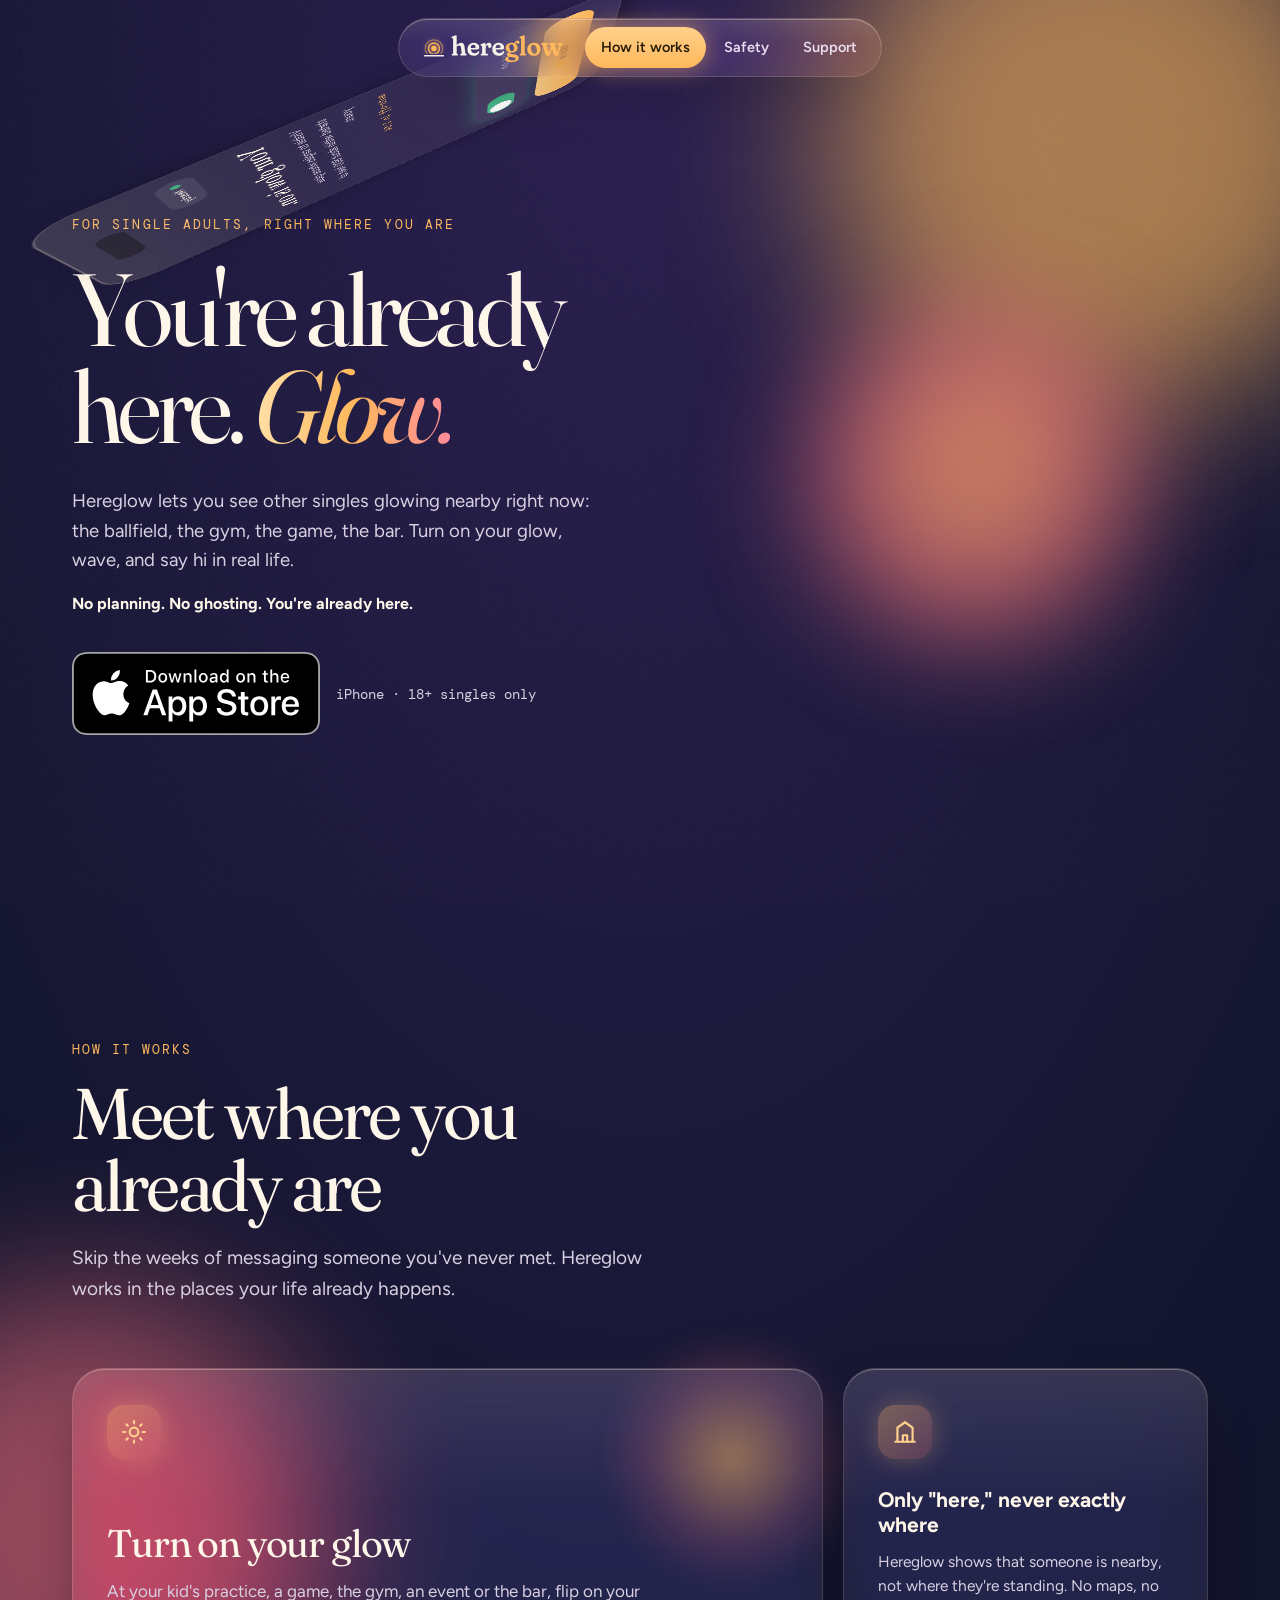
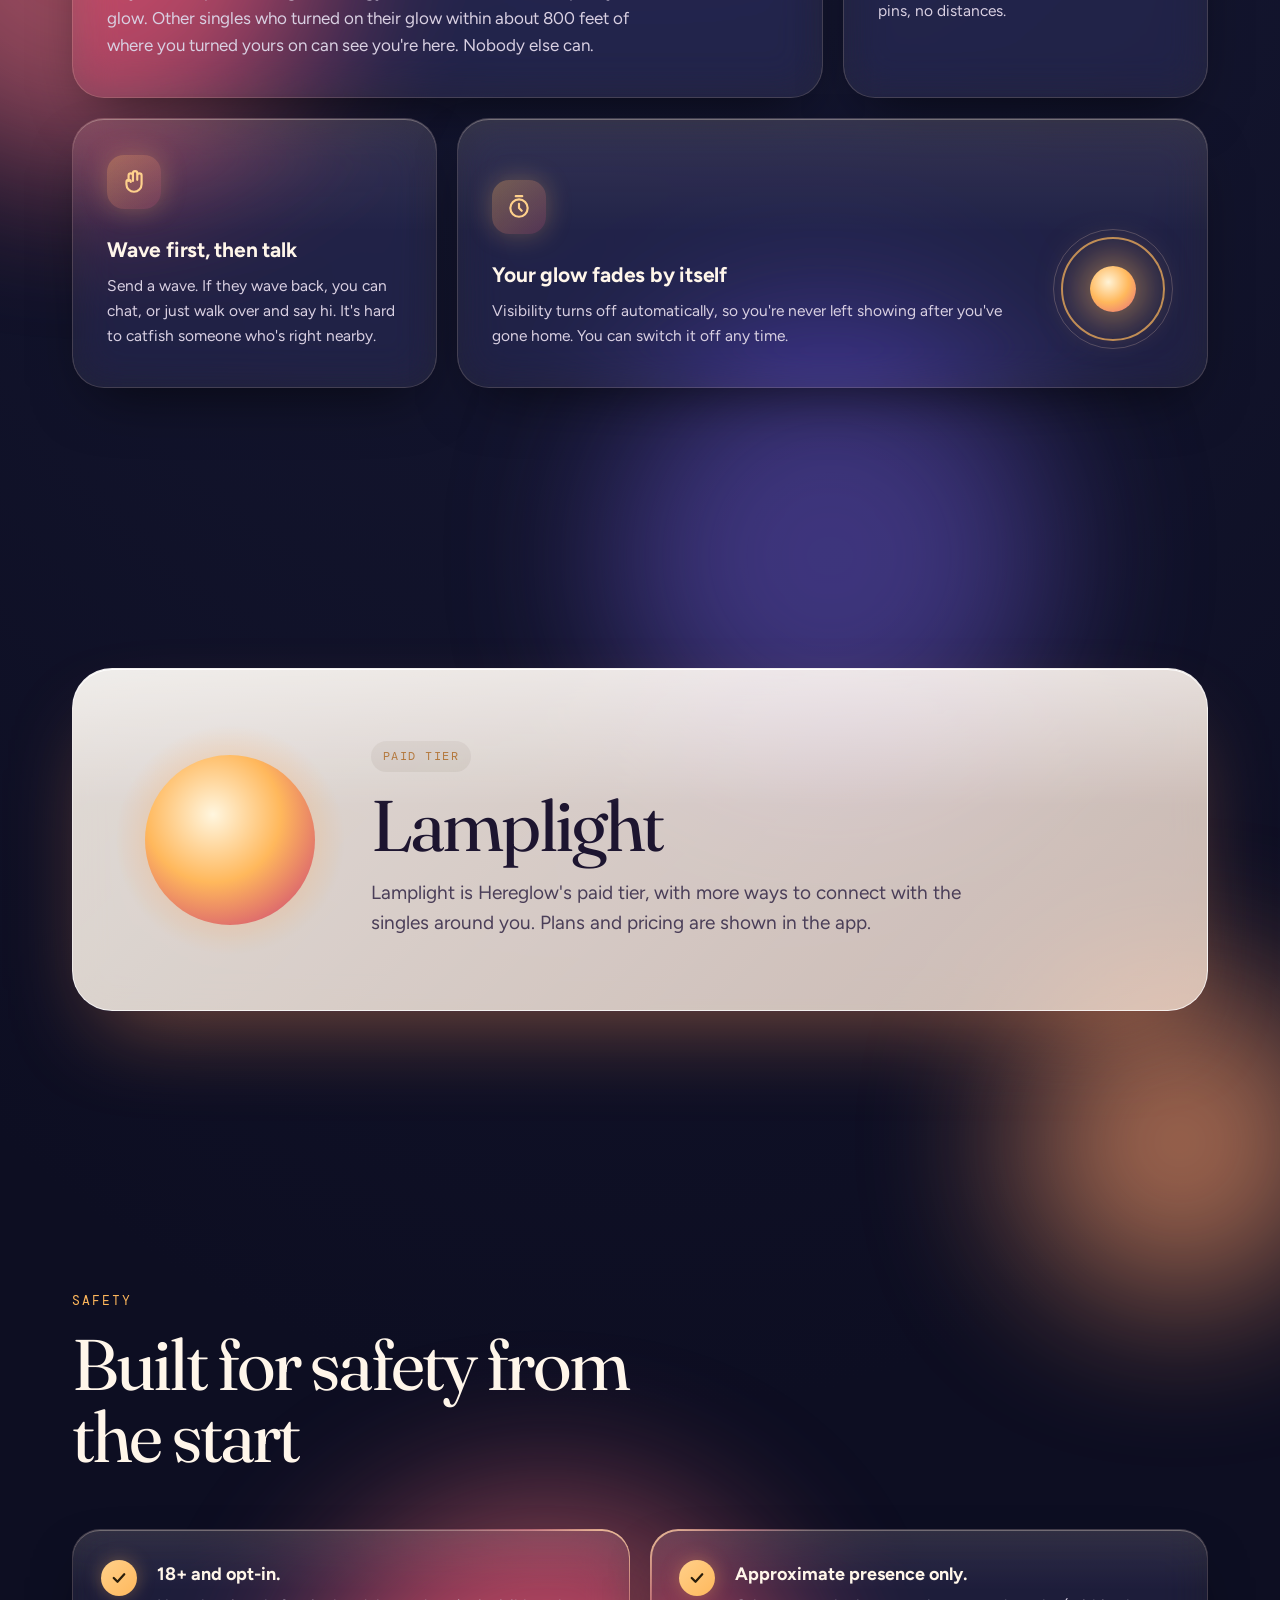
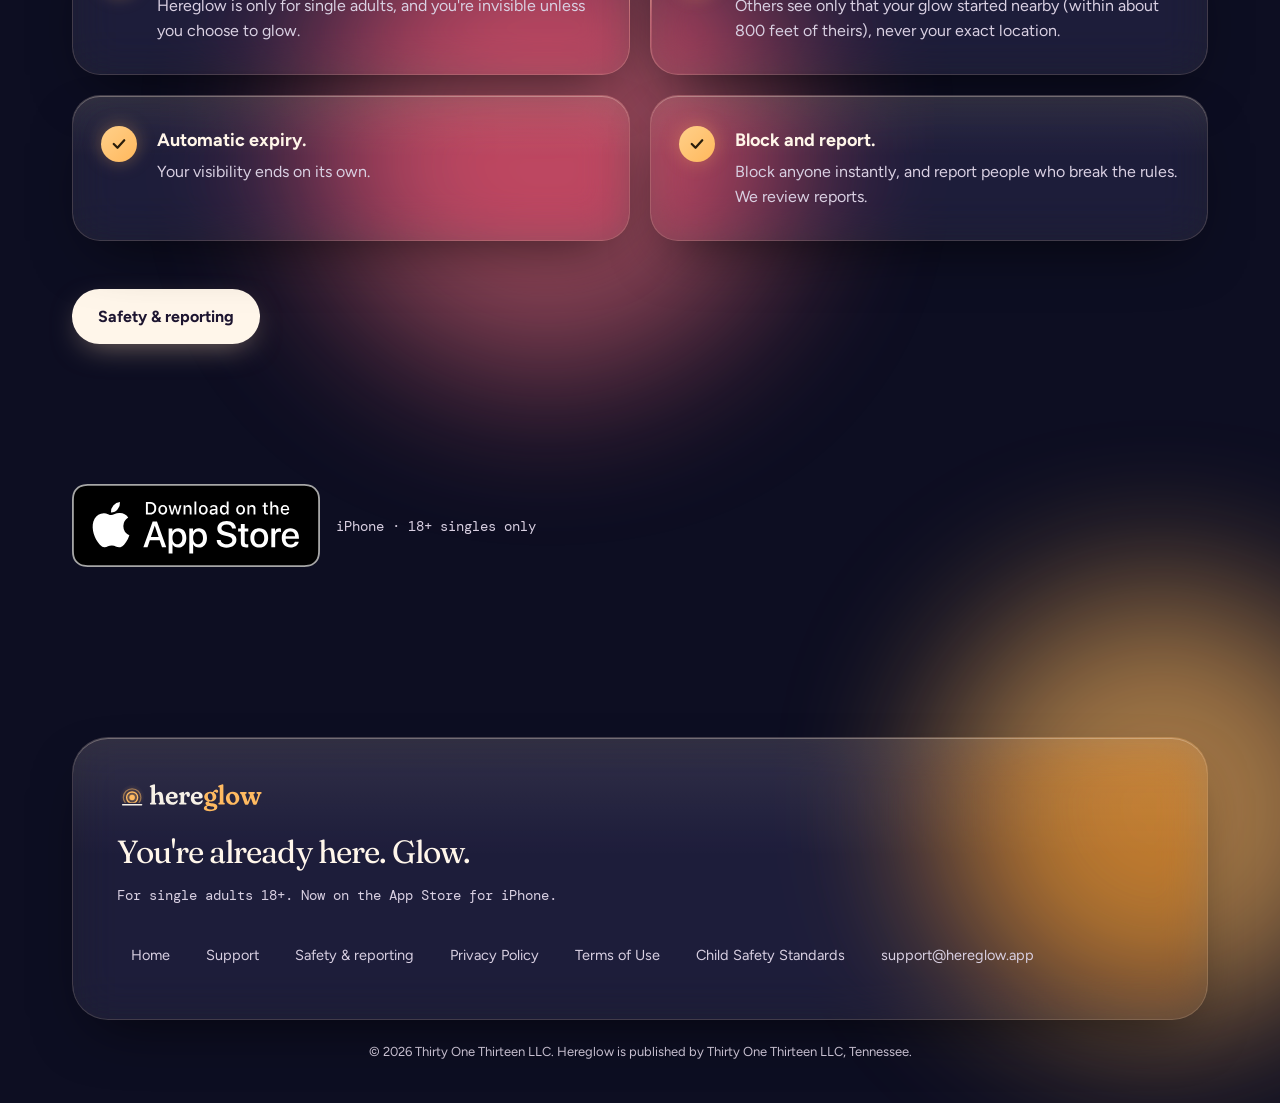
<file: index.html>
<!doctype html><html lang="en"><head><meta charset="utf-8">
<meta name="viewport" content="width=device-width, initial-scale=1">
<title>Hereglow: You're already here. Glow.</title>
<meta name="description" content="Hereglow is an opt-in iPhone app for single adults (18+) to see other singles glowing nearby right now, from the ballfield to the bar. No planning. No ghosting.">
<link rel="canonical" href="https://hereglow.app/">
<meta name="theme-color" content="#141630">
<meta name="apple-itunes-app" content="app-id=6829981714">
<meta property="og:type" content="website">
<meta property="og:site_name" content="Hereglow">
<meta property="og:title" content="Hereglow: You're already here. Glow.">
<meta property="og:description" content="Hereglow is an opt-in iPhone app for single adults (18+) to see other singles glowing nearby right now, from the ballfield to the bar. No planning. No ghosting.">
<meta property="og:url" content="https://hereglow.app/">
<meta property="og:image" content="https://hereglow.app/assets/og-image.png">
<meta property="og:image:width" content="1200">
<meta property="og:image:height" content="630">
<meta property="og:image:alt" content="The Hereglow app icon: a glowing dot in halo rings above a dusk horizon">
<meta name="twitter:card" content="summary_large_image">
<meta name="twitter:title" content="Hereglow: You're already here. Glow.">
<meta name="twitter:description" content="Hereglow is an opt-in iPhone app for single adults (18+) to see other singles glowing nearby right now, from the ballfield to the bar. No planning. No ghosting.">
<meta name="twitter:image" content="https://hereglow.app/assets/og-image.png">
<link rel="icon" href="/assets/hereglow-app-icon.svg" type="image/svg+xml">
<link rel="icon" href="/assets/favicon-32.png" sizes="32x32" type="image/png">
<link rel="apple-touch-icon" href="/assets/apple-touch-icon.png">
<link rel="preconnect" href="https://fonts.googleapis.com">
<link rel="preconnect" href="https://fonts.gstatic.com" crossorigin>
<link href="https://fonts.googleapis.com/css2?family=DM+Mono:wght@400;500&family=Figtree:wght@400;500;600;700;800&family=Fraunces:ital,opsz,wght,SOFT@0,9..144,500..600,100;1,9..144,500,100&display=swap" rel="stylesheet">
<style>
:root{--serif:"Fraunces","New York","Iowan Old Style",Georgia,serif;--sans:"Figtree",-apple-system,"SF Pro Text",system-ui,"Segoe UI",sans-serif;--mono:"DM Mono",ui-monospace,Menlo,monospace;
--bg:#141630;--tx:#FFF6EA;--tx2:#d9d0e2;--eye:#FFB85C;--amber:#FFB85C;--rose:#e66a7a;--ink:#2A1E0B;
--gl:rgba(255,236,220,.07);--glb:rgba(255,220,190,.16);--spec:rgba(255,240,220,.32);--mx:-999px;--my:-999px}
*{box-sizing:border-box;margin:0;padding:0}html{scroll-behavior:smooth}
body{font-family:var(--sans);color:var(--tx);background:var(--bg);overflow-x:hidden;line-height:1.6;-webkit-font-smoothing:antialiased;position:relative}
main,footer{overflow-x:clip}a{color:inherit;text-decoration:none}.wrap{max-width:1200px;margin:0 auto;padding:0 32px}
.skip{position:absolute;left:-999px}.skip:focus{left:12px;top:12px;z-index:99;background:#fff;color:#000;padding:8px 12px;border-radius:8px}
/* atmosphere */
.bgfx{position:absolute;inset:0;z-index:-2;overflow:hidden;background:radial-gradient(120% 70% at 50% 0%,#2c2052,#141630 55%,#0d0e22)}
.orb{position:absolute;border-radius:50%;filter:blur(80px);opacity:.62;will-change:transform;animation:drift 26s ease-in-out infinite alternate}
@keyframes drift{0%{transform:translate3d(0,0,0) scale(1)}50%{transform:translate3d(7vw,-5vh,0) scale(1.14)}100%{transform:translate3d(-6vw,6vh,0) scale(.94)}}
.grain{position:fixed;inset:0;z-index:-1;pointer-events:none;opacity:.05;background-image:url("data:image/svg+xml,%3Csvg xmlns='http://www.w3.org/2000/svg' width='140' height='140'%3E%3Cfilter id='n'%3E%3CfeTurbulence baseFrequency='.9' numOctaves='2'/%3E%3C/filter%3E%3Crect width='100%25' height='100%25' filter='url(%23n)'/%3E%3C/svg%3E")}
.cursorlight{position:fixed;left:0;top:0;width:520px;height:520px;margin:-260px 0 0 -260px;border-radius:50%;pointer-events:none;z-index:0;background:radial-gradient(circle,rgba(255,190,120,.13),transparent 62%);opacity:0;transition:opacity .6s;will-change:transform}
body.ptr .cursorlight{opacity:1}
/* glass */
.glass{background:var(--gl);-webkit-backdrop-filter:blur(22px) saturate(165%);backdrop-filter:blur(22px) saturate(165%);border:1px solid var(--glb);box-shadow:inset 0 1px 0 var(--spec),0 24px 60px -24px rgba(0,0,0,.65);position:relative}
.glass::before{content:"";position:absolute;inset:0;border-radius:inherit;background:linear-gradient(180deg,rgba(255,230,200,.09),transparent 42%);pointer-events:none}
.spot::after{content:"";position:absolute;inset:-1px;border-radius:inherit;padding:1.5px;pointer-events:none;
background:radial-gradient(260px circle at var(--lx,-999px) var(--ly,-999px),rgba(255,214,160,.95),rgba(255,140,150,.35) 40%,transparent 70%);
-webkit-mask:linear-gradient(#000 0 0) content-box,linear-gradient(#000 0 0);-webkit-mask-composite:xor;mask-composite:exclude}
/* nav */
header{position:fixed;top:18px;left:0;right:0;z-index:50;display:flex;justify-content:center;padding:0 14px;pointer-events:none;transition:transform .5s cubic-bezier(.2,.7,.2,1)}
.nav{pointer-events:auto;display:flex;align-items:center;gap:18px;border-radius:999px;padding:8px 8px 8px 20px;max-width:100%;transition:transform .5s cubic-bezier(.2,.7,.2,1),background .5s,-webkit-backdrop-filter .5s,backdrop-filter .5s,box-shadow .5s}
header.scrolled{transform:translateY(-8px)}
header.scrolled .nav{transform:scale(.93);background:rgba(30,22,52,.55);-webkit-backdrop-filter:blur(34px) saturate(180%);backdrop-filter:blur(34px) saturate(180%);box-shadow:inset 0 1px 0 var(--spec),0 18px 40px -14px rgba(0,0,0,.8)}
.brand{display:flex;align-items:center;gap:9px;font-weight:800;font-size:19px;letter-spacing:-.02em;white-space:nowrap}
.brand img{display:block;height:30px;width:auto}.flogo{display:block;margin-bottom:14px}.brand i{width:20px;height:20px;border-radius:50%;background:radial-gradient(circle at 35% 35%,#fff3d6,#FFB85C 50%,#e66a7a);box-shadow:0 0 16px rgba(255,184,92,.7)}
.links{list-style:none;display:flex;position:relative;gap:2px}
.links a{position:relative;z-index:1;display:block;padding:9px 16px;border-radius:999px;font-size:14.5px;font-weight:600;color:#e9def0;transition:color .3s}
.links a.on{color:var(--ink)}
.ind{position:absolute;top:0;left:0;height:100%;border-radius:999px;background:linear-gradient(180deg,#FFD08A,#FFB85C);box-shadow:0 0 24px rgba(255,184,92,.6);transition:left .5s cubic-bezier(.5,1.5,.4,1),width .5s cubic-bezier(.5,1.5,.4,1);z-index:0}
/* hero */
.hero{min-height:100vh;display:flex;align-items:center;padding:130px 0 80px;position:relative}
.venuefx{position:absolute;inset:0;pointer-events:none;overflow:hidden;z-index:0}
.vd{position:absolute;width:var(--s);height:var(--s);border-radius:50%;background:radial-gradient(circle,#fff1d6,#FFB85C 45%,rgba(255,184,92,0) 72%);box-shadow:0 0 14px 3px rgba(255,184,92,.35);opacity:0;will-change:transform,opacity;animation:vd var(--d) ease-in-out var(--dl) infinite}
.vd.r{background:radial-gradient(circle,#ffe3e6,#ff8a9a 45%,rgba(255,138,154,0) 72%);box-shadow:0 0 14px 3px rgba(255,138,154,.3)}
@keyframes vd{0%{opacity:0;transform:translate3d(0,0,0) scale(.6)}20%{opacity:var(--o)}50%{transform:translate3d(var(--dx),var(--dy),0) scale(1)}80%{opacity:var(--o)}100%{opacity:0;transform:translate3d(calc(var(--dx)*1.6),calc(var(--dy)*.4),0) scale(.7)}}
.hero-grid{position:relative;z-index:1;display:grid;grid-template-columns:1.15fr .85fr;gap:40px;align-items:center}
.eyebrow{font-family:var(--mono);font-size:13px;letter-spacing:.16em;text-transform:uppercase;color:var(--eye);margin-bottom:26px}
h1{font-family:var(--serif);font-weight:400;font-size:clamp(52px,8vw,124px);line-height:.94;letter-spacing:-.045em;margin-bottom:32px}
h1 .w{display:inline-block;opacity:0;filter:blur(14px);transform:translate3d(0,.25em,0);animation:wr 1.1s cubic-bezier(.2,.7,.2,1) forwards;animation-delay:calc(var(--i)*140ms + 250ms)}
@keyframes wr{to{opacity:1;filter:blur(0);transform:none}}
h1 em{font-style:italic;position:relative;display:inline-block;padding-right:.06em}
h1 em .gt{background:linear-gradient(90deg,#FFE0A8,#FFB85C 50%,#ff8a9a);-webkit-background-clip:text;background-clip:text;color:transparent}
h1 em .gg{position:absolute;inset:-.1em -.2em;background:radial-gradient(closest-side,rgba(255,184,92,.55),transparent);filter:blur(22px);z-index:-1;opacity:0;animation:breath 4.5s ease-in-out 1.6s infinite}
@keyframes breath{0%,100%{opacity:.35;transform:scale(.92)}50%{opacity:.95;transform:scale(1.08)}}
.lede{font-size:clamp(17px,1.45vw,20px);color:var(--tx2);max-width:540px;margin-bottom:16px}
.support-line{font-weight:700;margin-bottom:36px}
.fadein{opacity:0;transform:translateY(14px);animation:fi 1s cubic-bezier(.2,.7,.2,1) forwards}
@keyframes fi{to{opacity:1;transform:none}}
.launch{display:flex;flex-wrap:wrap;align-items:center;gap:16px}
.pill{display:inline-flex;align-items:center;gap:10px;padding:15px 24px;border-radius:999px;font-weight:700;font-size:15.5px;background:linear-gradient(180deg,#FFD08A,#FFB85C);color:var(--ink);box-shadow:0 10px 40px -8px rgba(255,184,92,.7);transition:transform .3s}
.pill:hover{transform:translateY(-3px)}
.dot{width:9px;height:9px;border-radius:50%;background:#3DAA7D;animation:pulse 2s infinite}
@keyframes pulse{0%{box-shadow:0 0 0 0 rgba(61,170,125,.8)}100%{box-shadow:0 0 0 12px rgba(61,170,125,0)}}
.small{font-size:14px;color:var(--tx2);font-family:var(--mono)}
.art{position:relative;display:grid;place-items:center;height:600px;perspective:1100px}
.ring{position:absolute;border-radius:50%;border:1.5px solid rgba(255,184,92,.5);width:270px;height:270px;opacity:0;animation:ring 5.4s cubic-bezier(.2,.6,.3,1) infinite}
.ring:nth-child(2){animation-delay:1.8s}.ring:nth-child(3){animation-delay:3.6s}
@keyframes ring{0%{transform:scale(.8);opacity:.85}100%{transform:scale(2.2);opacity:0}}
.wavering{position:absolute;width:270px;height:270px;border-radius:50%;border:2px solid rgba(255,138,154,.8);box-shadow:0 0 30px rgba(255,138,154,.5);opacity:0}
.wavering.go{animation:wv 1.6s cubic-bezier(.1,.6,.3,1)}
@keyframes wv{0%{transform:scale(.9);opacity:.9}100%{transform:scale(2.6);opacity:0}}
.halo{position:absolute;width:400px;height:400px;border-radius:50%;background:radial-gradient(circle,#FFB85C,#e66a7a 45%,transparent 70%);filter:blur(55px);opacity:.75}
.tilt{transform-style:preserve-3d;will-change:transform}
.phone{width:276px;height:552px;border-radius:48px;padding:30px 22px;display:flex;flex-direction:column;gap:12px;animation:float 7s ease-in-out infinite;overflow:hidden}
@keyframes float{50%{transform:translate3d(0,-14px,0)}}
.notch{width:90px;height:26px;border-radius:20px;background:rgba(0,0,0,.4);margin:0 auto 30px}
.venue{align-self:flex-start;display:inline-flex;gap:8px;align-items:center;font-family:var(--mono);font-size:12px;padding:7px 12px;border-radius:99px;background:rgba(255,255,255,.09)}
.ptitle{font-family:var(--serif);font-size:31px;line-height:1.05;margin-top:22px}
.psub{color:var(--tx2);font-size:14.5px}
.timer{font-family:var(--mono);font-size:12px;color:var(--eye);font-variant-numeric:tabular-nums}
.prow{margin-top:auto;display:flex;justify-content:space-between;align-items:center;padding:14px 16px;border-radius:22px;background:rgba(255,255,255,.09)}
.prow b{font-size:15px}
.toggle{width:54px;height:32px;border-radius:99px;background:rgba(255,255,255,.18);position:relative;overflow:hidden}
.toggle::before{content:"";position:absolute;inset:0;border-radius:inherit;background:linear-gradient(90deg,#3DAA7D,#5fd3a0);opacity:0;transition:opacity .5s}
.toggle span{position:absolute;left:3px;top:3px;width:26px;height:26px;border-radius:50%;background:#fff;box-shadow:0 2px 6px rgba(0,0,0,.3);transition:transform .55s cubic-bezier(.5,1.6,.4,1)}
.toggle.on::before{opacity:1}.toggle.on span{transform:translateX(22px)}
.prow{transition:box-shadow .6s}.prow.on{box-shadow:0 0 26px rgba(95,211,160,.35)}
.wave{position:relative;text-align:center;padding:14px;border-radius:22px;font-weight:700;background:linear-gradient(180deg,#FFD08A,#FFB85C);color:var(--ink);overflow:hidden}
.wave .hand{display:inline-block;transform-origin:70% 80%}
.wave.go .hand{animation:hand 1.2s ease-in-out}
@keyframes hand{20%,60%{transform:rotate(18deg)}40%,80%{transform:rotate(-10deg)}}
.wave::after{content:"";position:absolute;left:50%;top:50%;width:40px;height:40px;margin:-20px;border-radius:50%;background:rgba(255,255,255,.6);opacity:0;transform:scale(0)}
.wave.go::after{animation:rip 1s ease-out}
@keyframes rip{0%{opacity:.7;transform:scale(0)}100%{opacity:0;transform:scale(7)}}
.ptitle,.psub,.timer{transition:opacity .6s}.phone:not(.live) .ptitle,.phone:not(.live) .timer{opacity:.35}
/* sections */
.section{padding:140px 0;position:relative}
.kicker{font-family:var(--mono);font-size:12.5px;letter-spacing:.16em;text-transform:uppercase;color:var(--eye);margin-bottom:18px;display:block}
h2{font-family:var(--serif);font-weight:400;font-size:clamp(40px,5.6vw,76px);line-height:1;letter-spacing:-.04em;margin-bottom:22px;max-width:14ch}
.section-lede{font-size:19px;color:var(--tx2);max-width:600px;margin-bottom:64px}
.bento{display:grid;grid-template-columns:repeat(6,1fr);gap:20px}
.feature{border-radius:32px;padding:36px 34px 38px;transition:transform .5s cubic-bezier(.2,.7,.2,1),box-shadow .5s,border-color .5s;transform-style:preserve-3d}
.feature:nth-child(1){grid-column:span 4;min-height:330px;display:flex;flex-direction:column;justify-content:flex-end}
.feature:nth-child(2){grid-column:span 2}
.feature:nth-child(3){grid-column:span 2}
.feature:nth-child(4){grid-column:span 4;display:grid;grid-template-columns:1fr auto;gap:30px;align-items:end}
.feature.in:hover{box-shadow:inset 0 1px 0 var(--spec),0 40px 80px -24px rgba(255,150,90,.4);border-color:rgba(255,200,140,.35)}
.ico{width:54px;height:54px;border-radius:17px;display:grid;place-items:center;margin-bottom:28px;background:linear-gradient(135deg,rgba(255,184,92,.35),rgba(230,106,122,.25));box-shadow:0 0 26px rgba(255,184,92,.3)}
.ico svg{width:26px;height:26px;stroke:#FFD08A;fill:none;stroke-width:2;stroke-linecap:round;stroke-linejoin:round}
.feature:nth-child(1) .ico{margin-bottom:auto}
.feature:nth-child(1) h3{font-family:var(--serif);font-weight:400;font-size:clamp(30px,3vw,40px);letter-spacing:-.03em;margin-top:40px}
.feature:nth-child(1) p{font-size:17px;max-width:540px}
h3{font-size:21px;font-weight:700;letter-spacing:-.01em;margin-bottom:12px;line-height:1.2}
.feature p{color:var(--tx2);font-size:15.5px}
.bigglow{position:absolute;right:-40px;top:-40px;width:260px;height:260px;border-radius:50%;background:radial-gradient(circle,rgba(255,184,92,.5),rgba(230,106,122,.18) 45%,transparent 70%);filter:blur(10px);pointer-events:none;animation:breath 6s ease-in-out infinite}
.fadeloop{position:relative;width:120px;height:120px;display:grid;place-items:center}
.fadeloop i{position:absolute;inset:0;border-radius:50%;border:1px solid rgba(255,220,190,.22)}
.fadeloop b{width:46px;height:46px;border-radius:50%;background:radial-gradient(circle at 40% 35%,#fff3d6,#FFB85C 50%,#e66a7a);box-shadow:0 0 40px 10px rgba(255,184,92,.55);animation:fadeg 5s ease-in-out infinite}
.fadeloop s{position:absolute;inset:8px;border-radius:50%;border:2px solid rgba(255,184,92,.7);animation:fader 5s ease-in-out infinite}
@keyframes fadeg{0%{opacity:0;transform:scale(.6)}12%{opacity:1;transform:scale(1)}65%{opacity:.85;transform:scale(1)}92%,100%{opacity:0;transform:scale(.5)}}
@keyframes fader{0%{opacity:0;transform:scale(.7)}12%{opacity:1;transform:scale(1)}92%,100%{opacity:0;transform:scale(1.25)}}
/* lamplight: light frosted panel */
.lampbox{border-radius:40px;padding:72px;display:grid;grid-template-columns:auto 1fr;gap:56px;align-items:center;overflow:hidden;background:linear-gradient(135deg,rgba(255,248,238,.88),rgba(255,232,214,.78));border:1px solid rgba(255,255,255,.7);box-shadow:inset 0 1px 0 #fff,0 40px 90px -30px rgba(255,150,90,.45);color:#241a35}
.lampbox::before{background:linear-gradient(180deg,rgba(255,255,255,.5),transparent 40%)}
.lampbox h2{color:#1d1530;margin-bottom:16px}.lampbox p{font-size:19px;color:#4a3e58;max-width:620px}
.lampbox .tag2{background:rgba(42,30,11,.07);color:#a35a12}
.lampwrap{position:relative;width:170px;height:170px}
.lamp{position:absolute;inset:0;border-radius:50%;background:radial-gradient(circle at 40% 35%,#fff6df,#FFB85C 45%,#d9606f 82%)}
.lampglow{position:absolute;inset:-40px;border-radius:50%;background:radial-gradient(circle,rgba(255,170,90,.75),transparent 65%);animation:flick 6s linear infinite}
@keyframes flick{0%,100%{opacity:.85;transform:scale(1)}8%{opacity:.7}10%{opacity:.9}30%{opacity:.78;transform:scale(1.04)}33%{opacity:.92}55%{opacity:.8;transform:scale(.98)}57%{opacity:.68}59%{opacity:.88}80%{opacity:.95;transform:scale(1.05)}}
.lamp{animation:lampb 6s ease-in-out infinite}@keyframes lampb{50%{transform:scale(1.04)}}
.tag2{display:inline-block;font-family:var(--mono);font-size:12px;letter-spacing:.12em;text-transform:uppercase;padding:6px 12px;border-radius:99px;background:rgba(255,255,255,.09);margin-bottom:18px;color:var(--eye)}
.checks{list-style:none;display:grid;grid-template-columns:repeat(2,1fr);gap:20px;margin:56px 0 48px}
.checks li{border-radius:28px;padding:30px 30px 30px 84px;color:var(--tx2);font-size:16px;transition:transform .5s cubic-bezier(.2,.7,.2,1)}
.checks li .ck{position:absolute;left:28px;top:30px;width:36px;height:36px;border-radius:50%;background:linear-gradient(135deg,#FFD08A,#FFB85C);box-shadow:0 0 18px rgba(255,184,92,.35);display:grid;place-items:center}
.checks li .ck svg{width:18px;height:18px;fill:none;stroke:#2A1E0B;stroke-width:3;stroke-linecap:round;stroke-linejoin:round}
.checks strong{display:block;color:var(--tx);font-size:18px;margin-bottom:4px}
.btn{display:inline-flex;padding:15px 26px;border-radius:999px;font-weight:700;background:#FFF6EA;color:#1d1530;box-shadow:0 10px 30px -10px rgba(255,220,180,.5);transition:transform .3s,box-shadow .3s}
.btn:hover{transform:translateY(-3px);box-shadow:0 16px 40px -10px rgba(255,200,140,.7)}
footer{padding:30px 0 40px}
.foot{border-radius:36px;padding:44px;display:flex;justify-content:space-between;gap:30px;flex-wrap:wrap}
.tag{font-family:var(--serif);font-size:32px;letter-spacing:-.03em;margin-bottom:6px}
.foot ul{list-style:none;display:flex;flex-wrap:wrap;gap:6px 8px;align-items:center}
.foot ul a{display:block;padding:8px 14px;border-radius:99px;font-size:14.5px;color:var(--tx2);transition:background .3s,color .3s}
.foot ul a:hover{background:rgba(255,255,255,.09);color:var(--tx)}
.copy{font-size:13px;color:var(--tx2);margin-top:22px;text-align:center}
.rv{opacity:0;transform:translate3d(0,36px,0) scale(.98);transition:opacity 1s ease,transform 1.1s cubic-bezier(.2,.7,.2,1)}
.rv.in{opacity:1;transform:none}
.feature.in{transition:transform .5s cubic-bezier(.2,.7,.2,1),box-shadow .5s,border-color .5s,opacity 1s}
@media(max-width:1000px){.hero-grid{grid-template-columns:1fr}.art{height:560px}.bento{grid-template-columns:repeat(2,1fr)}.feature:nth-child(n){grid-column:span 2}.feature:nth-child(2),.feature:nth-child(3){grid-column:span 1}}
@media(max-width:640px){.wrap{padding:0 18px}.nav{gap:6px;padding:6px 6px 6px 14px}.brand{font-size:16px}.brand img{display:block;height:30px;width:auto}.flogo{display:block;margin-bottom:14px}.brand img{height:22px}.links a{white-space:nowrap}.links a{padding:8px 9px;font-size:12.5px}
.hero{padding-top:116px}h1{font-size:clamp(50px,15vw,64px)}.bento,.checks{grid-template-columns:1fr}.feature:nth-child(n){grid-column:auto}.feature:nth-child(4){grid-template-columns:1fr}.feature:nth-child(1){min-height:0}.fadeloop{width:90px;height:90px}
.lampbox{grid-template-columns:1fr;padding:40px 28px;gap:30px}.lampwrap{width:110px;height:110px}.section{padding:84px 0}.section-lede{margin-bottom:40px}.art{height:500px}.phone{transform:scale(.88)}.tilt{transform:scale(.9)!important}.foot{padding:30px}.cursorlight{display:none}.orb{opacity:.42}}
@media(prefers-reduced-motion:reduce){*,*::before,*::after{animation:none!important;transition:none!important}.rv,.fadein,h1 .w{opacity:1!important;transform:none!important;filter:none!important}
h1 em .gg{opacity:.6}.vd{opacity:.35}.fadeloop b,.fadeloop s{opacity:1}.lampglow{opacity:.85}.cursorlight{display:none}}
.app-store-badge{display:inline-block;line-height:0;flex:none}
.app-store-badge img{display:block;width:auto;height:83px}
.app-store-badge:focus-visible{outline:3px solid var(--amber);outline-offset:6px;border-radius:16px}
.download-cta{padding-top:0}
.download-cta .wrap{display:flex;flex-wrap:wrap;align-items:center;gap:16px}
</style></head><body>
<a class="skip" href="#main">Skip to content</a>
<div class="bgfx" aria-hidden="true"><div class="orb" style="width:560px;height:560px;background:#FFB85C;top:-140px;right:-100px"></div><div class="orb" style="width:480px;height:480px;background:#e66a7a;top:30%;left:-160px;animation-delay:-7s;animation-duration:30s"></div><div class="orb" style="width:440px;height:440px;background:#5A4BB0;top:45%;right:18%;animation-delay:-13s"></div><div class="orb" style="width:320px;height:320px;background:#ff9f6b;top:60%;right:-60px;animation-delay:-3s;animation-duration:22s"></div><div class="orb" style="top:72%;left:24%;width:480px;height:480px;background:#e66a7a;animation-delay:-9s"></div><div class="orb" style="top:88%;right:-100px;width:440px;height:440px;background:#FFB85C;animation-delay:-2s"></div></div>
<div class="grain" aria-hidden="true"></div><div class="cursorlight" aria-hidden="true"></div>
<header class="site-header"><nav class="nav glass spot" aria-label="Main"><a class="brand" href="/" aria-label="Hereglow home"><img src="/assets/hereglow-lockup-dark-transparent.svg" alt="Hereglow" width="149" height="30"></a>
<ul class="links"><span class="ind"></span><li><a href="/#how">How it works</a></li><li><a href="/#safety">Safety</a></li><li><a href="/support.html">Support</a></li></ul></nav></header>
<main id="main"><section class="hero"><div class="venuefx" aria-hidden="true"></div><div class="wrap hero-grid"><div>
<p class="eyebrow fadein" style="animation-delay:.1s">For single adults, right where you are</p>
<h1 aria-label="You're already here. Glow."><span aria-hidden="true"><span class="w" style="--i:0">You're</span> <span class="w" style="--i:1">already</span> <span class="w" style="--i:2">here.</span> <em class="w" style="--i:3.6"><span class="gg"></span><span class="gt">Glow.</span></em></span></h1>
<p class="lede fadein" style="animation-delay:1.1s">Hereglow lets you see other singles glowing nearby right now: the ballfield, the gym, the game, the bar. Turn on your glow, wave, and say hi in real life.</p>
<p class="support-line fadein" style="animation-delay:1.25s">No planning. No ghosting. You're already here.</p>
<div class="launch fadein" style="animation-delay:1.4s">
<a class="app-store-badge" href="https://apps.apple.com/us/app/hereglow-meet-singles-here/id6829981714"><img src="/assets/download-on-the-app-store-black.svg" alt="Download on the App Store" width="120" height="40"></a>
<span class="small">iPhone · 18+ singles only</span></div></div>
<div class="art fadein" aria-hidden="true" style="animation-delay:.5s"><div class="ring"></div><div class="ring"></div><div class="ring"></div><div class="wavering"></div><div class="halo"></div>
<div class="tilt"><div class="phone glass spot"><div class="notch"></div><span class="venue"><span class="dot"></span>Nearby</span><p class="ptitle">Your glow is on.</p><p class="psub">Visible to singles whose glow started within about 800 feet of yours.</p><span class="timer">auto-off in <span id="cd">1:59</span></span>
<div class="prow"><b>Glow on</b><div class="toggle"><span></span></div></div><div class="wave">Wave <span class="hand">👋</span></div></div></div></div></div></section>
<section id="how" class="section"><div class="wrap"><span class="kicker rv">How it works</span><h2 class="rv">Meet where you already are</h2><p class="section-lede rv">Skip the weeks of messaging someone you've never met. Hereglow works in the places your life already happens.</p><div class="bento">
<article class="feature glass spot rv"><div class="bigglow" aria-hidden="true"></div><div class="ico"><svg viewBox="0 0 24 24"><circle cx="12" cy="12" r="4"/><path d="M12 2v2M12 20v2M4.9 4.9l1.4 1.4M17.7 17.7l1.4 1.4M2 12h2M20 12h2M4.9 19.1l1.4-1.4M17.7 6.3l1.4-1.4"/></svg></div><h3>Turn on your glow</h3><p>At your kid's practice, a game, the gym, an event or the bar, flip on your glow. Other singles who turned on their glow within about 800 feet of where you turned yours on can see you're here. Nobody else can.</p></article>
<article class="feature glass spot rv" style="transition-delay:110ms"><div class="ico"><svg viewBox="0 0 24 24"><path d="M3 21h18M5 21V8l7-5 7 5v13"/><path d="M10 21v-6h4v6"/></svg></div><h3>Only "here," never exactly where</h3><p>Hereglow shows that someone is nearby, not where they're standing. No maps, no pins, no distances.</p></article>
<article class="feature glass spot rv" style="transition-delay:60ms"><div class="ico"><svg viewBox="0 0 24 24"><path d="M7 11V6a2 2 0 0 1 4 0v5M11 10V4a2 2 0 0 1 4 0v6M15 10V6a2 2 0 0 1 4 0v8a7 7 0 0 1-14 0v-2a2 2 0 0 1 4 0"/></svg></div><h3>Wave first, then talk</h3><p>Send a wave. If they wave back, you can chat, or just walk over and say hi. It's hard to catfish someone who's right nearby.</p></article>
<article class="feature glass spot rv" style="transition-delay:170ms"><div><div class="ico"><svg viewBox="0 0 24 24"><circle cx="12" cy="13" r="8"/><path d="M12 9v4l2.5 2.5M9 2h6"/></svg></div><h3>Your glow fades by itself</h3><p>Visibility turns off automatically, so you're never left showing after you've gone home. You can switch it off any time.</p></div><div class="fadeloop" aria-hidden="true"><i></i><s></s><b></b></div></article></div></div></section>
<section class="section lamplight"><div class="wrap"><div class="lampbox glass rv"><div class="lampwrap" aria-hidden="true"><div class="lampglow"></div><div class="lamp"></div></div><div><span class="tag2">Paid tier</span><h2>Lamplight</h2><p>Lamplight is Hereglow's paid tier, with more ways to connect with the singles around you. Plans and pricing are shown in the app.</p></div></div></div></section>
<section id="safety" class="section safety"><div class="wrap"><span class="kicker rv">Safety</span><h2 class="rv">Built for safety from the start</h2><ul class="checks">
<li class="glass spot rv"><span class="ck" aria-hidden="true"><svg viewBox="0 0 24 24"><path d="M5 12l5 5 9-10"/></svg></span><strong>18+ and opt-in.</strong> Hereglow is only for single adults, and you're invisible unless you choose to glow.</li>
<li class="glass spot rv" style="transition-delay:100ms"><span class="ck" aria-hidden="true"><svg viewBox="0 0 24 24"><path d="M5 12l5 5 9-10"/></svg></span><strong>Approximate presence only.</strong> Others see only that your glow started nearby (within about 800 feet of theirs), never your exact location.</li>
<li class="glass spot rv"><span class="ck" aria-hidden="true"><svg viewBox="0 0 24 24"><path d="M5 12l5 5 9-10"/></svg></span><strong>Automatic expiry.</strong> Your visibility ends on its own.</li>
<li class="glass spot rv" style="transition-delay:100ms"><span class="ck" aria-hidden="true"><svg viewBox="0 0 24 24"><path d="M5 12l5 5 9-10"/></svg></span><strong>Block and report.</strong> Block anyone instantly, and report people who break the rules. We review reports.</li></ul>
<p class="rv"><a class="btn" href="/support.html#safety">Safety &amp; reporting</a></p></div></section>
<section class="section download-cta" aria-label="Download Hereglow"><div class="wrap">
<a class="app-store-badge" href="https://apps.apple.com/us/app/hereglow-meet-singles-here/id6829981714"><img src="/assets/download-on-the-app-store-black.svg" alt="Download on the App Store" width="120" height="40"></a>
<span class="small">iPhone · 18+ singles only</span>
</div></section></main>
<footer class="site-footer"><div class="wrap"><div class="foot glass spot"><div><img class="flogo" src="/assets/hereglow-lockup-dark-transparent.svg" alt="Hereglow" width="149" height="30"><p class="tag">You're already here. Glow.</p><p class="small">For single adults 18+. Now on the App Store for iPhone.</p></div>
<nav aria-label="Footer"><ul><li><a href="/">Home</a></li><li><a href="/support.html">Support</a></li><li><a href="/support.html#safety">Safety &amp; reporting</a></li><li><a href="/privacy.html">Privacy Policy</a></li><li><a href="/terms.html">Terms of Use</a></li><li><a href="/child-safety.html">Child Safety Standards</a></li><li><a href="mailto:support@hereglow.app">support@hereglow.app</a></li></ul></nav></div>
<p class="copy">&copy; 2026 Thirty One Thirteen LLC. Hereglow is published by Thirty One Thirteen LLC, Tennessee.</p></div></footer>
<script>
(()=>{const RM=matchMedia('(prefers-reduced-motion: reduce)').matches,ALL=location.search.includes('all'),fine=matchMedia('(pointer:fine)').matches;
const $=s=>document.querySelector(s),$$=s=>[...document.querySelectorAll(s)];
// nav pill + shrink
const hd=$('header'),ind=$('.ind'),ls=$$('.links a');let cur=ls[0];
const mv=a=>{ind.style.left=a.offsetLeft+'px';ind.style.width=a.offsetWidth+'px';ls.forEach(x=>x.classList.toggle('on',x===a))};
const onScroll=()=>{const y=scrollY+innerHeight*.45,s=$('#safety').offsetTop;cur=y>s?ls[1]:ls[0];mv(cur);hd.classList.toggle('scrolled',scrollY>40)};
ls.forEach(a=>{a.addEventListener('mouseenter',()=>mv(a));a.addEventListener('focus',()=>mv(a))});$('.links').addEventListener('mouseleave',()=>mv(cur));
addEventListener('scroll',onScroll,{passive:true});addEventListener('resize',onScroll);requestAnimationFrame(onScroll);
// reveals
const io=new IntersectionObserver(e=>e.forEach(x=>{if(x.isIntersecting){x.target.classList.add('in');io.unobserve(x.target)}}),{threshold:.12});
$$('.rv').forEach(el=>RM||ALL?el.classList.add('in'):io.observe(el));
// venue dots
const vf=$('.venuefx'),N=innerWidth<640?10:20;
for(let i=0;i<N;i++){const d=document.createElement('span');d.className='vd'+(Math.random()<.35?' r':'');const st=d.style;
st.left=(4+Math.random()*92)+'%';st.top=(8+Math.random()*84)+'%';st.setProperty('--s',(5+Math.random()*7).toFixed(1)+'px');
st.setProperty('--d',(9+Math.random()*9).toFixed(1)+'s');st.setProperty('--dl',(-Math.random()*14).toFixed(1)+'s');st.setProperty('--o',(.35+Math.random()*.5).toFixed(2));
st.setProperty('--dx',((Math.random()-.5)*90).toFixed(0)+'px');st.setProperty('--dy',((Math.random()-.5)*70).toFixed(0)+'px');vf.appendChild(d)}
// phone: toggle, countdown, wave
const tg=$('.toggle'),pr=$('.prow'),ph=$('.phone'),cd=$('#cd');
const on=()=>{tg.classList.add('on');pr.classList.add('on');ph.classList.add('live')};
if(RM||ALL)on();else setTimeout(on,1500);
let t=119;if(!RM)setInterval(()=>{t=t<=0?119:t-1;cd.textContent=Math.floor(t/60)+':'+String(t%60).padStart(2,'0')},1000);
if(!RM){const wv=$('.wave'),wr=$('.wavering');const fire=()=>{[wv,wr].forEach(e=>{e.classList.remove('go');void e.offsetWidth;e.classList.add('go')})};setTimeout(()=>{fire();setInterval(fire,5000)},2800)}
// pointer: parallax tilt, cursor light, border spotlight
if(!RM&&fine){const tilt=$('.tilt'),cl=$('.cursorlight'),spots=$$('.spot');let tx=0,ty=0,cx=0,cy=0,px=innerWidth/2,py=innerHeight/2,lx=px,ly=py,dirty=true;
addEventListener('pointermove',e=>{px=e.clientX;py=e.clientY;document.body.classList.add('ptr');dirty=true},{passive:true});
document.addEventListener('pointerleave',()=>document.body.classList.remove('ptr'));
const loop=()=>{tx=(px/innerWidth-.5);ty=(py/innerHeight-.5);cx+=(tx-cx)*.06;cy+=(ty-cy)*.06;
tilt.style.transform=`translate3d(${cx*-18}px,${cy*-14}px,0) rotateY(${cx*14}deg) rotateX(${cy*-10}deg)`;
lx+=(px-lx)*.18;ly+=(py-ly)*.18;cl.style.transform=`translate3d(${lx}px,${ly}px,0)`;
if(dirty){spots.forEach(s=>{const r=s.getBoundingClientRect();if(r.bottom<-200||r.top>innerHeight+200)return;s.style.setProperty('--lx',(px-r.left)+'px');s.style.setProperty('--ly',(py-r.top)+'px')});dirty=false}
requestAnimationFrame(loop)};requestAnimationFrame(loop);addEventListener('scroll',()=>dirty=true,{passive:true});
// bento hover tilt
$$('.feature').forEach(f=>{f.addEventListener('pointermove',e=>{if(!f.classList.contains('in'))return;const r=f.getBoundingClientRect(),x=(e.clientX-r.left)/r.width-.5,y=(e.clientY-r.top)/r.height-.5;
f.style.transform=`perspective(900px) translate3d(0,-8px,0) rotateX(${y*-5}deg) rotateY(${x*6}deg)`});f.addEventListener('pointerleave',()=>f.style.transform='')})}
})();
</script></body></html>
</file>
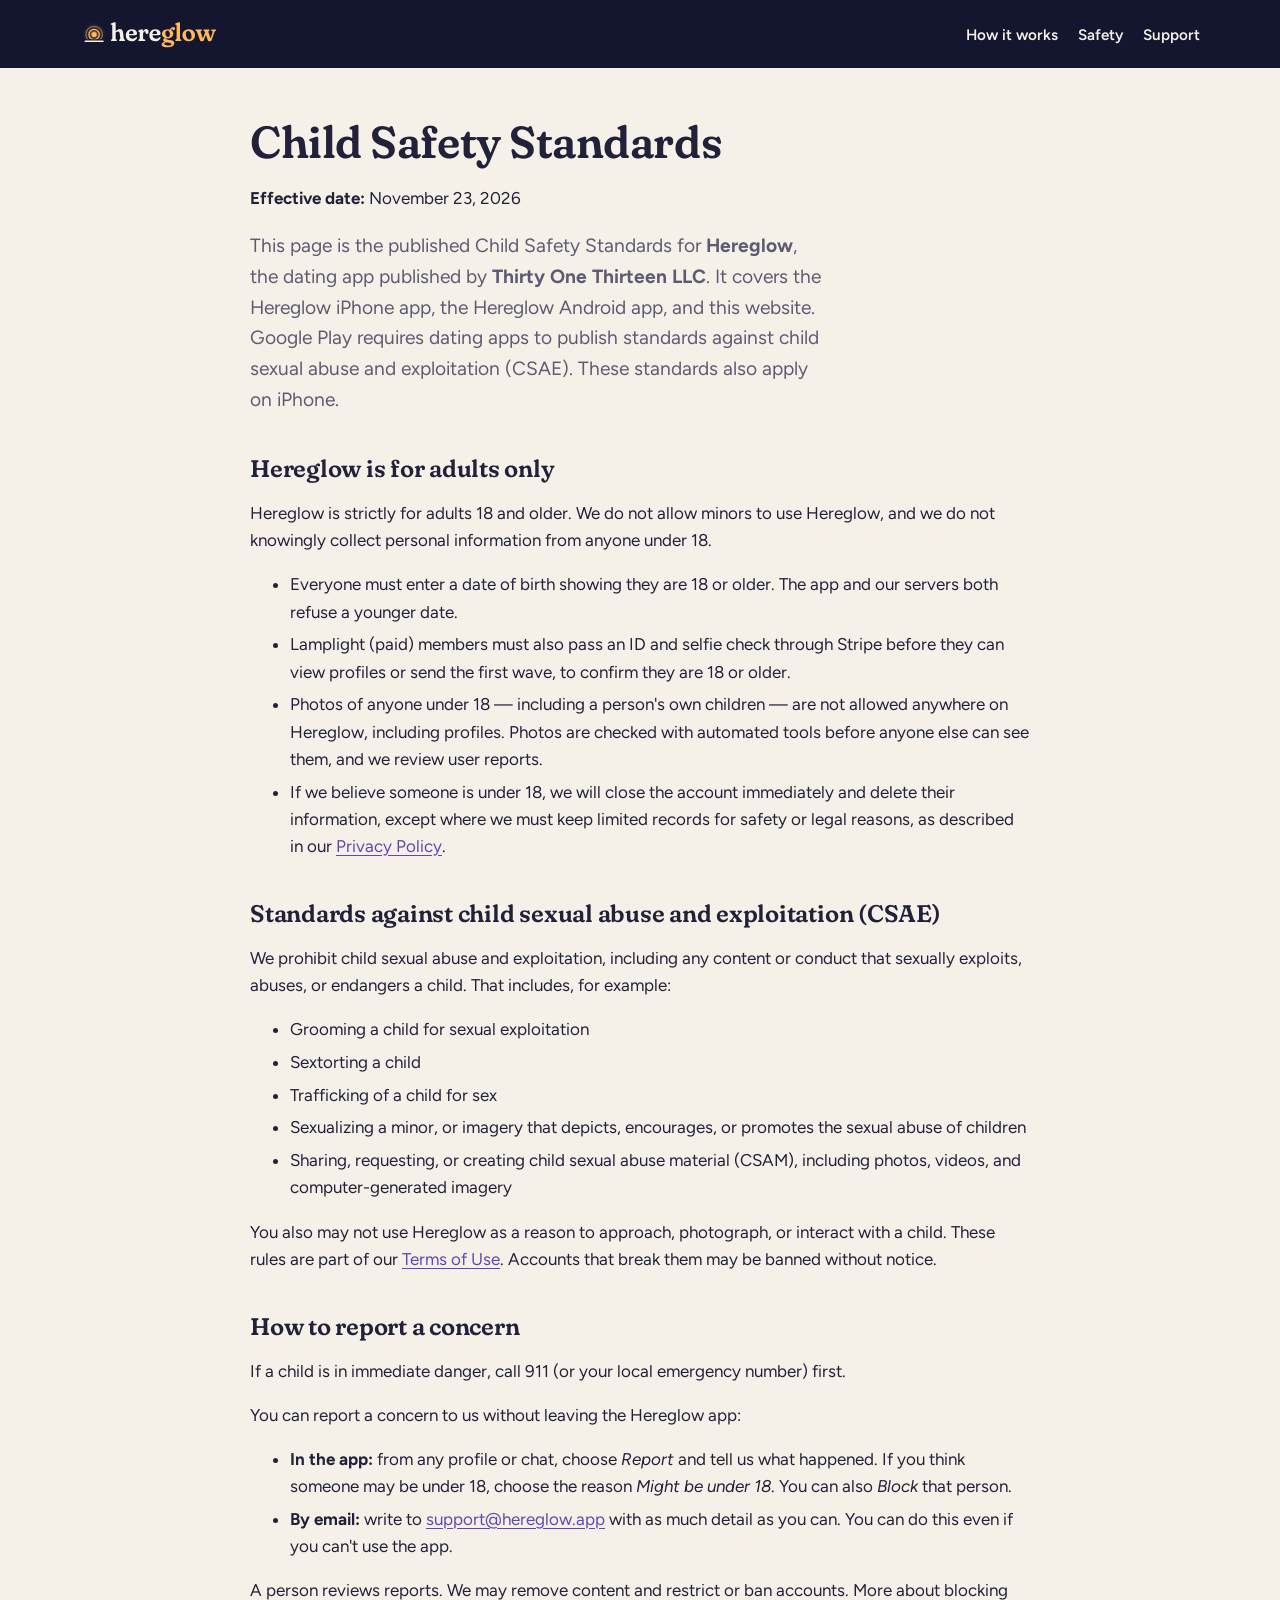
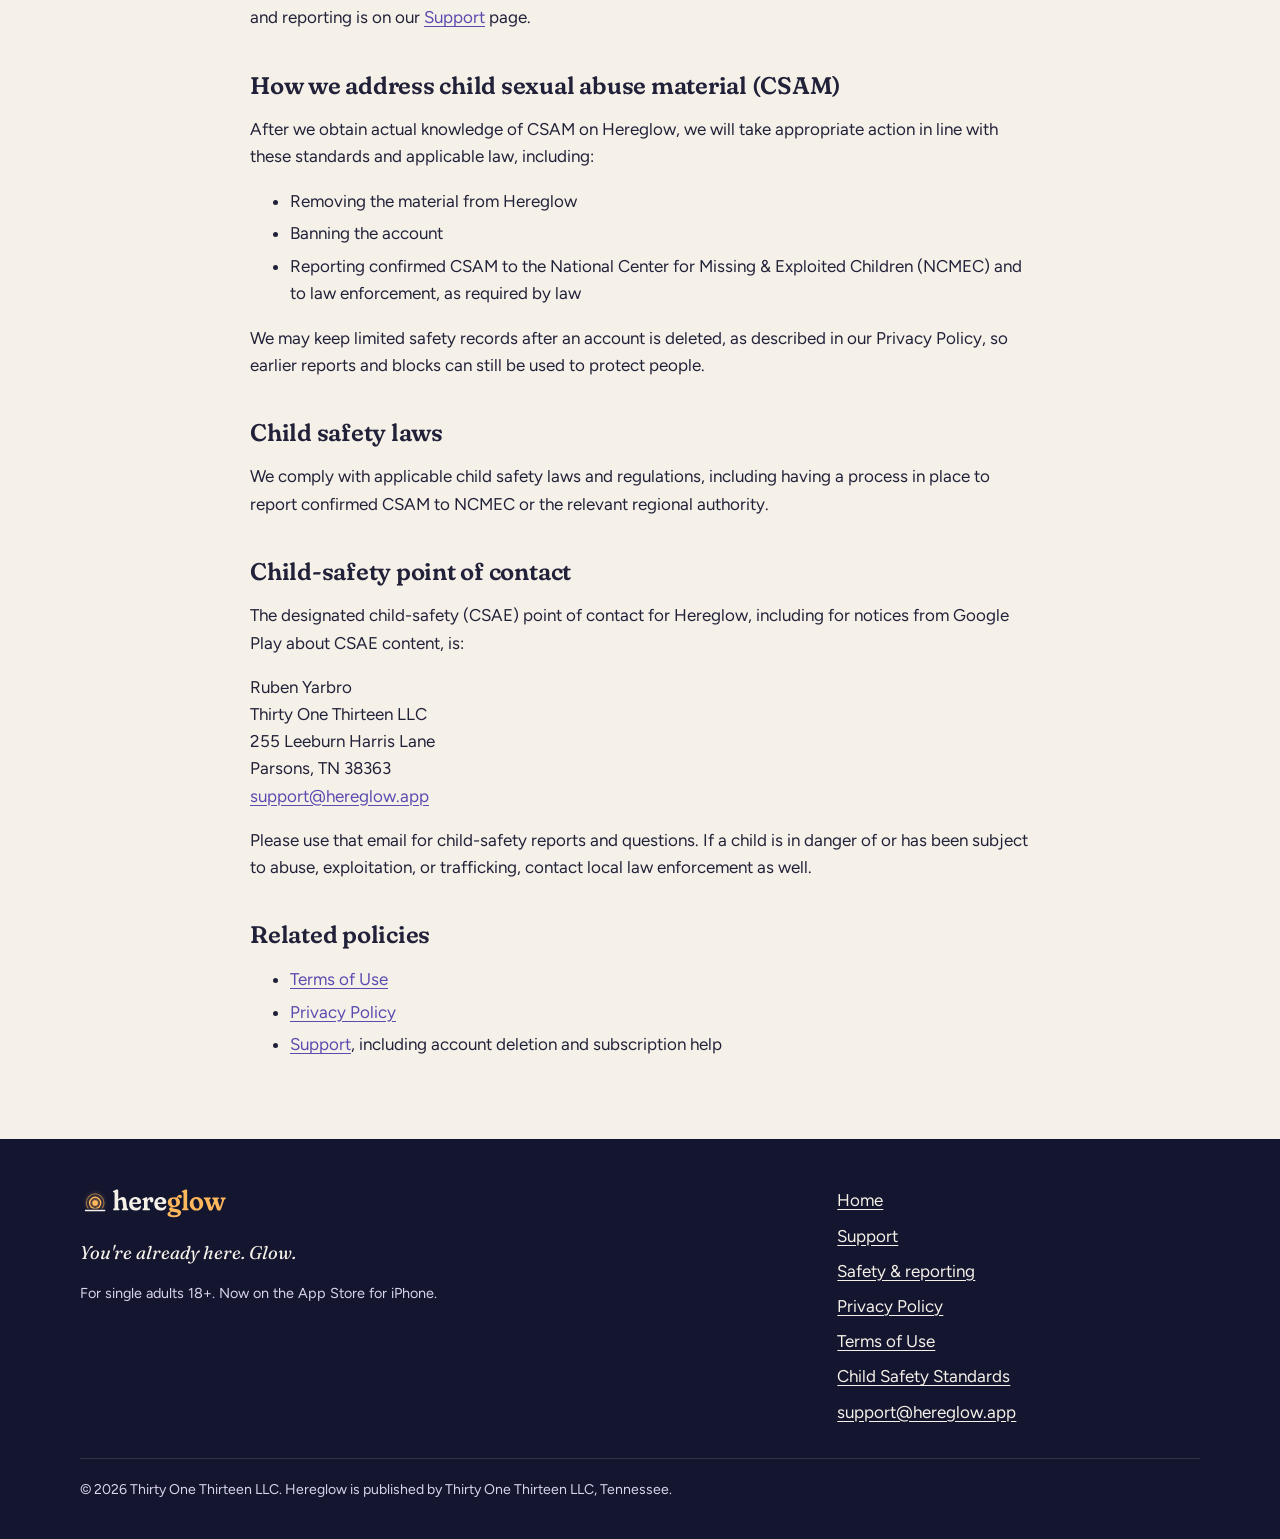
<file: child-safety.html>
<!doctype html>
<html lang="en">
<head>
<meta charset="utf-8">
<meta name="viewport" content="width=device-width, initial-scale=1">
<title>Child Safety Standards · Hereglow</title>
<meta name="description" content="Hereglow's published standards against child sexual abuse and exploitation (CSAE), how to report a concern, and how to reach our child-safety contact.">
<link rel="canonical" href="https://hereglow.app/child-safety.html">
<meta name="theme-color" content="#141630">
<meta name="apple-itunes-app" content="app-id=6829981714">
<meta property="og:type" content="website">
<meta property="og:site_name" content="Hereglow">
<meta property="og:title" content="Child Safety Standards · Hereglow">
<meta property="og:description" content="Hereglow's published standards against child sexual abuse and exploitation (CSAE), how to report a concern, and how to reach our child-safety contact.">
<meta property="og:url" content="https://hereglow.app/child-safety.html">
<meta property="og:image" content="https://hereglow.app/assets/og-image.png">
<meta property="og:image:width" content="1200">
<meta property="og:image:height" content="630">
<meta property="og:image:alt" content="The Hereglow app icon: a glowing dot in halo rings above a dusk horizon">
<meta name="twitter:card" content="summary_large_image">
<meta name="twitter:title" content="Child Safety Standards · Hereglow">
<meta name="twitter:description" content="Hereglow's published standards against child sexual abuse and exploitation (CSAE), how to report a concern, and how to reach our child-safety contact.">
<meta name="twitter:image" content="https://hereglow.app/assets/og-image.png">
<link rel="icon" href="/assets/hereglow-app-icon.svg" type="image/svg+xml">
<link rel="icon" href="/assets/favicon-32.png" sizes="32x32" type="image/png">
<link rel="apple-touch-icon" href="/assets/apple-touch-icon.png">
<link rel="preconnect" href="https://fonts.googleapis.com">
<link rel="preconnect" href="https://fonts.gstatic.com" crossorigin>
<link href="https://fonts.googleapis.com/css2?family=DM+Mono:wght@400;500&family=Figtree:wght@400;500;600;700;800&family=Fraunces:ital,opsz,wght,SOFT@0,9..144,500..600,100;1,9..144,500,100&display=swap" rel="stylesheet">
<link rel="stylesheet" href="/styles.css">
</head>
<body>
<a class="skip" href="#main">Skip to content</a>
<header class="site-header">
  <nav class="nav wrap" aria-label="Main">
    <a class="brand" href="/" aria-label="Hereglow home"><img src="/assets/hereglow-lockup-dark-transparent.svg" alt="Hereglow" width="149" height="30"></a>
    <ul>
      <li><a href="/#how">How it works</a></li>
      <li><a href="/#safety">Safety</a></li>
      <li><a href="/support.html">Support</a></li>
    </ul>
  </nav>
</header>
<main id="main" class="wrap legal">
  <h1>Child Safety Standards</h1>
  <p><strong>Effective date:</strong> November 23, 2026</p>
  <p class="lede">This page is the published Child Safety Standards for <strong>Hereglow</strong>, the dating app published by <strong>Thirty One Thirteen LLC</strong>. It covers the Hereglow iPhone app, the Hereglow Android app, and this website. Google Play requires dating apps to publish standards against child sexual abuse and exploitation (CSAE). These standards also apply on iPhone.</p>

  <section aria-labelledby="who">
    <h2 id="who">Hereglow is for adults only</h2>
    <p>Hereglow is strictly for adults 18 and older. We do not allow minors to use Hereglow, and we do not knowingly collect personal information from anyone under 18.</p>
    <ul>
      <li>Everyone must enter a date of birth showing they are 18 or older. The app and our servers both refuse a younger date.</li>
      <li>Lamplight (paid) members must also pass an ID and selfie check through Stripe before they can view profiles or send the first wave, to confirm they are 18 or older.</li>
      <li>Photos of anyone under 18 — including a person's own children — are not allowed anywhere on Hereglow, including profiles. Photos are checked with automated tools before anyone else can see them, and we review user reports.</li>
      <li>If we believe someone is under 18, we will close the account immediately and delete their information, except where we must keep limited records for safety or legal reasons, as described in our <a href="/privacy.html">Privacy Policy</a>.</li>
    </ul>
  </section>

  <section aria-labelledby="csae">
    <h2 id="csae">Standards against child sexual abuse and exploitation (CSAE)</h2>
    <p>We prohibit child sexual abuse and exploitation, including any content or conduct that sexually exploits, abuses, or endangers a child. That includes, for example:</p>
    <ul>
      <li>Grooming a child for sexual exploitation</li>
      <li>Sextorting a child</li>
      <li>Trafficking of a child for sex</li>
      <li>Sexualizing a minor, or imagery that depicts, encourages, or promotes the sexual abuse of children</li>
      <li>Sharing, requesting, or creating child sexual abuse material (CSAM), including photos, videos, and computer-generated imagery</li>
    </ul>
    <p>You also may not use Hereglow as a reason to approach, photograph, or interact with a child. These rules are part of our <a href="/terms.html">Terms of Use</a>. Accounts that break them may be banned without notice.</p>
  </section>

  <section aria-labelledby="report">
    <h2 id="report">How to report a concern</h2>
    <p>If a child is in immediate danger, call 911 (or your local emergency number) first.</p>
    <p>You can report a concern to us without leaving the Hereglow app:</p>
    <ul>
      <li><strong>In the app:</strong> from any profile or chat, choose <em>Report</em> and tell us what happened. If you think someone may be under 18, choose the reason <em>Might be under 18</em>. You can also <em>Block</em> that person.</li>
      <li><strong>By email:</strong> write to <a href="mailto:support@hereglow.app?subject=Child%20safety%20report">support@hereglow.app</a> with as much detail as you can. You can do this even if you can't use the app.</li>
    </ul>
    <p>A person reviews reports. We may remove content and restrict or ban accounts. More about blocking and reporting is on our <a href="/support.html#safety">Support</a> page.</p>
  </section>

  <section aria-labelledby="csam">
    <h2 id="csam">How we address child sexual abuse material (CSAM)</h2>
    <p>After we obtain actual knowledge of CSAM on Hereglow, we will take appropriate action in line with these standards and applicable law, including:</p>
    <ul>
      <li>Removing the material from Hereglow</li>
      <li>Banning the account</li>
      <li>Reporting confirmed CSAM to the National Center for Missing &amp; Exploited Children (NCMEC) and to law enforcement, as required by law</li>
    </ul>
    <p>We may keep limited safety records after an account is deleted, as described in our Privacy Policy, so earlier reports and blocks can still be used to protect people.</p>
  </section>

  <section aria-labelledby="laws">
    <h2 id="laws">Child safety laws</h2>
    <p>We comply with applicable child safety laws and regulations, including having a process in place to report confirmed CSAM to NCMEC or the relevant regional authority.</p>
  </section>

  <section aria-labelledby="contact">
    <h2 id="contact">Child-safety point of contact</h2>
    <p>The designated child-safety (CSAE) point of contact for Hereglow, including for notices from Google Play about CSAE content, is:</p>
    <p>Ruben Yarbro<br>
    Thirty One Thirteen LLC<br>
    255 Leeburn Harris Lane<br>
    Parsons, TN 38363<br>
    <a href="mailto:support@hereglow.app">support@hereglow.app</a></p>
    <p>Please use that email for child-safety reports and questions. If a child is in danger of or has been subject to abuse, exploitation, or trafficking, contact local law enforcement as well.</p>
  </section>

  <section aria-labelledby="related">
    <h2 id="related">Related policies</h2>
    <ul>
      <li><a href="/terms.html">Terms of Use</a></li>
      <li><a href="/privacy.html">Privacy Policy</a></li>
      <li><a href="/support.html">Support</a>, including account deletion and subscription help</li>
    </ul>
  </section>
</main>
<footer class="site-footer">
  <div class="wrap foot">
    <div>
      <img src="/assets/hereglow-lockup-dark-transparent.svg" alt="Hereglow" width="149" height="30">
      <p class="tag">You're already here. Glow.</p>
      <p class="small">For single adults 18+. Now on the App Store for iPhone.</p>
    </div>
    <nav aria-label="Footer">
      <ul>
        <li><a href="/">Home</a></li>
        <li><a href="/support.html">Support</a></li>
        <li><a href="/support.html#safety">Safety &amp; reporting</a></li>
        <li><a href="/privacy.html">Privacy Policy</a></li>
        <li><a href="/terms.html">Terms of Use</a></li>
        <li><a href="/child-safety.html">Child Safety Standards</a></li>
        <li><a href="mailto:support@hereglow.app">support@hereglow.app</a></li>
      </ul>
    </nav>
  </div>
  <p class="wrap copy">&copy; 2026 Thirty One Thirteen LLC. Hereglow is published by Thirty One Thirteen LLC, Tennessee.</p>
</footer>
</body>
</html>
</file>
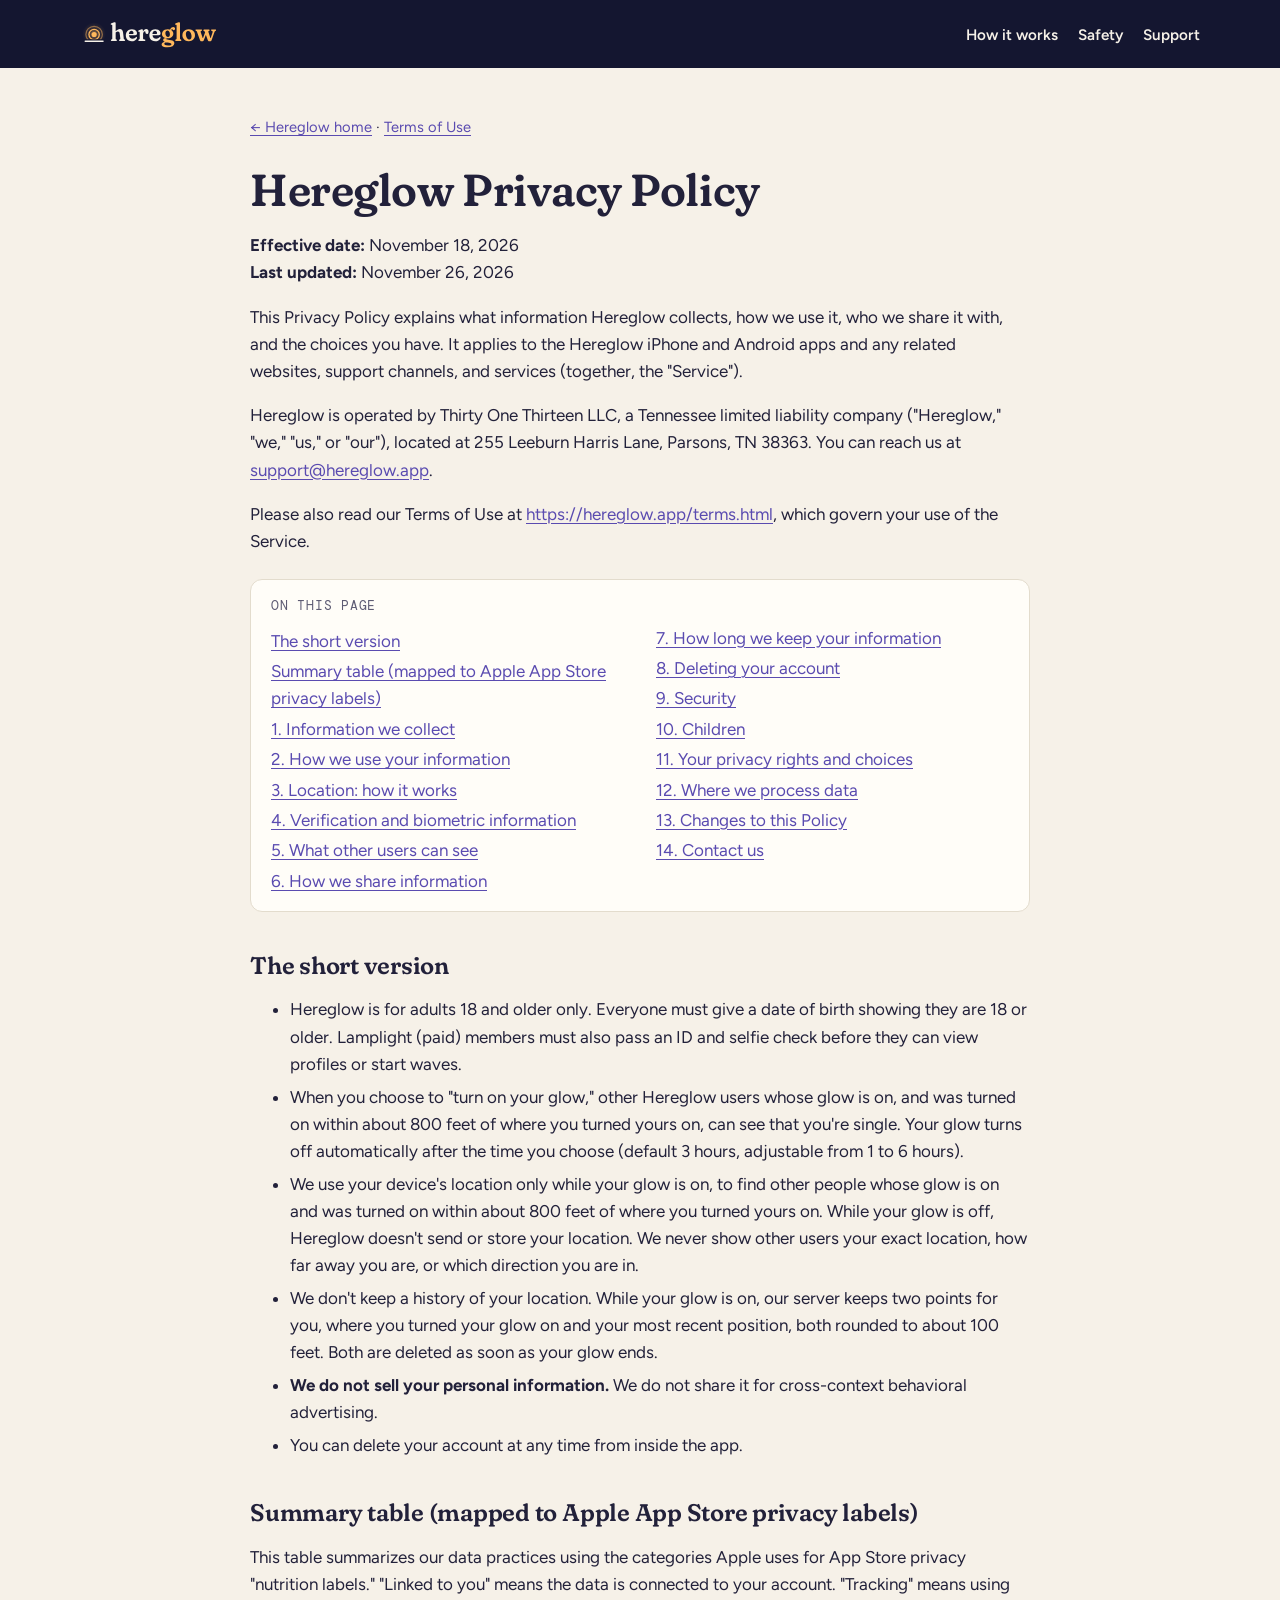
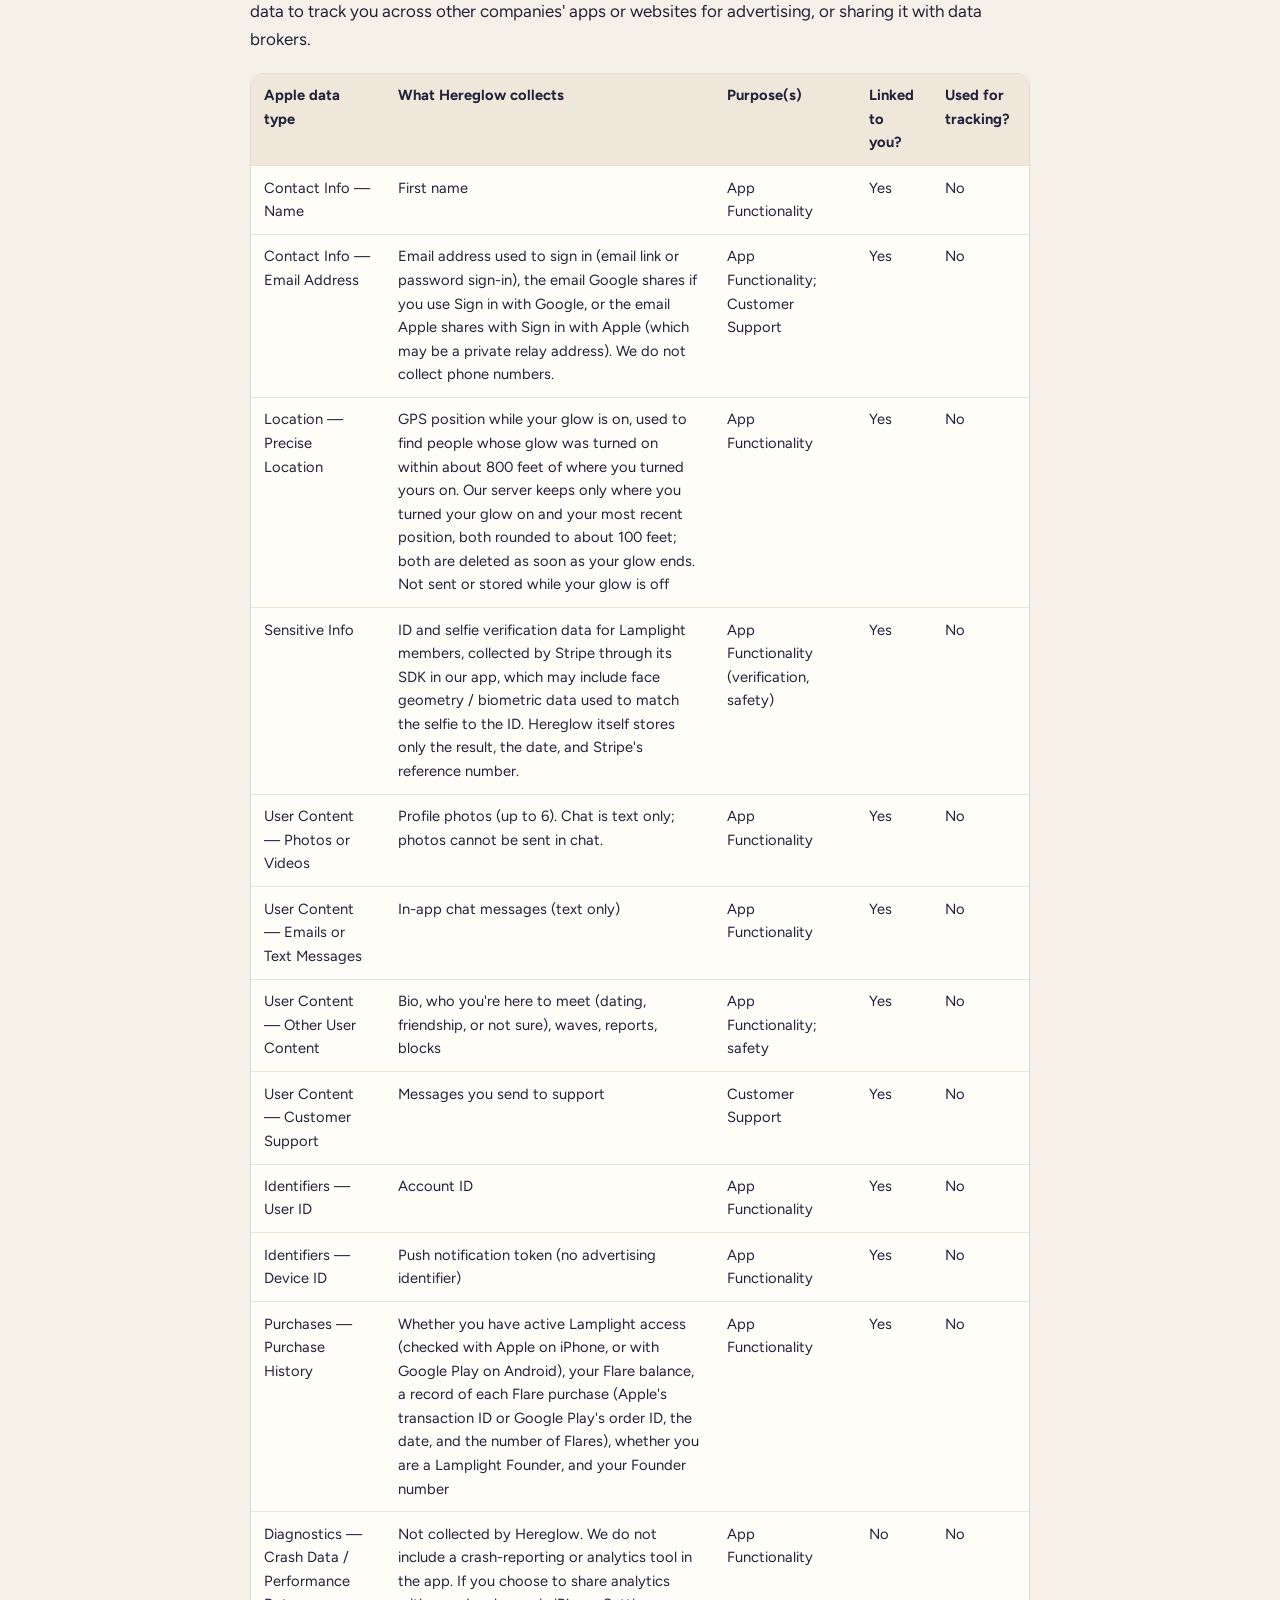
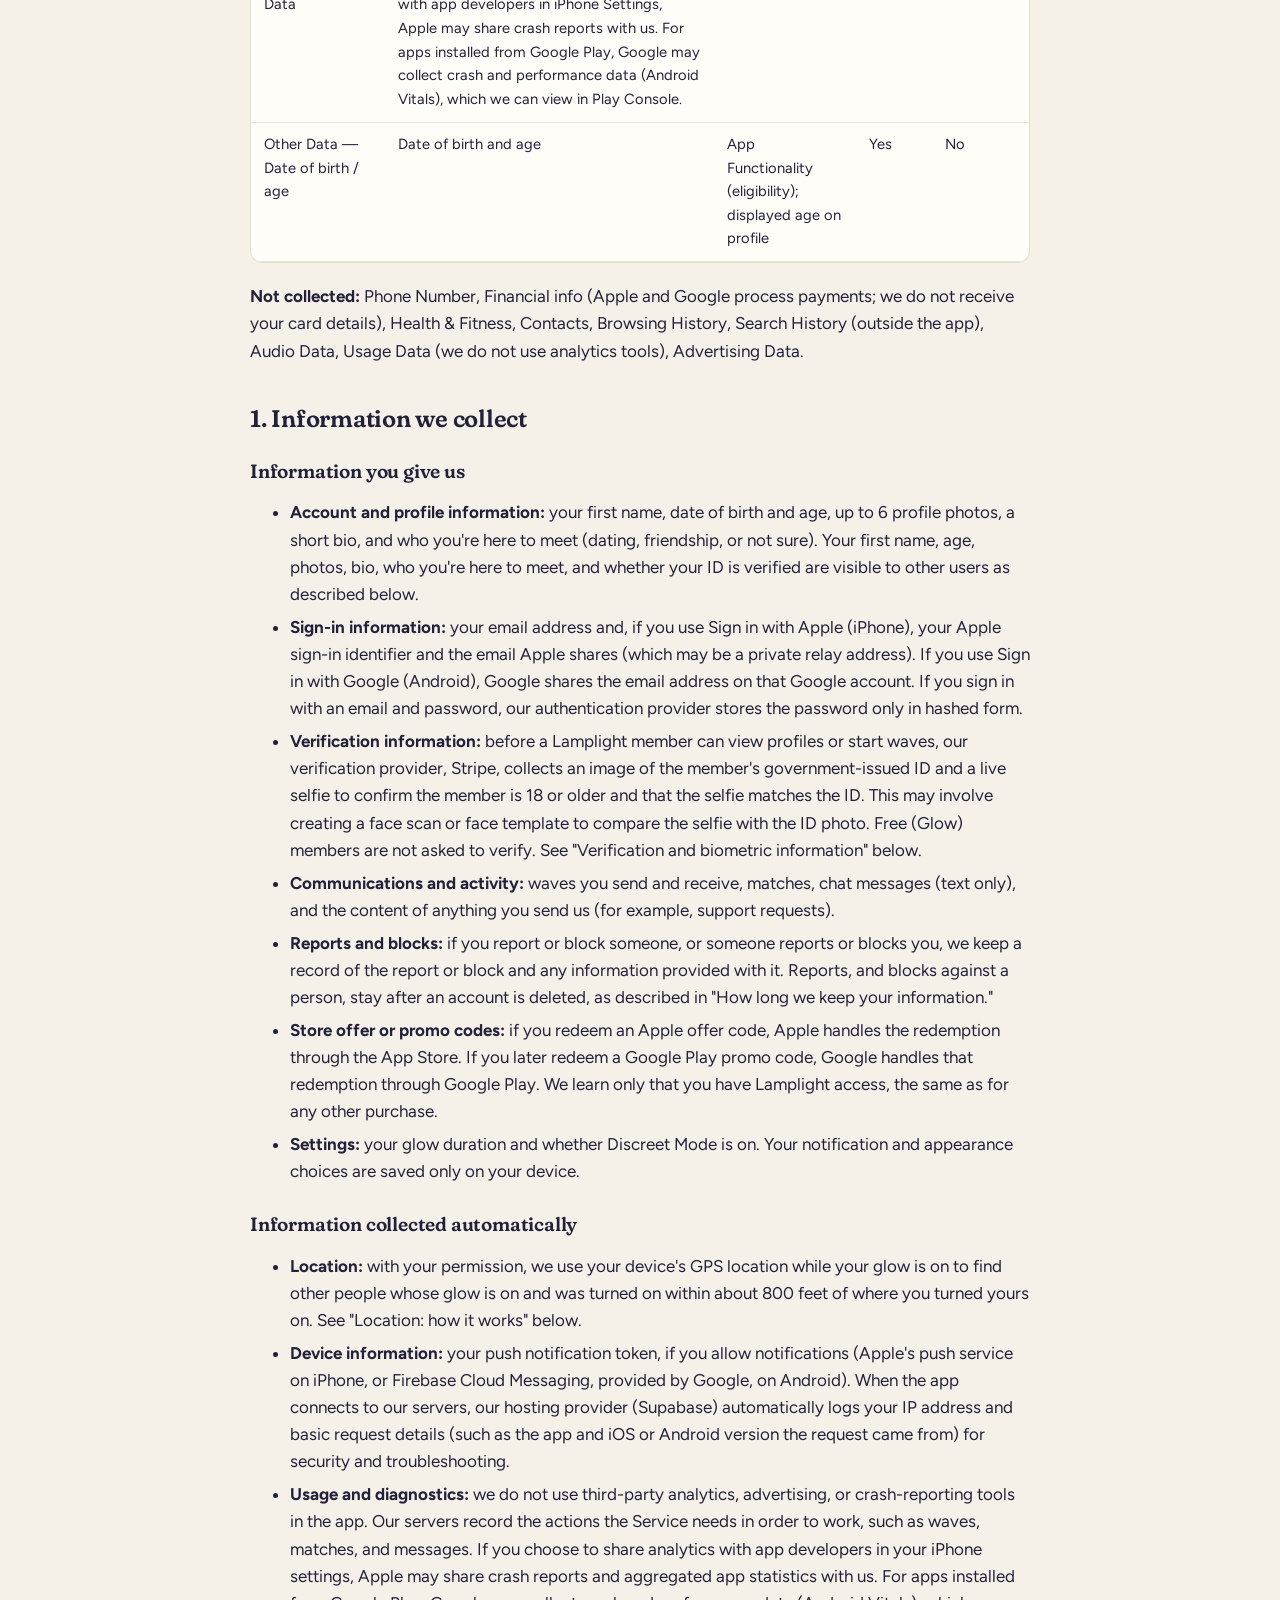
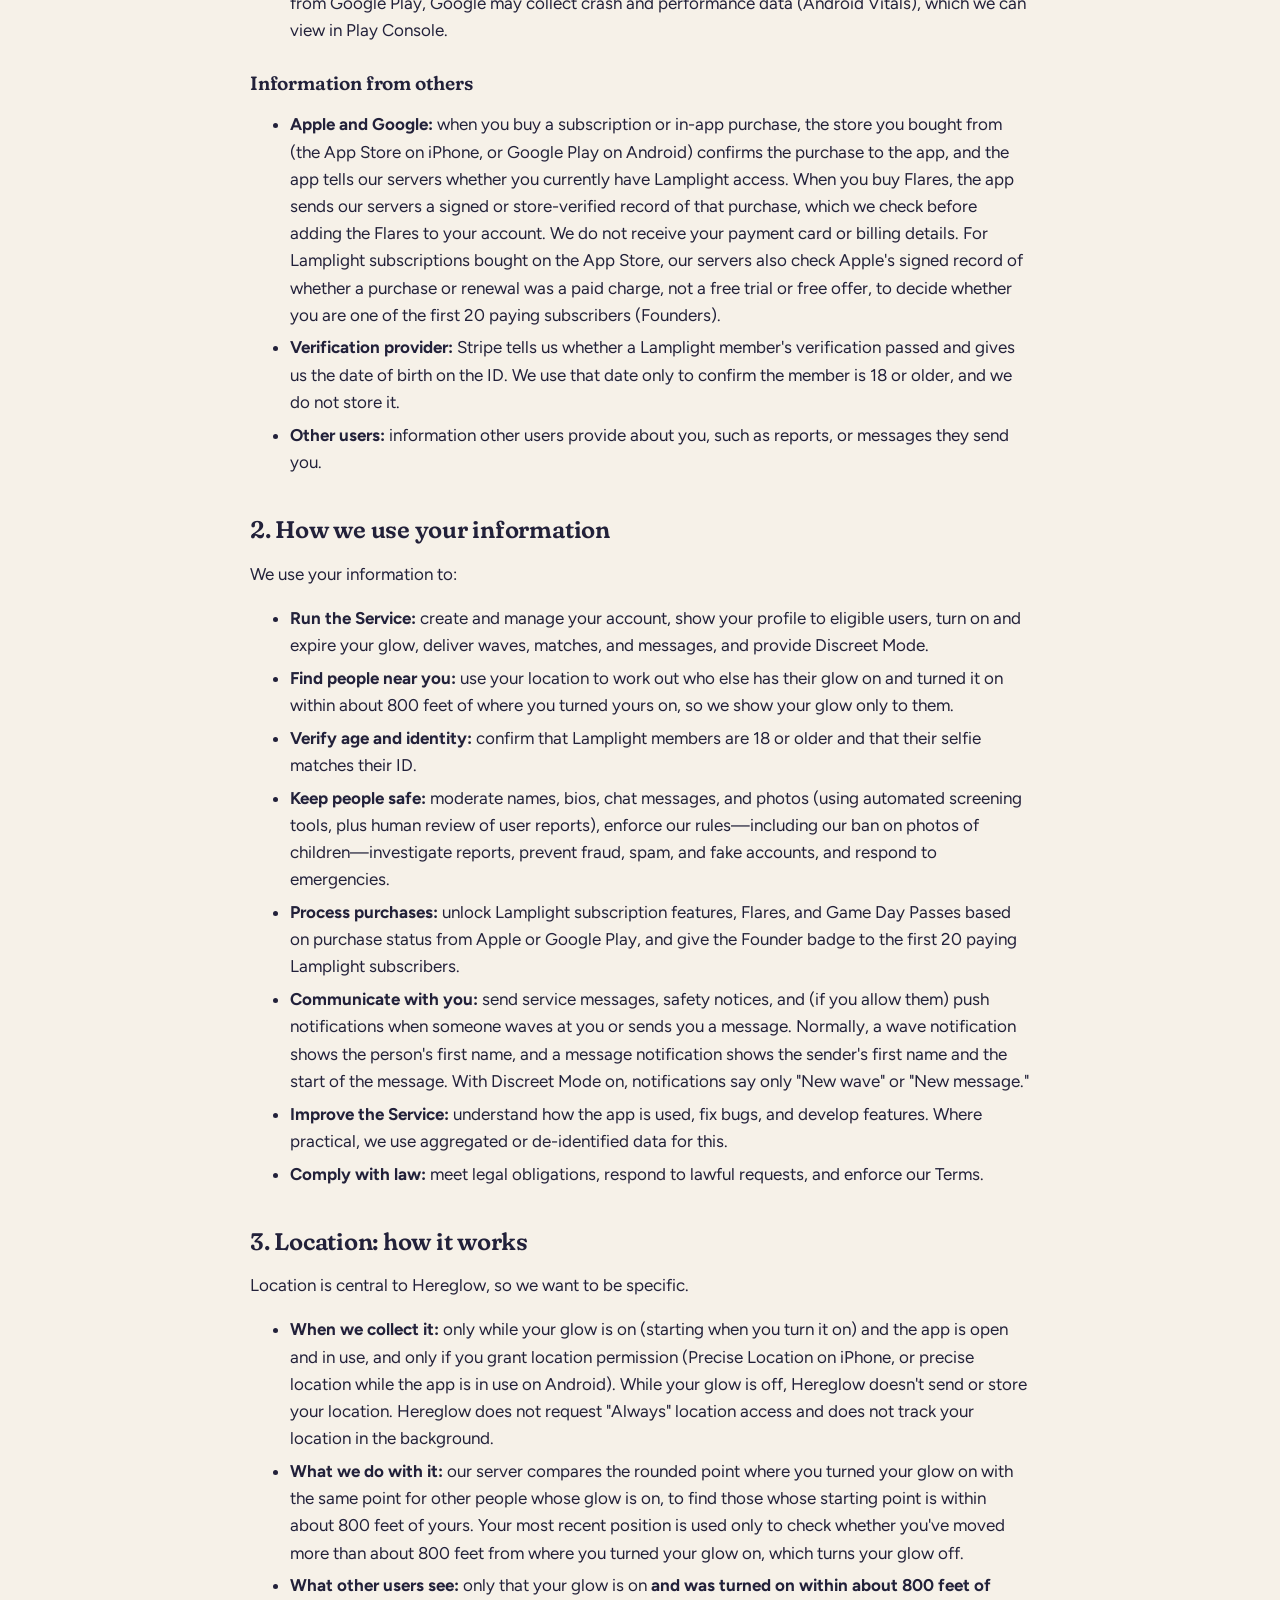
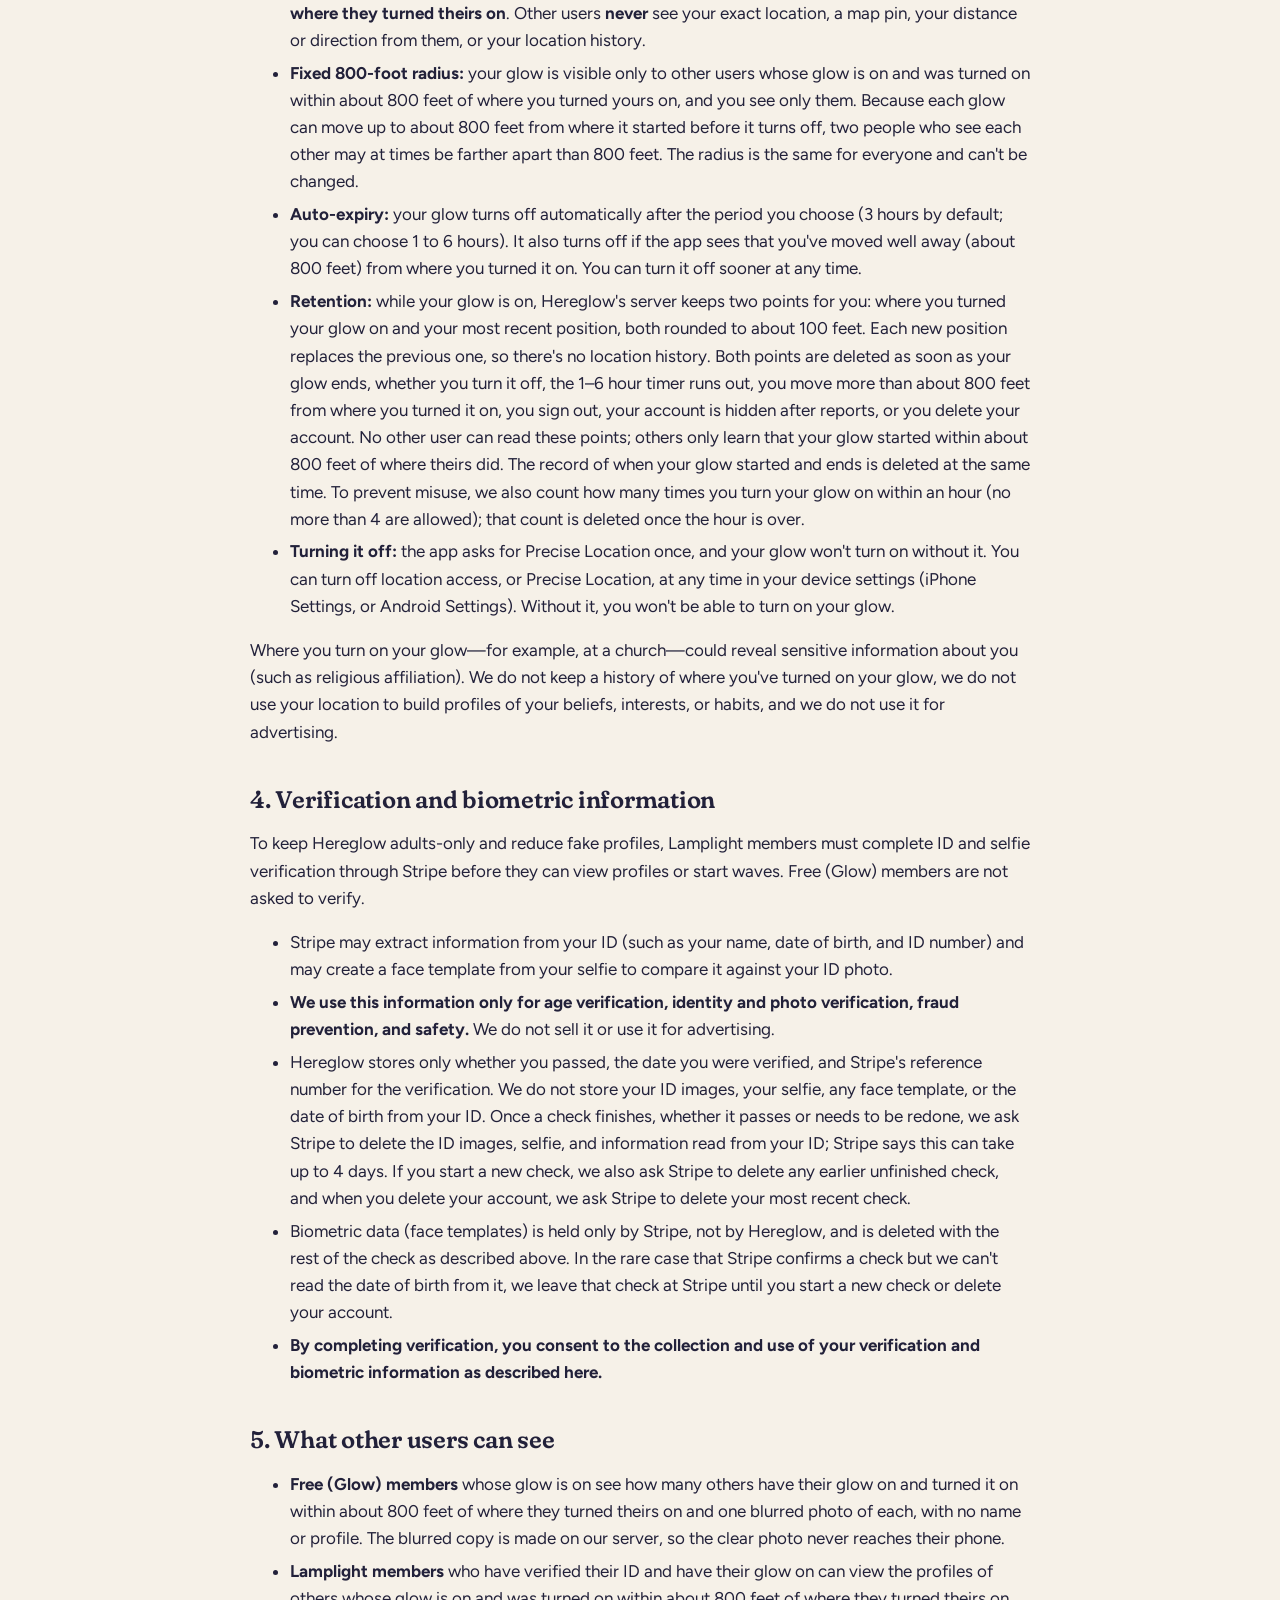
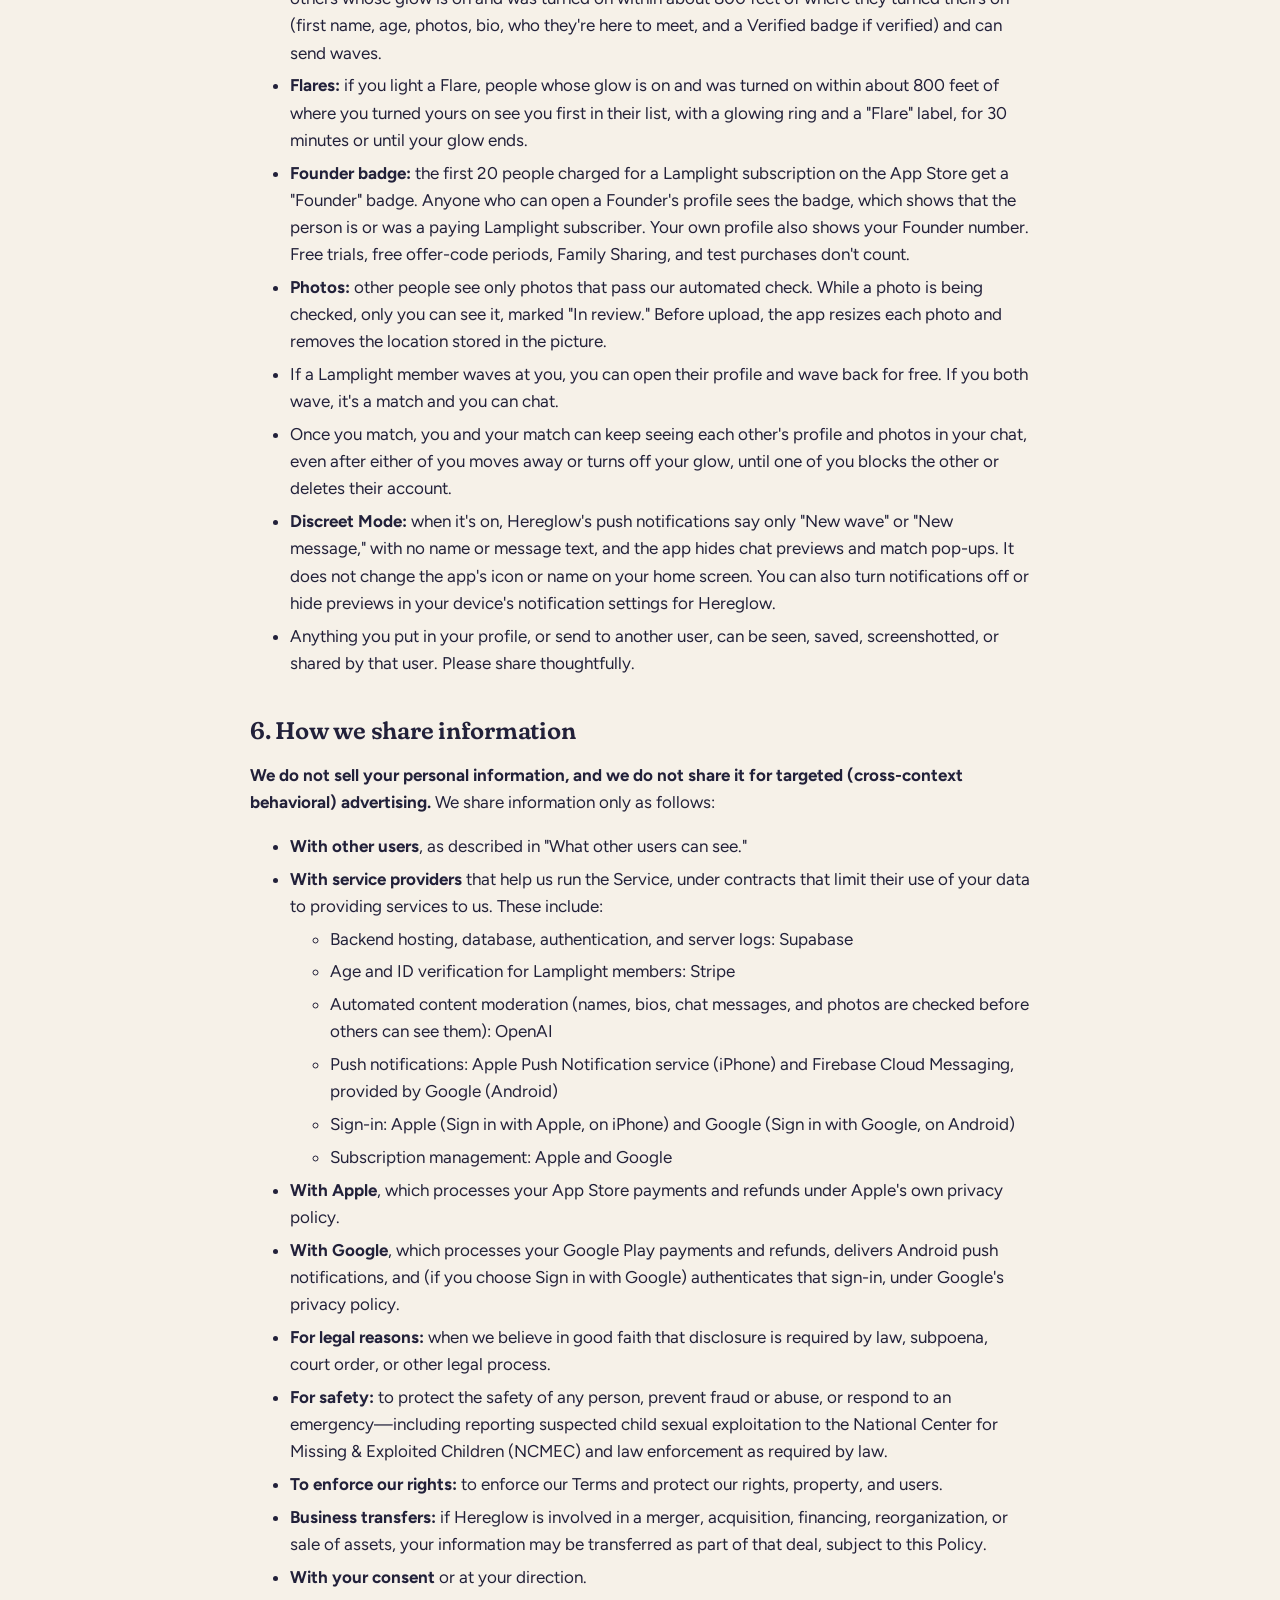
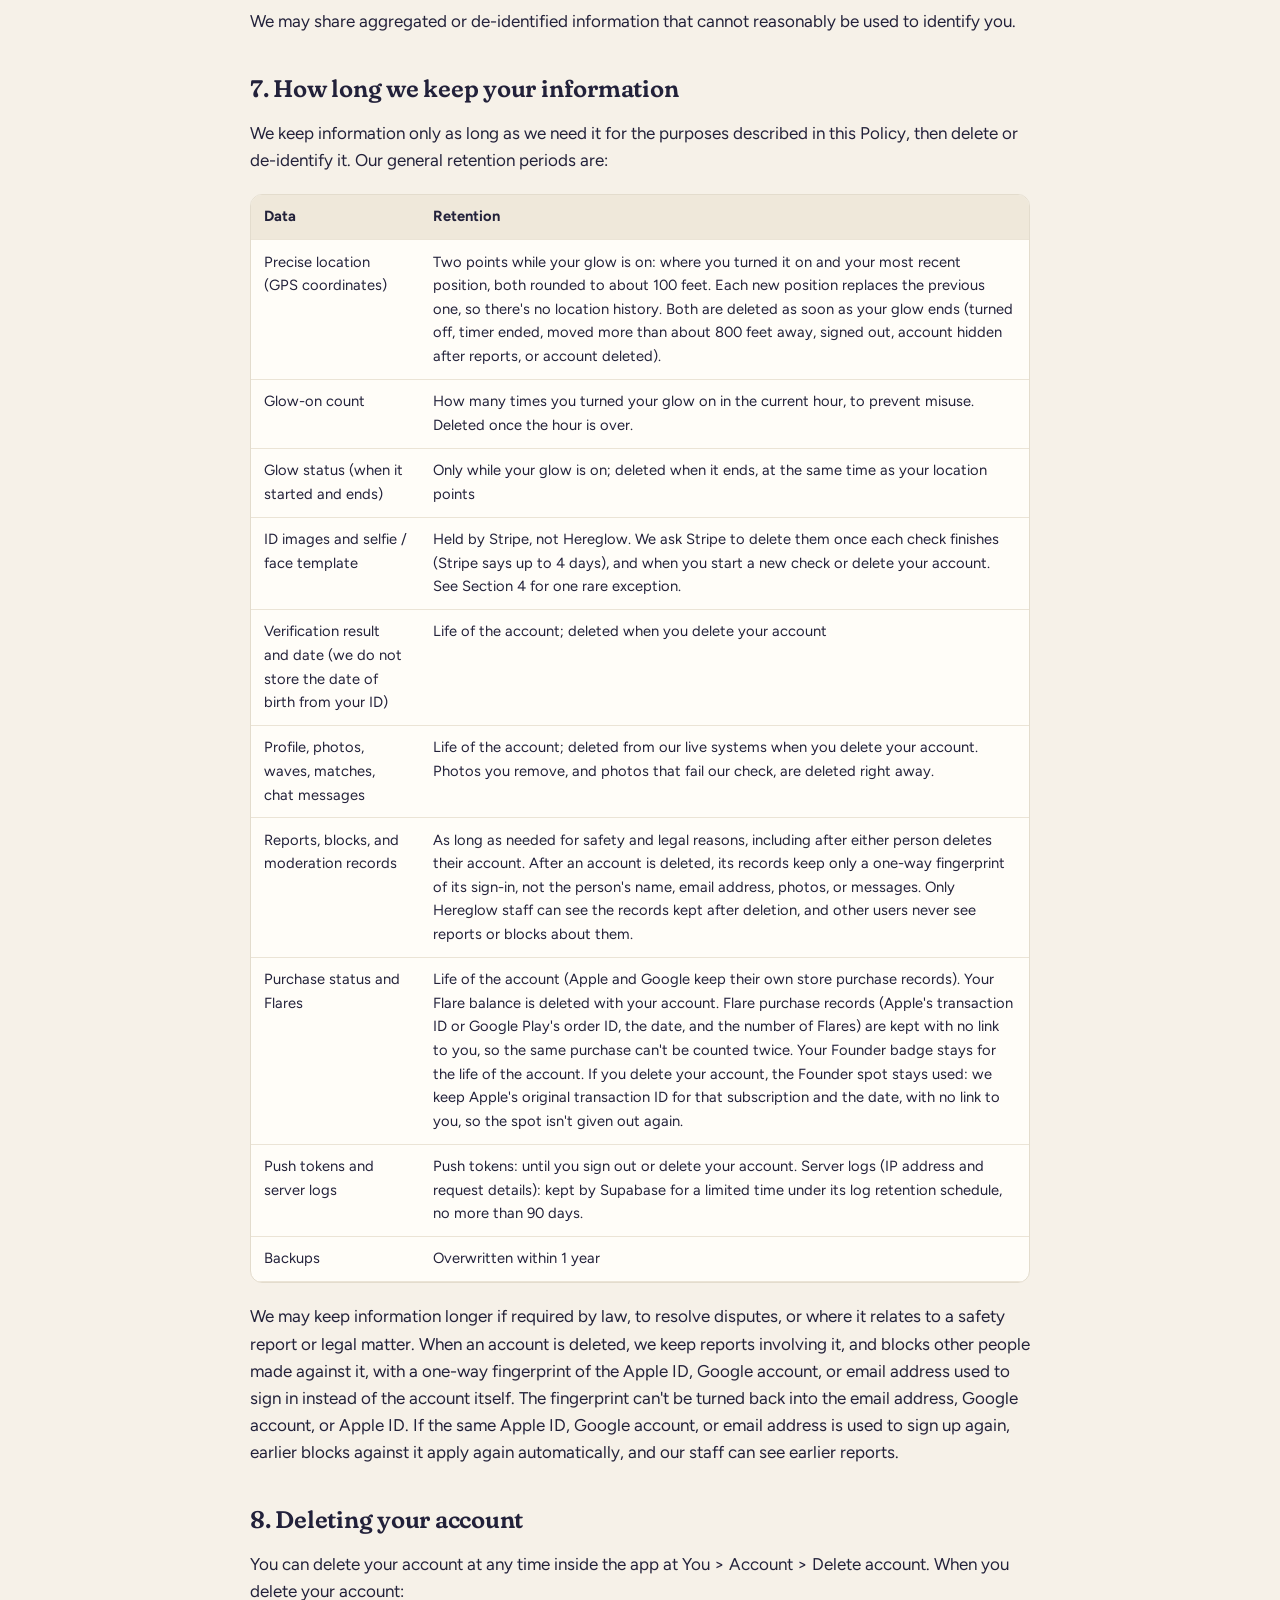
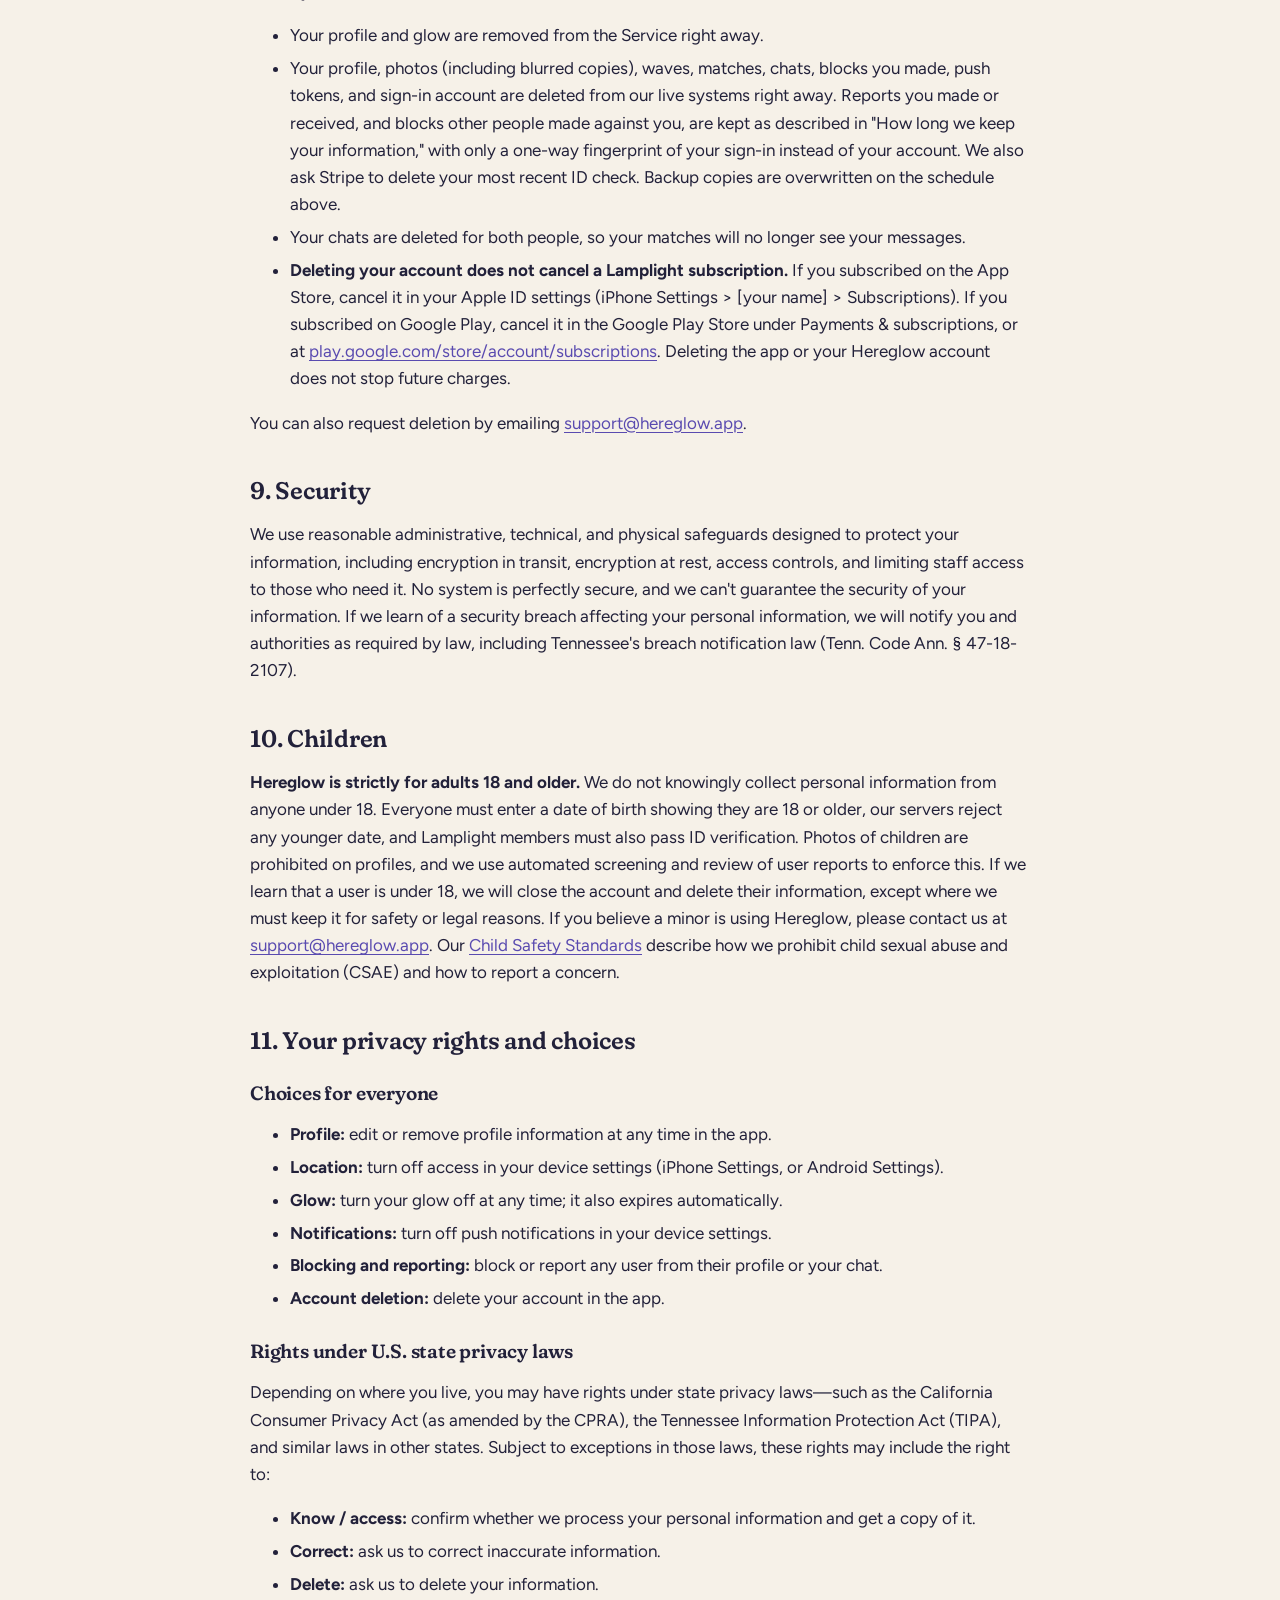
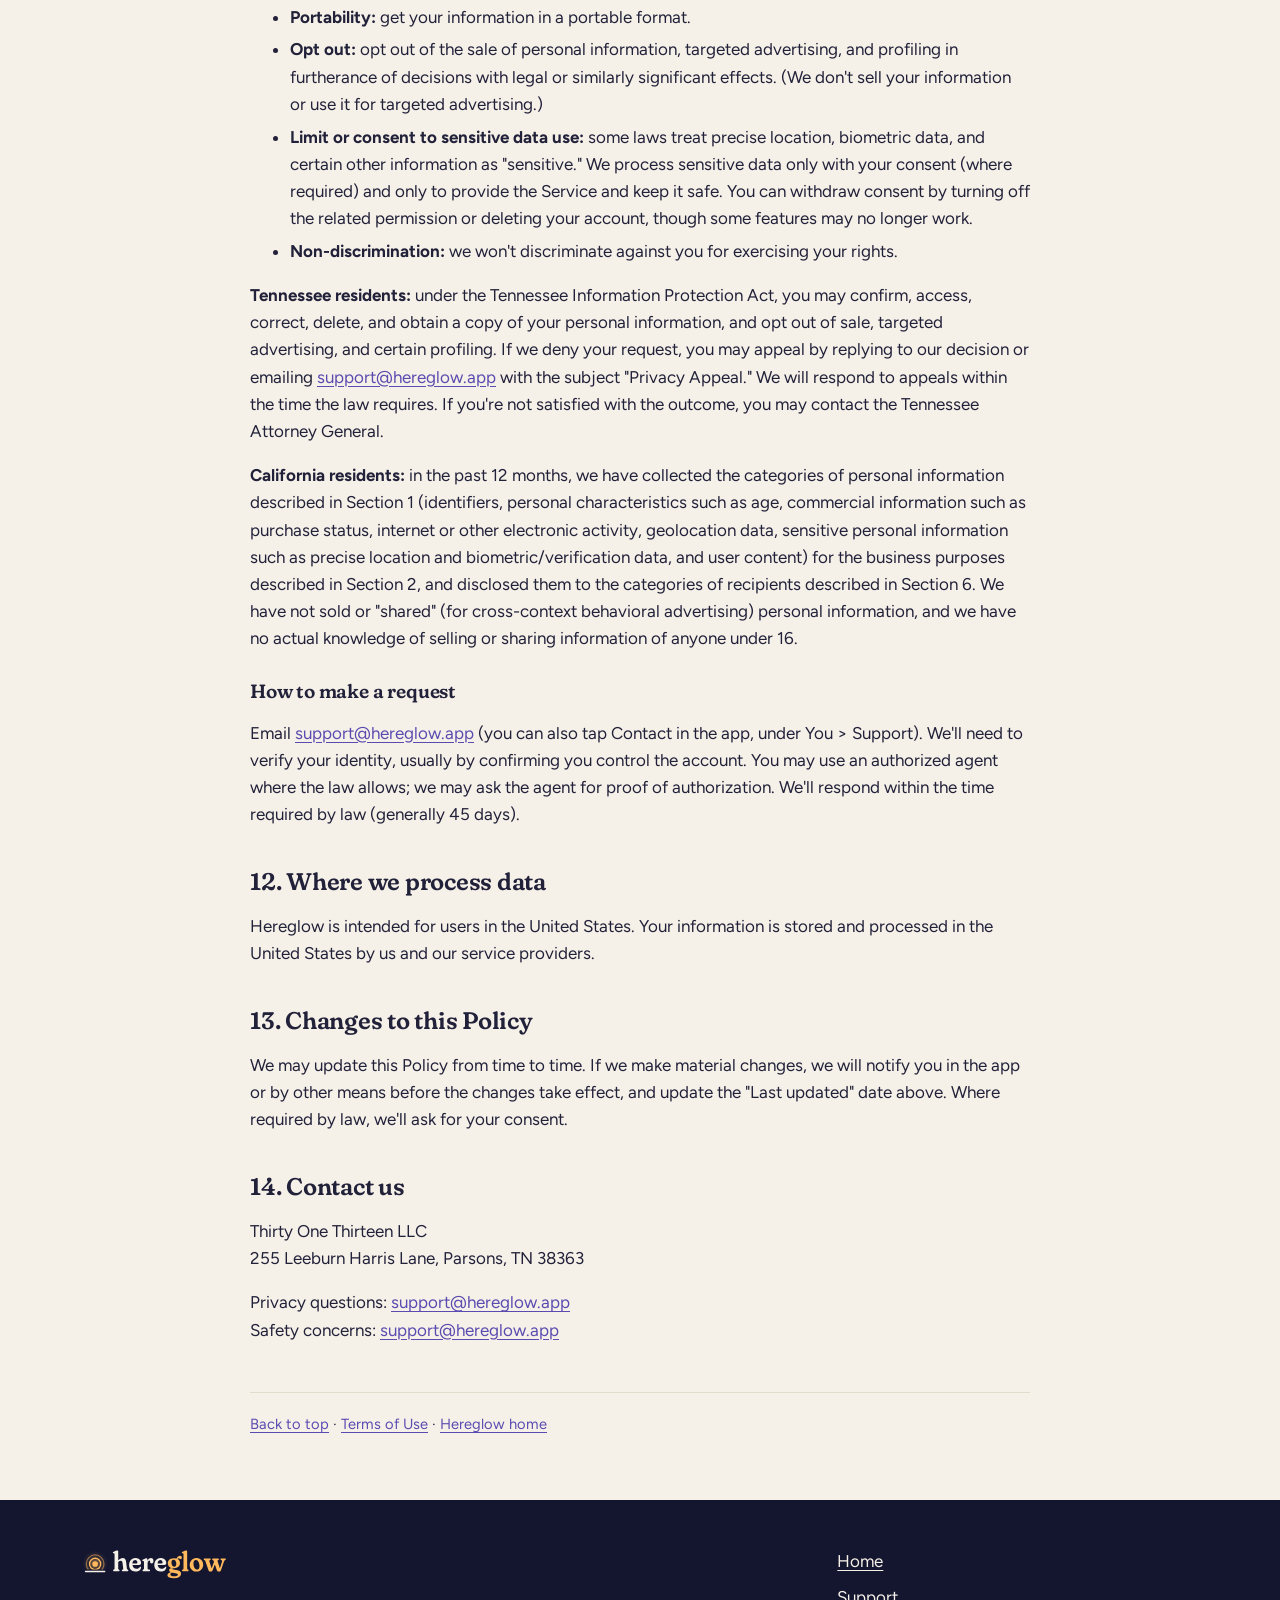
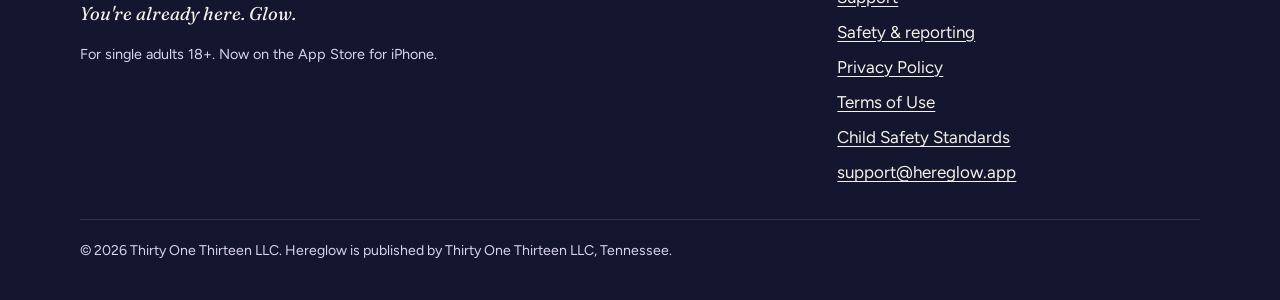
<file: privacy.html>
<!doctype html>
<html lang="en">
<head>
<meta charset="utf-8">
<meta name="viewport" content="width=device-width, initial-scale=1">
<title>Privacy Policy · Hereglow</title>
<meta name="description" content="What Hereglow collects, how we use and share it, how long we keep it, and your choices.">
<link rel="canonical" href="https://hereglow.app/privacy.html">
<meta name="theme-color" content="#141630">
<meta name="apple-itunes-app" content="app-id=6829981714">
<meta property="og:type" content="website">
<meta property="og:site_name" content="Hereglow">
<meta property="og:title" content="Privacy Policy · Hereglow">
<meta property="og:description" content="What Hereglow collects, how we use and share it, how long we keep it, and your choices.">
<meta property="og:url" content="https://hereglow.app/privacy.html">
<meta property="og:image" content="https://hereglow.app/assets/og-image.png">
<meta property="og:image:width" content="1200">
<meta property="og:image:height" content="630">
<meta property="og:image:alt" content="The Hereglow app icon: a glowing dot in halo rings above a dusk horizon">
<meta name="twitter:card" content="summary_large_image">
<meta name="twitter:title" content="Privacy Policy · Hereglow">
<meta name="twitter:description" content="What Hereglow collects, how we use and share it, how long we keep it, and your choices.">
<meta name="twitter:image" content="https://hereglow.app/assets/og-image.png">
<link rel="icon" href="/assets/hereglow-app-icon.svg" type="image/svg+xml">
<link rel="icon" href="/assets/favicon-32.png" sizes="32x32" type="image/png">
<link rel="apple-touch-icon" href="/assets/apple-touch-icon.png">
<link rel="preconnect" href="https://fonts.googleapis.com">
<link rel="preconnect" href="https://fonts.gstatic.com" crossorigin>
<link href="https://fonts.googleapis.com/css2?family=DM+Mono:wght@400;500&family=Figtree:wght@400;500;600;700;800&family=Fraunces:ital,opsz,wght,SOFT@0,9..144,500..600,100;1,9..144,500,100&display=swap" rel="stylesheet">
<link rel="stylesheet" href="/styles.css">
</head>
<body>
<a class="skip" href="#main">Skip to content</a>
<header class="site-header">
  <nav class="nav wrap" aria-label="Main">
    <a class="brand" href="/" aria-label="Hereglow home"><img src="/assets/hereglow-lockup-dark-transparent.svg" alt="Hereglow" width="149" height="30"></a>
    <ul>
      <li><a href="/#how">How it works</a></li>
      <li><a href="/#safety">Safety</a></li>
      <li><a href="/support.html">Support</a></li>
    </ul>
  </nav>
</header>
<main id="main" class="wrap legal">
<p class="crumb"><a href="/">&larr; Hereglow home</a> · <a href="/terms.html">Terms of Use</a></p>
<h1>Hereglow Privacy Policy</h1>
<p><strong>Effective date:</strong> November 18, 2026<br>
<strong>Last updated:</strong> November 26, 2026</p>

<p>This Privacy Policy explains what information Hereglow collects, how we use it, who we share it with, and the choices you have. It applies to the Hereglow iPhone and Android apps and any related websites, support channels, and services (together, the "Service").</p>
<p>Hereglow is operated by Thirty One Thirteen LLC, a Tennessee limited liability company ("Hereglow," "we," "us," or "our"), located at 255 Leeburn Harris Lane, Parsons, TN 38363. You can reach us at <a href="mailto:support@hereglow.app">support@hereglow.app</a>.</p>
<p>Please also read our Terms of Use at <a href="/terms.html">https://hereglow.app/terms.html</a>, which govern your use of the Service.</p>
<nav class="toc" aria-label="On this page"><p class="toc-h">On this page</p><ul><li><a href="#the-short-version">The short version</a></li><li><a href="#summary-table-mapped-to-apple-app-store-privacy">Summary table (mapped to Apple App Store privacy labels)</a></li><li><a href="#information-we-collect">1. Information we collect</a></li><li><a href="#how-we-use-your-information">2. How we use your information</a></li><li><a href="#location-how-it-works">3. Location: how it works</a></li><li><a href="#verification-and-biometric-information">4. Verification and biometric information</a></li><li><a href="#what-other-users-can-see">5. What other users can see</a></li><li><a href="#how-we-share-information">6. How we share information</a></li><li><a href="#how-long-we-keep-your-information">7. How long we keep your information</a></li><li><a href="#deleting-your-account">8. Deleting your account</a></li><li><a href="#security">9. Security</a></li><li><a href="#children">10. Children</a></li><li><a href="#your-privacy-rights-and-choices">11. Your privacy rights and choices</a></li><li><a href="#where-we-process-data">12. Where we process data</a></li><li><a href="#changes-to-this-policy">13. Changes to this Policy</a></li><li><a href="#contact-us">14. Contact us</a></li></ul></nav>
<h2 id="the-short-version"><a class="anchor" href="#the-short-version">The short version</a></h2>
<ul>
<li>Hereglow is for adults 18 and older only. Everyone must give a date of birth showing they are 18 or older. Lamplight (paid) members must also pass an ID and selfie check before they can view profiles or start waves.
</li><li>When you choose to "turn on your glow," other Hereglow users whose glow is on, and was turned on within about 800 feet of where you turned yours on, can see that you're single. Your glow turns off automatically after the time you choose (default 3 hours, adjustable from 1 to 6 hours).
</li><li>We use your device's location only while your glow is on, to find other people whose glow is on and was turned on within about 800 feet of where you turned yours on. While your glow is off, Hereglow doesn't send or store your location. We never show other users your exact location, how far away you are, or which direction you are in.
</li><li>We don't keep a history of your location. While your glow is on, our server keeps two points for you, where you turned your glow on and your most recent position, both rounded to about 100 feet. Both are deleted as soon as your glow ends.
</li><li><strong>We do not sell your personal information.</strong> We do not share it for cross-context behavioral advertising. 
</li><li>You can delete your account at any time from inside the app.
</li></ul>
<h2 id="summary-table-mapped-to-apple-app-store-privacy"><a class="anchor" href="#summary-table-mapped-to-apple-app-store-privacy">Summary table (mapped to Apple App Store privacy labels)</a></h2>
<p>This table summarizes our data practices using the categories Apple uses for App Store privacy "nutrition labels." "Linked to you" means the data is connected to your account. "Tracking" means using data to track you across other companies' apps or websites for advertising, or sharing it with data brokers.</p>
<div class="table-scroll" tabindex="0" role="region" aria-label="Table"><table>
<thead><tr><th scope="col"><strong>Apple data type</strong></th><th scope="col"><strong>What Hereglow collects</strong></th><th scope="col"><strong>Purpose(s)</strong></th><th scope="col"><strong>Linked to you?</strong></th><th scope="col"><strong>Used for tracking?</strong></th></tr></thead>
<tbody>
<tr><td>Contact Info — Name</td><td>First name</td><td>App Functionality</td><td>Yes</td><td>No</td></tr>
<tr><td>Contact Info — Email Address</td><td>Email address used to sign in (email link or password sign-in), the email Google shares if you use Sign in with Google, or the email Apple shares with Sign in with Apple (which may be a private relay address). We do not collect phone numbers.</td><td>App Functionality; Customer Support</td><td>Yes</td><td>No</td></tr>
<tr><td>Location — Precise Location</td><td>GPS position while your glow is on, used to find people whose glow was turned on within about 800 feet of where you turned yours on. Our server keeps only where you turned your glow on and your most recent position, both rounded to about 100 feet; both are deleted as soon as your glow ends. Not sent or stored while your glow is off</td><td>App Functionality</td><td>Yes</td><td>No</td></tr>
<tr><td>Sensitive Info</td><td>ID and selfie verification data for Lamplight members, collected by Stripe through its SDK in our app, which may include face geometry / biometric data used to match the selfie to the ID. Hereglow itself stores only the result, the date, and Stripe's reference number.</td><td>App Functionality (verification, safety)</td><td>Yes</td><td>No</td></tr>
<tr><td>User Content — Photos or Videos</td><td>Profile photos (up to 6). Chat is text only; photos cannot be sent in chat.</td><td>App Functionality</td><td>Yes</td><td>No</td></tr>
<tr><td>User Content — Emails or Text Messages</td><td>In-app chat messages (text only)</td><td>App Functionality</td><td>Yes</td><td>No</td></tr>
<tr><td>User Content — Other User Content</td><td>Bio, who you're here to meet (dating, friendship, or not sure), waves, reports, blocks</td><td>App Functionality; safety</td><td>Yes</td><td>No</td></tr>
<tr><td>User Content — Customer Support</td><td>Messages you send to support</td><td>Customer Support</td><td>Yes</td><td>No</td></tr>
<tr><td>Identifiers — User ID</td><td>Account ID</td><td>App Functionality</td><td>Yes</td><td>No</td></tr>
<tr><td>Identifiers — Device ID</td><td>Push notification token (no advertising identifier)</td><td>App Functionality</td><td>Yes</td><td>No</td></tr>
<tr><td>Purchases — Purchase History</td><td>Whether you have active Lamplight access (checked with Apple on iPhone, or with Google Play on Android), your Flare balance, a record of each Flare purchase (Apple's transaction ID or Google Play's order ID, the date, and the number of Flares), whether you are a Lamplight Founder, and your Founder number</td><td>App Functionality</td><td>Yes</td><td>No</td></tr>
<tr><td>Diagnostics — Crash Data / Performance Data</td><td>Not collected by Hereglow. We do not include a crash-reporting or analytics tool in the app. If you choose to share analytics with app developers in iPhone Settings, Apple may share crash reports with us. For apps installed from Google Play, Google may collect crash and performance data (Android Vitals), which we can view in Play Console.</td><td>App Functionality</td><td>No</td><td>No</td></tr>
<tr><td>Other Data — Date of birth / age</td><td>Date of birth and age</td><td>App Functionality (eligibility); displayed age on profile</td><td>Yes</td><td>No</td></tr>
</tbody></table></div>
<p><strong>Not collected:</strong> Phone Number, Financial info (Apple and Google process payments; we do not receive your card details), Health &amp; Fitness, Contacts, Browsing History, Search History (outside the app), Audio Data, Usage Data (we do not use analytics tools), Advertising Data.</p>
<h2 id="information-we-collect"><a class="anchor" href="#information-we-collect">1. Information we collect</a></h2>
<h3 id="information-you-give-us"><a class="anchor" href="#information-you-give-us">Information you give us</a></h3>
<ul>
<li><strong>Account and profile information:</strong> your first name, date of birth and age, up to 6 profile photos, a short bio, and who you're here to meet (dating, friendship, or not sure). Your first name, age, photos, bio, who you're here to meet, and whether your ID is verified are visible to other users as described below.
</li><li><strong>Sign-in information:</strong> your email address and, if you use Sign in with Apple (iPhone), your Apple sign-in identifier and the email Apple shares (which may be a private relay address). If you use Sign in with Google (Android), Google shares the email address on that Google account. If you sign in with an email and password, our authentication provider stores the password only in hashed form.
</li><li><strong>Verification information:</strong> before a Lamplight member can view profiles or start waves, our verification provider, Stripe, collects an image of the member's government-issued ID and a live selfie to confirm the member is 18 or older and that the selfie matches the ID. This may involve creating a face scan or face template to compare the selfie with the ID photo. Free (Glow) members are not asked to verify. See "Verification and biometric information" below.
</li><li><strong>Communications and activity:</strong> waves you send and receive, matches, chat messages (text only), and the content of anything you send us (for example, support requests).
</li><li><strong>Reports and blocks:</strong> if you report or block someone, or someone reports or blocks you, we keep a record of the report or block and any information provided with it. Reports, and blocks against a person, stay after an account is deleted, as described in "How long we keep your information."
</li><li><strong>Store offer or promo codes:</strong> if you redeem an Apple offer code, Apple handles the redemption through the App Store. If you later redeem a Google Play promo code, Google handles that redemption through Google Play. We learn only that you have Lamplight access, the same as for any other purchase.
</li><li><strong>Settings:</strong> your glow duration and whether Discreet Mode is on. Your notification and appearance choices are saved only on your device.
</li></ul>
<h3 id="information-collected-automatically"><a class="anchor" href="#information-collected-automatically">Information collected automatically</a></h3>
<ul>
<li><strong>Location:</strong> with your permission, we use your device's GPS location while your glow is on to find other people whose glow is on and was turned on within about 800 feet of where you turned yours on. See "Location: how it works" below.
</li><li><strong>Device information:</strong> your push notification token, if you allow notifications (Apple's push service on iPhone, or Firebase Cloud Messaging, provided by Google, on Android). When the app connects to our servers, our hosting provider (Supabase) automatically logs your IP address and basic request details (such as the app and iOS or Android version the request came from) for security and troubleshooting.
</li><li><strong>Usage and diagnostics:</strong> we do not use third-party analytics, advertising, or crash-reporting tools in the app. Our servers record the actions the Service needs in order to work, such as waves, matches, and messages. If you choose to share analytics with app developers in your iPhone settings, Apple may share crash reports and aggregated app statistics with us. For apps installed from Google Play, Google may collect crash and performance data (Android Vitals), which we can view in Play Console.
</li></ul>
<h3 id="information-from-others"><a class="anchor" href="#information-from-others">Information from others</a></h3>
<ul>
<li><strong>Apple and Google:</strong> when you buy a subscription or in-app purchase, the store you bought from (the App Store on iPhone, or Google Play on Android) confirms the purchase to the app, and the app tells our servers whether you currently have Lamplight access. When you buy Flares, the app sends our servers a signed or store-verified record of that purchase, which we check before adding the Flares to your account. We do not receive your payment card or billing details. For Lamplight subscriptions bought on the App Store, our servers also check Apple's signed record of whether a purchase or renewal was a paid charge, not a free trial or free offer, to decide whether you are one of the first 20 paying subscribers (Founders).
</li><li><strong>Verification provider:</strong> Stripe tells us whether a Lamplight member's verification passed and gives us the date of birth on the ID. We use that date only to confirm the member is 18 or older, and we do not store it.
</li><li><strong>Other users:</strong> information other users provide about you, such as reports, or messages they send you.
</li></ul>
<h2 id="how-we-use-your-information"><a class="anchor" href="#how-we-use-your-information">2. How we use your information</a></h2>
<p>We use your information to:</p>
<ul>
<li><strong>Run the Service:</strong> create and manage your account, show your profile to eligible users, turn on and expire your glow, deliver waves, matches, and messages, and provide Discreet Mode.
</li><li><strong>Find people near you:</strong> use your location to work out who else has their glow on and turned it on within about 800 feet of where you turned yours on, so we show your glow only to them.
</li><li><strong>Verify age and identity:</strong> confirm that Lamplight members are 18 or older and that their selfie matches their ID.
</li><li><strong>Keep people safe:</strong> moderate names, bios, chat messages, and photos (using automated screening tools, plus human review of user reports), enforce our rules—including our ban on photos of children—investigate reports, prevent fraud, spam, and fake accounts, and respond to emergencies.
</li><li><strong>Process purchases:</strong> unlock Lamplight subscription features, Flares, and Game Day Passes based on purchase status from Apple or Google Play, and give the Founder badge to the first 20 paying Lamplight subscribers.
</li><li><strong>Communicate with you:</strong> send service messages, safety notices, and (if you allow them) push notifications when someone waves at you or sends you a message. Normally, a wave notification shows the person's first name, and a message notification shows the sender's first name and the start of the message. With Discreet Mode on, notifications say only "New wave" or "New message."
</li><li><strong>Improve the Service:</strong> understand how the app is used, fix bugs, and develop features. Where practical, we use aggregated or de-identified data for this.
</li><li><strong>Comply with law:</strong> meet legal obligations, respond to lawful requests, and enforce our Terms.
</li></ul>
<h2 id="location-how-it-works"><a class="anchor" href="#location-how-it-works">3. Location: how it works</a></h2>
<p>Location is central to Hereglow, so we want to be specific.</p>
<ul>
<li><strong>When we collect it:</strong> only while your glow is on (starting when you turn it on) and the app is open and in use, and only if you grant location permission (Precise Location on iPhone, or precise location while the app is in use on Android). While your glow is off, Hereglow doesn't send or store your location. Hereglow does not request "Always" location access and does not track your location in the background. 
</li><li><strong>What we do with it:</strong> our server compares the rounded point where you turned your glow on with the same point for other people whose glow is on, to find those whose starting point is within about 800 feet of yours. Your most recent position is used only to check whether you've moved more than about 800 feet from where you turned your glow on, which turns your glow off.
</li><li><strong>What other users see:</strong> only that your glow is on <strong>and was turned on within about 800 feet of where they turned theirs on</strong>. Other users <strong>never</strong> see your exact location, a map pin, your distance or direction from them, or your location history.
</li><li><strong>Fixed 800-foot radius:</strong> your glow is visible only to other users whose glow is on and was turned on within about 800 feet of where you turned yours on, and you see only them. Because each glow can move up to about 800 feet from where it started before it turns off, two people who see each other may at times be farther apart than 800 feet. The radius is the same for everyone and can't be changed.
</li><li><strong>Auto-expiry:</strong> your glow turns off automatically after the period you choose (3 hours by default; you can choose 1 to 6 hours). It also turns off if the app sees that you've moved well away (about 800 feet) from where you turned it on. You can turn it off sooner at any time.
</li><li><strong>Retention:</strong> while your glow is on, Hereglow's server keeps two points for you: where you turned your glow on and your most recent position, both rounded to about 100 feet. Each new position replaces the previous one, so there's no location history. Both points are deleted as soon as your glow ends, whether you turn it off, the 1–6 hour timer runs out, you move more than about 800 feet from where you turned it on, you sign out, your account is hidden after reports, or you delete your account. No other user can read these points; others only learn that your glow started within about 800 feet of where theirs did. The record of when your glow started and ends is deleted at the same time. To prevent misuse, we also count how many times you turn your glow on within an hour (no more than 4 are allowed); that count is deleted once the hour is over.
</li><li><strong>Turning it off:</strong> the app asks for Precise Location once, and your glow won't turn on without it. You can turn off location access, or Precise Location, at any time in your device settings (iPhone Settings, or Android Settings). Without it, you won't be able to turn on your glow.
</li></ul>
<p>Where you turn on your glow—for example, at a church—could reveal sensitive information about you (such as religious affiliation). We do not keep a history of where you've turned on your glow, we do not use your location to build profiles of your beliefs, interests, or habits, and we do not use it for advertising. </p>
<h2 id="verification-and-biometric-information"><a class="anchor" href="#verification-and-biometric-information">4. Verification and biometric information</a></h2>
<p>To keep Hereglow adults-only and reduce fake profiles, Lamplight members must complete ID and selfie verification through Stripe before they can view profiles or start waves. Free (Glow) members are not asked to verify.</p>
<ul>
<li>Stripe may extract information from your ID (such as your name, date of birth, and ID number) and may create a face template from your selfie to compare it against your ID photo.
</li><li><strong>We use this information only for age verification, identity and photo verification, fraud prevention, and safety.</strong> We do not sell it or use it for advertising.
</li><li>Hereglow stores only whether you passed, the date you were verified, and Stripe's reference number for the verification. We do not store your ID images, your selfie, any face template, or the date of birth from your ID. Once a check finishes, whether it passes or needs to be redone, we ask Stripe to delete the ID images, selfie, and information read from your ID; Stripe says this can take up to 4 days. If you start a new check, we also ask Stripe to delete any earlier unfinished check, and when you delete your account, we ask Stripe to delete your most recent check.
</li><li>Biometric data (face templates) is held only by Stripe, not by Hereglow, and is deleted with the rest of the check as described above. In the rare case that Stripe confirms a check but we can't read the date of birth from it, we leave that check at Stripe until you start a new check or delete your account.
</li><li><strong>By completing verification, you consent to the collection and use of your verification and biometric information as described here.</strong> 
</li></ul>
<h2 id="what-other-users-can-see"><a class="anchor" href="#what-other-users-can-see">5. What other users can see</a></h2>
<ul>
<li><strong>Free (Glow) members</strong> whose glow is on see how many others have their glow on and turned it on within about 800 feet of where they turned theirs on and one blurred photo of each, with no name or profile. The blurred copy is made on our server, so the clear photo never reaches their phone.
</li><li><strong>Lamplight members</strong> who have verified their ID and have their glow on can view the profiles of others whose glow is on and was turned on within about 800 feet of where they turned theirs on (first name, age, photos, bio, who they're here to meet, and a Verified badge if verified) and can send waves.
</li><li><strong>Flares:</strong> if you light a Flare, people whose glow is on and was turned on within about 800 feet of where you turned yours on see you first in their list, with a glowing ring and a "Flare" label, for 30 minutes or until your glow ends.
</li><li><strong>Founder badge:</strong> the first 20 people charged for a Lamplight subscription on the App Store get a "Founder" badge. Anyone who can open a Founder's profile sees the badge, which shows that the person is or was a paying Lamplight subscriber. Your own profile also shows your Founder number. Free trials, free offer-code periods, Family Sharing, and test purchases don't count.
</li><li><strong>Photos:</strong> other people see only photos that pass our automated check. While a photo is being checked, only you can see it, marked "In review." Before upload, the app resizes each photo and removes the location stored in the picture.
</li><li>If a Lamplight member waves at you, you can open their profile and wave back for free. If you both wave, it's a match and you can chat.
</li><li>Once you match, you and your match can keep seeing each other's profile and photos in your chat, even after either of you moves away or turns off your glow, until one of you blocks the other or deletes their account.
</li><li><strong>Discreet Mode:</strong> when it's on, Hereglow's push notifications say only "New wave" or "New message," with no name or message text, and the app hides chat previews and match pop-ups. It does not change the app's icon or name on your home screen. You can also turn notifications off or hide previews in your device's notification settings for Hereglow.
</li><li>Anything you put in your profile, or send to another user, can be seen, saved, screenshotted, or shared by that user. Please share thoughtfully.
</li></ul>
<h2 id="how-we-share-information"><a class="anchor" href="#how-we-share-information">6. How we share information</a></h2>
<p><strong>We do not sell your personal information, and we do not share it for targeted (cross-context behavioral) advertising.</strong> We share information only as follows:</p>
<ul>
<li><strong>With other users</strong>, as described in "What other users can see."
</li><li><strong>With service providers</strong> that help us run the Service, under contracts that limit their use of your data to providing services to us. These include:
<ul>
<li>Backend hosting, database, authentication, and server logs: Supabase
</li><li>Age and ID verification for Lamplight members: Stripe
</li><li>Automated content moderation (names, bios, chat messages, and photos are checked before others can see them): OpenAI
</li><li>Push notifications: Apple Push Notification service (iPhone) and Firebase Cloud Messaging, provided by Google (Android)
</li><li>Sign-in: Apple (Sign in with Apple, on iPhone) and Google (Sign in with Google, on Android)
</li><li>Subscription management: Apple and Google
</li></ul>
</li><li><strong>With Apple</strong>, which processes your App Store payments and refunds under Apple's own privacy policy.
</li><li><strong>With Google</strong>, which processes your Google Play payments and refunds, delivers Android push notifications, and (if you choose Sign in with Google) authenticates that sign-in, under Google's privacy policy.
</li><li><strong>For legal reasons:</strong> when we believe in good faith that disclosure is required by law, subpoena, court order, or other legal process.
</li><li><strong>For safety:</strong> to protect the safety of any person, prevent fraud or abuse, or respond to an emergency—including reporting suspected child sexual exploitation to the National Center for Missing &amp; Exploited Children (NCMEC) and law enforcement as required by law.
</li><li><strong>To enforce our rights:</strong> to enforce our Terms and protect our rights, property, and users.
</li><li><strong>Business transfers:</strong> if Hereglow is involved in a merger, acquisition, financing, reorganization, or sale of assets, your information may be transferred as part of that deal, subject to this Policy.
</li><li><strong>With your consent</strong> or at your direction.
</li></ul>
<p>We may share aggregated or de-identified information that cannot reasonably be used to identify you.</p>
<h2 id="how-long-we-keep-your-information"><a class="anchor" href="#how-long-we-keep-your-information">7. How long we keep your information</a></h2>
<p>We keep information only as long as we need it for the purposes described in this Policy, then delete or de-identify it. Our general retention periods are:</p>
<div class="table-scroll" tabindex="0" role="region" aria-label="Table"><table>
<thead><tr><th scope="col"><strong>Data</strong></th><th scope="col"><strong>Retention</strong></th></tr></thead>
<tbody>
<tr><td>Precise location (GPS coordinates)</td><td>Two points while your glow is on: where you turned it on and your most recent position, both rounded to about 100 feet. Each new position replaces the previous one, so there's no location history. Both are deleted as soon as your glow ends (turned off, timer ended, moved more than about 800 feet away, signed out, account hidden after reports, or account deleted).</td></tr>
<tr><td>Glow-on count</td><td>How many times you turned your glow on in the current hour, to prevent misuse. Deleted once the hour is over.</td></tr>
<tr><td>Glow status (when it started and ends)</td><td>Only while your glow is on; deleted when it ends, at the same time as your location points</td></tr>
<tr><td>ID images and selfie / face template</td><td>Held by Stripe, not Hereglow. We ask Stripe to delete them once each check finishes (Stripe says up to 4 days), and when you start a new check or delete your account. See Section 4 for one rare exception.</td></tr>
<tr><td>Verification result and date (we do not store the date of birth from your ID)</td><td>Life of the account; deleted when you delete your account</td></tr>
<tr><td>Profile, photos, waves, matches, chat messages</td><td>Life of the account; deleted from our live systems when you delete your account. Photos you remove, and photos that fail our check, are deleted right away.</td></tr>
<tr><td>Reports, blocks, and moderation records</td><td>As long as needed for safety and legal reasons, including after either person deletes their account. After an account is deleted, its records keep only a one-way fingerprint of its sign-in, not the person's name, email address, photos, or messages. Only Hereglow staff can see the records kept after deletion, and other users never see reports or blocks about them.</td></tr>
<tr><td>Purchase status and Flares</td><td>Life of the account (Apple and Google keep their own store purchase records). Your Flare balance is deleted with your account. Flare purchase records (Apple's transaction ID or Google Play's order ID, the date, and the number of Flares) are kept with no link to you, so the same purchase can't be counted twice. Your Founder badge stays for the life of the account. If you delete your account, the Founder spot stays used: we keep Apple's original transaction ID for that subscription and the date, with no link to you, so the spot isn't given out again.</td></tr>
<tr><td>Push tokens and server logs</td><td>Push tokens: until you sign out or delete your account. Server logs (IP address and request details): kept by Supabase for a limited time under its log retention schedule, no more than 90 days.</td></tr>
<tr><td>Backups</td><td>Overwritten within 1 year</td></tr>
</tbody></table></div>
<p>We may keep information longer if required by law, to resolve disputes, or where it relates to a safety report or legal matter. When an account is deleted, we keep reports involving it, and blocks other people made against it, with a one-way fingerprint of the Apple ID, Google account, or email address used to sign in instead of the account itself. The fingerprint can't be turned back into the email address, Google account, or Apple ID. If the same Apple ID, Google account, or email address is used to sign up again, earlier blocks against it apply again automatically, and our staff can see earlier reports.</p>
<h2 id="deleting-your-account"><a class="anchor" href="#deleting-your-account">8. Deleting your account</a></h2>
<p>You can delete your account at any time inside the app at You &gt; Account &gt; Delete account. When you delete your account:</p>
<ul>
<li>Your profile and glow are removed from the Service right away.
</li><li>Your profile, photos (including blurred copies), waves, matches, chats, blocks you made, push tokens, and sign-in account are deleted from our live systems right away. Reports you made or received, and blocks other people made against you, are kept as described in "How long we keep your information," with only a one-way fingerprint of your sign-in instead of your account. We also ask Stripe to delete your most recent ID check. Backup copies are overwritten on the schedule above.
</li><li>Your chats are deleted for both people, so your matches will no longer see your messages.
</li><li><strong>Deleting your account does not cancel a Lamplight subscription.</strong> If you subscribed on the App Store, cancel it in your Apple ID settings (iPhone Settings &gt; [your name] &gt; Subscriptions). If you subscribed on Google Play, cancel it in the Google Play Store under Payments &amp; subscriptions, or at <a href="https://play.google.com/store/account/subscriptions">play.google.com/store/account/subscriptions</a>. Deleting the app or your Hereglow account does not stop future charges.
</li></ul>
<p>You can also request deletion by emailing <a href="mailto:support@hereglow.app">support@hereglow.app</a>.</p>
<h2 id="security"><a class="anchor" href="#security">9. Security</a></h2>
<p>We use reasonable administrative, technical, and physical safeguards designed to protect your information, including encryption in transit, encryption at rest, access controls, and limiting staff access to those who need it. No system is perfectly secure, and we can't guarantee the security of your information. If we learn of a security breach affecting your personal information, we will notify you and authorities as required by law, including Tennessee's breach notification law (Tenn. Code Ann. § 47-18-2107).</p>
<h2 id="children"><a class="anchor" href="#children">10. Children</a></h2>
<p><strong>Hereglow is strictly for adults 18 and older.</strong> We do not knowingly collect personal information from anyone under 18. Everyone must enter a date of birth showing they are 18 or older, our servers reject any younger date, and Lamplight members must also pass ID verification. Photos of children are prohibited on profiles, and we use automated screening and review of user reports to enforce this. If we learn that a user is under 18, we will close the account and delete their information, except where we must keep it for safety or legal reasons. If you believe a minor is using Hereglow, please contact us at <a href="mailto:support@hereglow.app">support@hereglow.app</a>. Our <a href="/child-safety.html">Child Safety Standards</a> describe how we prohibit child sexual abuse and exploitation (CSAE) and how to report a concern.</p>
<h2 id="your-privacy-rights-and-choices"><a class="anchor" href="#your-privacy-rights-and-choices">11. Your privacy rights and choices</a></h2>
<h3 id="choices-for-everyone"><a class="anchor" href="#choices-for-everyone">Choices for everyone</a></h3>
<ul>
<li><strong>Profile:</strong> edit or remove profile information at any time in the app.
</li><li><strong>Location:</strong> turn off access in your device settings (iPhone Settings, or Android Settings).
</li><li><strong>Glow:</strong> turn your glow off at any time; it also expires automatically.
</li><li><strong>Notifications:</strong> turn off push notifications in your device settings.
</li><li><strong>Blocking and reporting:</strong> block or report any user from their profile or your chat.
</li><li><strong>Account deletion:</strong> delete your account in the app.
</li></ul>
<h3 id="rights-under-u-s-state-privacy-laws"><a class="anchor" href="#rights-under-u-s-state-privacy-laws">Rights under U.S. state privacy laws</a></h3>
<p>Depending on where you live, you may have rights under state privacy laws—such as the California Consumer Privacy Act (as amended by the CPRA), the Tennessee Information Protection Act (TIPA), and similar laws in other states. Subject to exceptions in those laws, these rights may include the right to:</p>
<ul>
<li><strong>Know / access:</strong> confirm whether we process your personal information and get a copy of it.
</li><li><strong>Correct:</strong> ask us to correct inaccurate information.
</li><li><strong>Delete:</strong> ask us to delete your information.
</li><li><strong>Portability:</strong> get your information in a portable format.
</li><li><strong>Opt out:</strong> opt out of the sale of personal information, targeted advertising, and profiling in furtherance of decisions with legal or similarly significant effects. (We don't sell your information or use it for targeted advertising.)
</li><li><strong>Limit or consent to sensitive data use:</strong> some laws treat precise location, biometric data, and certain other information as "sensitive." We process sensitive data only with your consent (where required) and only to provide the Service and keep it safe. You can withdraw consent by turning off the related permission or deleting your account, though some features may no longer work.
</li><li><strong>Non-discrimination:</strong> we won't discriminate against you for exercising your rights.
</li></ul>
<p><strong>Tennessee residents:</strong> under the Tennessee Information Protection Act, you may confirm, access, correct, delete, and obtain a copy of your personal information, and opt out of sale, targeted advertising, and certain profiling. If we deny your request, you may appeal by replying to our decision or emailing <a href="mailto:support@hereglow.app">support@hereglow.app</a> with the subject "Privacy Appeal." We will respond to appeals within the time the law requires. If you're not satisfied with the outcome, you may contact the Tennessee Attorney General. </p>
<p><strong>California residents:</strong> in the past 12 months, we have collected the categories of personal information described in Section 1 (identifiers, personal characteristics such as age, commercial information such as purchase status, internet or other electronic activity, geolocation data, sensitive personal information such as precise location and biometric/verification data, and user content) for the business purposes described in Section 2, and disclosed them to the categories of recipients described in Section 6. We have not sold or "shared" (for cross-context behavioral advertising) personal information, and we have no actual knowledge of selling or sharing information of anyone under 16. </p>
<h3 id="how-to-make-a-request"><a class="anchor" href="#how-to-make-a-request">How to make a request</a></h3>
<p>Email <a href="mailto:support@hereglow.app">support@hereglow.app</a> (you can also tap Contact in the app, under You &gt; Support). We'll need to verify your identity, usually by confirming you control the account. You may use an authorized agent where the law allows; we may ask the agent for proof of authorization. We'll respond within the time required by law (generally 45 days).</p>
<h2 id="where-we-process-data"><a class="anchor" href="#where-we-process-data">12. Where we process data</a></h2>
<p>Hereglow is intended for users in the United States. Your information is stored and processed in the United States by us and our service providers.</p>
<h2 id="changes-to-this-policy"><a class="anchor" href="#changes-to-this-policy">13. Changes to this Policy</a></h2>
<p>We may update this Policy from time to time. If we make material changes, we will notify you in the app or by other means before the changes take effect, and update the "Last updated" date above. Where required by law, we'll ask for your consent.</p>
<h2 id="contact-us"><a class="anchor" href="#contact-us">14. Contact us</a></h2>
<p>Thirty One Thirteen LLC<br>
255 Leeburn Harris Lane, Parsons, TN 38363</p>
<p>Privacy questions: <a href="mailto:support@hereglow.app">support@hereglow.app</a><br>
Safety concerns: <a href="mailto:support@hereglow.app">support@hereglow.app</a></p>
<p class="crumb end"><a href="#main">Back to top</a> · <a href="/terms.html">Terms of Use</a> · <a href="/">Hereglow home</a></p>
</main>
<footer class="site-footer">
  <div class="wrap foot">
    <div>
      <img src="/assets/hereglow-lockup-dark-transparent.svg" alt="Hereglow" width="149" height="30">
      <p class="tag">You're already here. Glow.</p>
      <p class="small">For single adults 18+. Now on the App Store for iPhone.</p>
    </div>
    <nav aria-label="Footer">
      <ul>
        <li><a href="/">Home</a></li>
        <li><a href="/support.html">Support</a></li>
        <li><a href="/support.html#safety">Safety &amp; reporting</a></li>
        <li><a href="/privacy.html">Privacy Policy</a></li>
        <li><a href="/terms.html">Terms of Use</a></li>
        <li><a href="/child-safety.html">Child Safety Standards</a></li>
        <li><a href="mailto:support@hereglow.app">support@hereglow.app</a></li>
      </ul>
    </nav>
  </div>
  <p class="wrap copy">&copy; 2026 Thirty One Thirteen LLC. Hereglow is published by Thirty One Thirteen LLC, Tennessee.</p>
</footer>
</body>
</html>
</file>
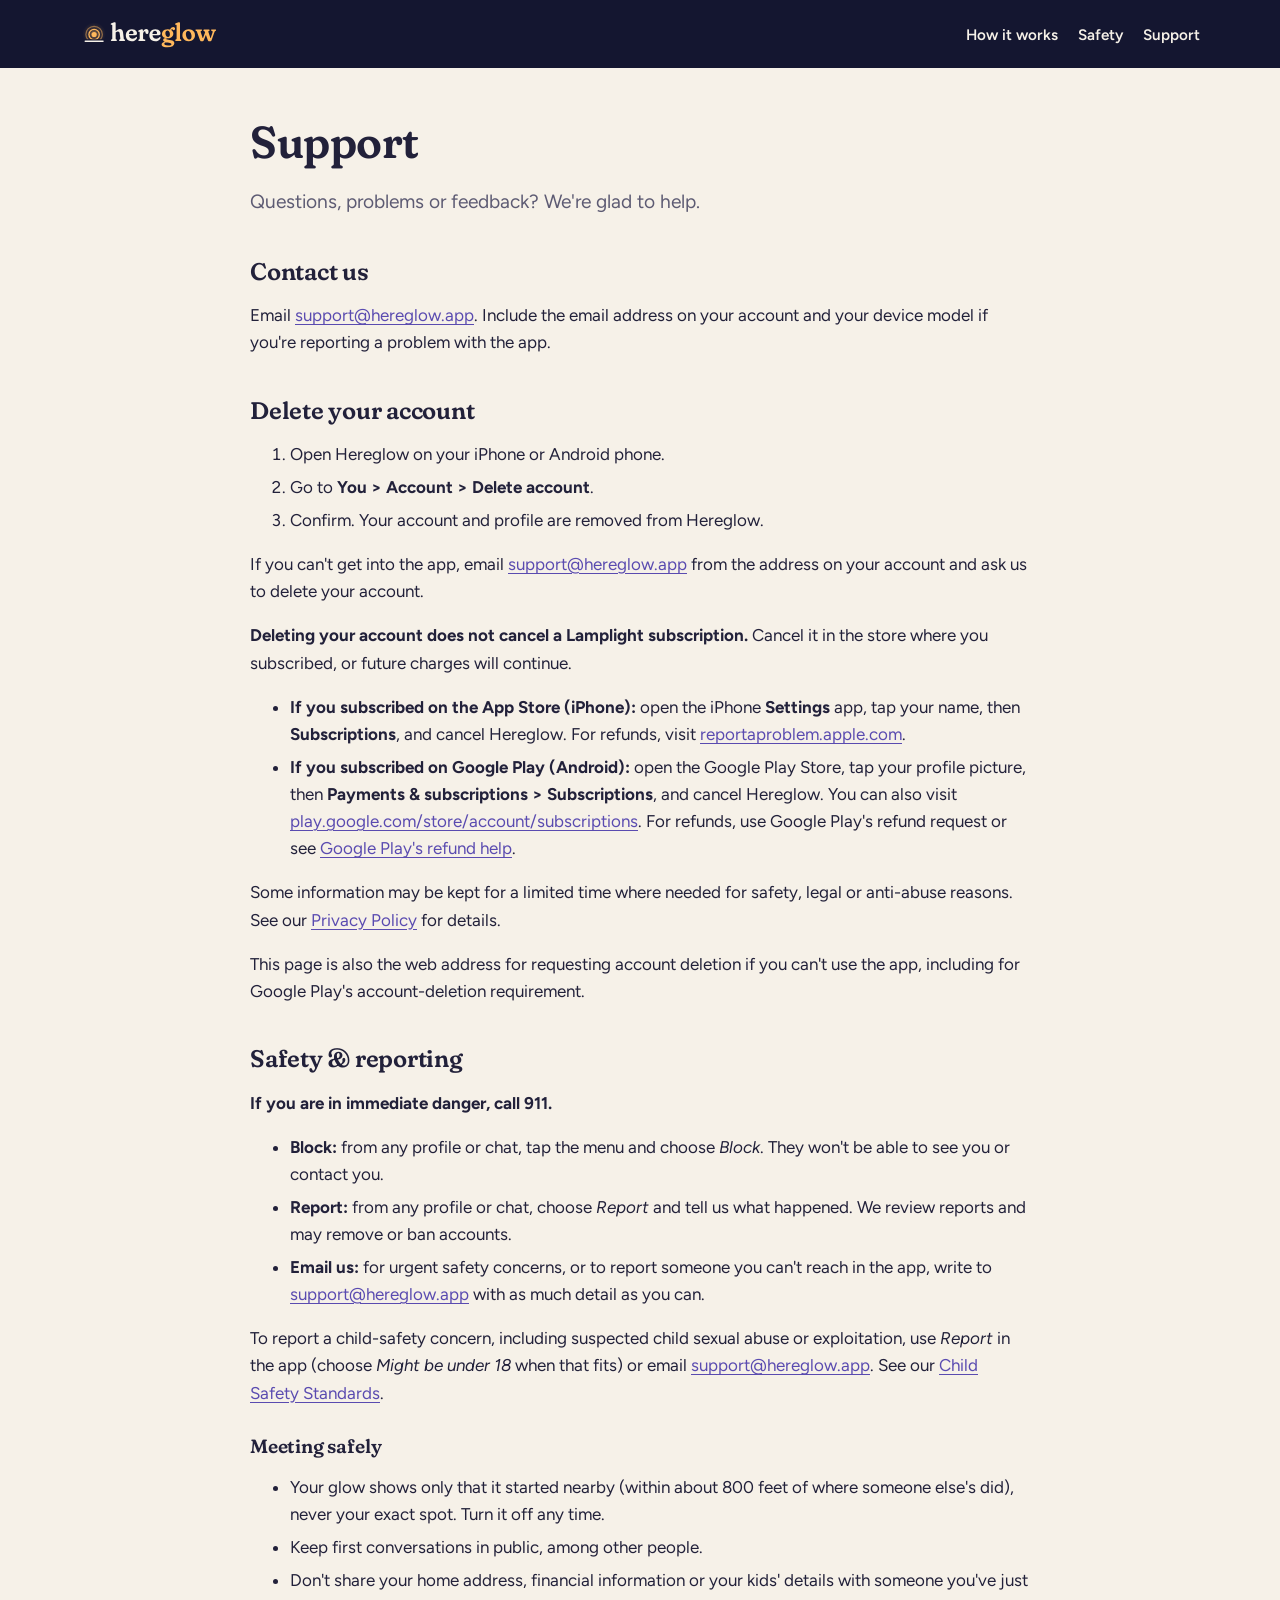
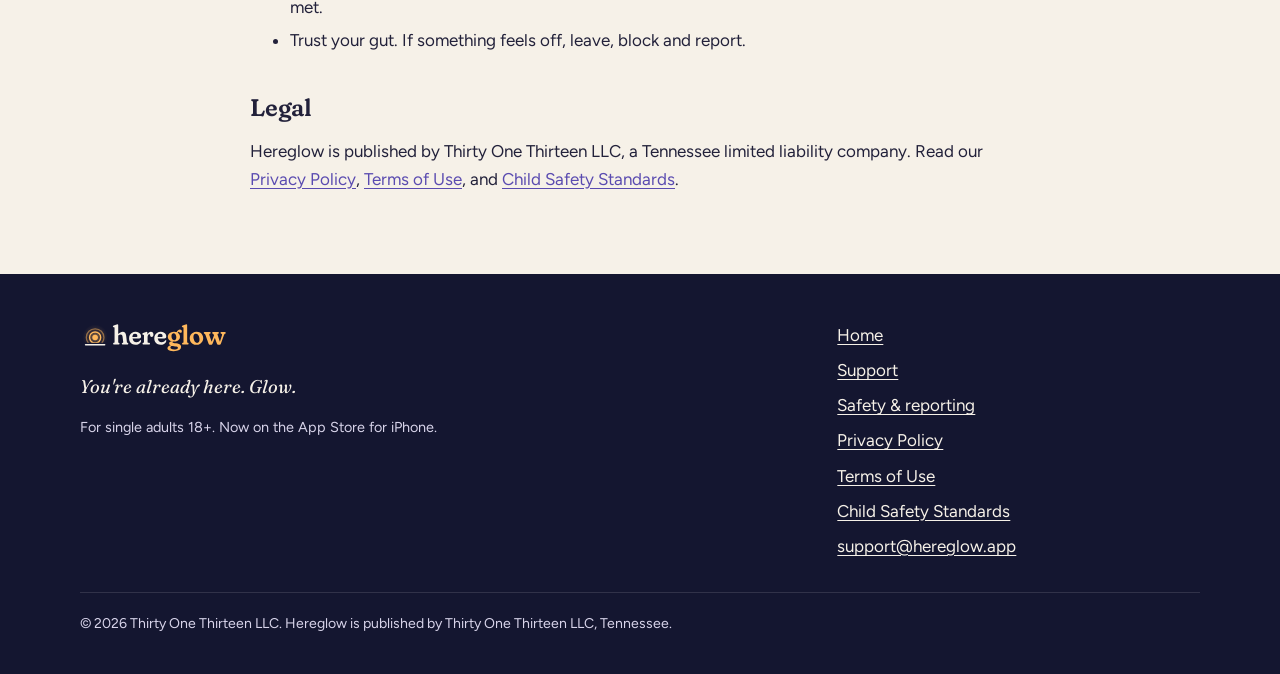
<file: support.html>
<!doctype html>
<html lang="en">
<head>
<meta charset="utf-8">
<meta name="viewport" content="width=device-width, initial-scale=1">
<title>Support · Hereglow</title>
<meta name="description" content="Get help with Hereglow: contact support, delete your account, manage an App Store or Google Play subscription, and block or report someone.">
<link rel="canonical" href="https://hereglow.app/support.html">
<meta name="theme-color" content="#141630">
<meta name="apple-itunes-app" content="app-id=6829981714">
<meta property="og:type" content="website">
<meta property="og:site_name" content="Hereglow">
<meta property="og:title" content="Support · Hereglow">
<meta property="og:description" content="Get help with Hereglow: contact support, delete your account, manage an App Store or Google Play subscription, and block or report someone.">
<meta property="og:url" content="https://hereglow.app/support.html">
<meta property="og:image" content="https://hereglow.app/assets/og-image.png">
<meta property="og:image:width" content="1200">
<meta property="og:image:height" content="630">
<meta property="og:image:alt" content="The Hereglow app icon: a glowing dot in halo rings above a dusk horizon">
<meta name="twitter:card" content="summary_large_image">
<meta name="twitter:title" content="Support · Hereglow">
<meta name="twitter:description" content="Get help with Hereglow: contact support, delete your account, manage an App Store or Google Play subscription, and block or report someone.">
<meta name="twitter:image" content="https://hereglow.app/assets/og-image.png">
<link rel="icon" href="/assets/hereglow-app-icon.svg" type="image/svg+xml">
<link rel="icon" href="/assets/favicon-32.png" sizes="32x32" type="image/png">
<link rel="apple-touch-icon" href="/assets/apple-touch-icon.png">
<link rel="preconnect" href="https://fonts.googleapis.com">
<link rel="preconnect" href="https://fonts.gstatic.com" crossorigin>
<link href="https://fonts.googleapis.com/css2?family=DM+Mono:wght@400;500&family=Figtree:wght@400;500;600;700;800&family=Fraunces:ital,opsz,wght,SOFT@0,9..144,500..600,100;1,9..144,500,100&display=swap" rel="stylesheet">
<link rel="stylesheet" href="/styles.css">
</head>
<body>
<a class="skip" href="#main">Skip to content</a>
<header class="site-header">
  <nav class="nav wrap" aria-label="Main">
    <a class="brand" href="/" aria-label="Hereglow home"><img src="/assets/hereglow-lockup-dark-transparent.svg" alt="Hereglow" width="149" height="30"></a>
    <ul>
      <li><a href="/#how">How it works</a></li>
      <li><a href="/#safety">Safety</a></li>
      <li><a href="/support.html">Support</a></li>
    </ul>
  </nav>
</header>
<main id="main" class="wrap legal">
  <h1>Support</h1>
  <p class="lede">Questions, problems or feedback? We're glad to help.</p>

  <section aria-labelledby="contact">
    <h2 id="contact">Contact us</h2>
    <p>Email <a href="mailto:support@hereglow.app">support@hereglow.app</a>. Include the email address on your account and your device model if you're reporting a problem with the app.</p>
  </section>

  <section aria-labelledby="delete">
    <h2 id="delete">Delete your account</h2>
    <ol>
      <li>Open Hereglow on your iPhone or Android phone.</li>
      <li>Go to <strong>You &gt; Account &gt; Delete account</strong>.</li>
      <li>Confirm. Your account and profile are removed from Hereglow.</li>
    </ol>
    <p>If you can't get into the app, email <a href="mailto:support@hereglow.app?subject=Account%20deletion%20request">support@hereglow.app</a> from the address on your account and ask us to delete your account.</p>
    <p><strong>Deleting your account does not cancel a Lamplight subscription.</strong> Cancel it in the store where you subscribed, or future charges will continue.</p>
    <ul>
      <li><strong>If you subscribed on the App Store (iPhone):</strong> open the iPhone <strong>Settings</strong> app, tap your name, then <strong>Subscriptions</strong>, and cancel Hereglow. For refunds, visit <a href="https://reportaproblem.apple.com">reportaproblem.apple.com</a>.</li>
      <li><strong>If you subscribed on Google Play (Android):</strong> open the Google Play Store, tap your profile picture, then <strong>Payments &amp; subscriptions &gt; Subscriptions</strong>, and cancel Hereglow. You can also visit <a href="https://play.google.com/store/account/subscriptions">play.google.com/store/account/subscriptions</a>. For refunds, use Google Play's refund request or see <a href="https://support.google.com/googleplay/answer/2479637">Google Play's refund help</a>.</li>
    </ul>
    <p>Some information may be kept for a limited time where needed for safety, legal or anti-abuse reasons. See our <a href="/privacy.html#deleting-your-account">Privacy Policy</a> for details.</p>
    <p>This page is also the web address for requesting account deletion if you can't use the app, including for Google Play's account-deletion requirement.</p>
  </section>

  <section id="safety" aria-labelledby="safety-h">
    <h2 id="safety-h">Safety &amp; reporting</h2>
    <p><strong>If you are in immediate danger, call 911.</strong></p>
    <ul>
      <li><strong>Block:</strong> from any profile or chat, tap the menu and choose <em>Block</em>. They won't be able to see you or contact you.</li>
      <li><strong>Report:</strong> from any profile or chat, choose <em>Report</em> and tell us what happened. We review reports and may remove or ban accounts.</li>
      <li><strong>Email us:</strong> for urgent safety concerns, or to report someone you can't reach in the app, write to <a href="mailto:support@hereglow.app?subject=Safety%20report">support@hereglow.app</a> with as much detail as you can.</li>
    </ul>
    <p>To report a child-safety concern, including suspected child sexual abuse or exploitation, use <em>Report</em> in the app (choose <em>Might be under 18</em> when that fits) or email <a href="mailto:support@hereglow.app?subject=Child%20safety%20report">support@hereglow.app</a>. See our <a href="/child-safety.html">Child Safety Standards</a>.</p>
    <h3>Meeting safely</h3>
    <ul>
      <li>Your glow shows only that it started nearby (within about 800 feet of where someone else's did), never your exact spot. Turn it off any time.</li>
      <li>Keep first conversations in public, among other people.</li>
      <li>Don't share your home address, financial information or your kids' details with someone you've just met.</li>
      <li>Trust your gut. If something feels off, leave, block and report.</li>
    </ul>
  </section>

  <section aria-labelledby="legal">
    <h2 id="legal">Legal</h2>
    <p>Hereglow is published by Thirty One Thirteen LLC, a Tennessee limited liability company. Read our <a href="/privacy.html">Privacy Policy</a>, <a href="/terms.html">Terms of Use</a>, and <a href="/child-safety.html">Child Safety Standards</a>.</p>
  </section>
</main>
<footer class="site-footer">
  <div class="wrap foot">
    <div>
      <img src="/assets/hereglow-lockup-dark-transparent.svg" alt="Hereglow" width="149" height="30">
      <p class="tag">You're already here. Glow.</p>
      <p class="small">For single adults 18+. Now on the App Store for iPhone.</p>
    </div>
    <nav aria-label="Footer">
      <ul>
        <li><a href="/">Home</a></li>
        <li><a href="/support.html">Support</a></li>
        <li><a href="/support.html#safety">Safety &amp; reporting</a></li>
        <li><a href="/privacy.html">Privacy Policy</a></li>
        <li><a href="/terms.html">Terms of Use</a></li>
        <li><a href="/child-safety.html">Child Safety Standards</a></li>
        <li><a href="mailto:support@hereglow.app">support@hereglow.app</a></li>
      </ul>
    </nav>
  </div>
  <p class="wrap copy">&copy; 2026 Thirty One Thirteen LLC. Hereglow is published by Thirty One Thirteen LLC, Tennessee.</p>
</footer>
</body>
</html>
</file>
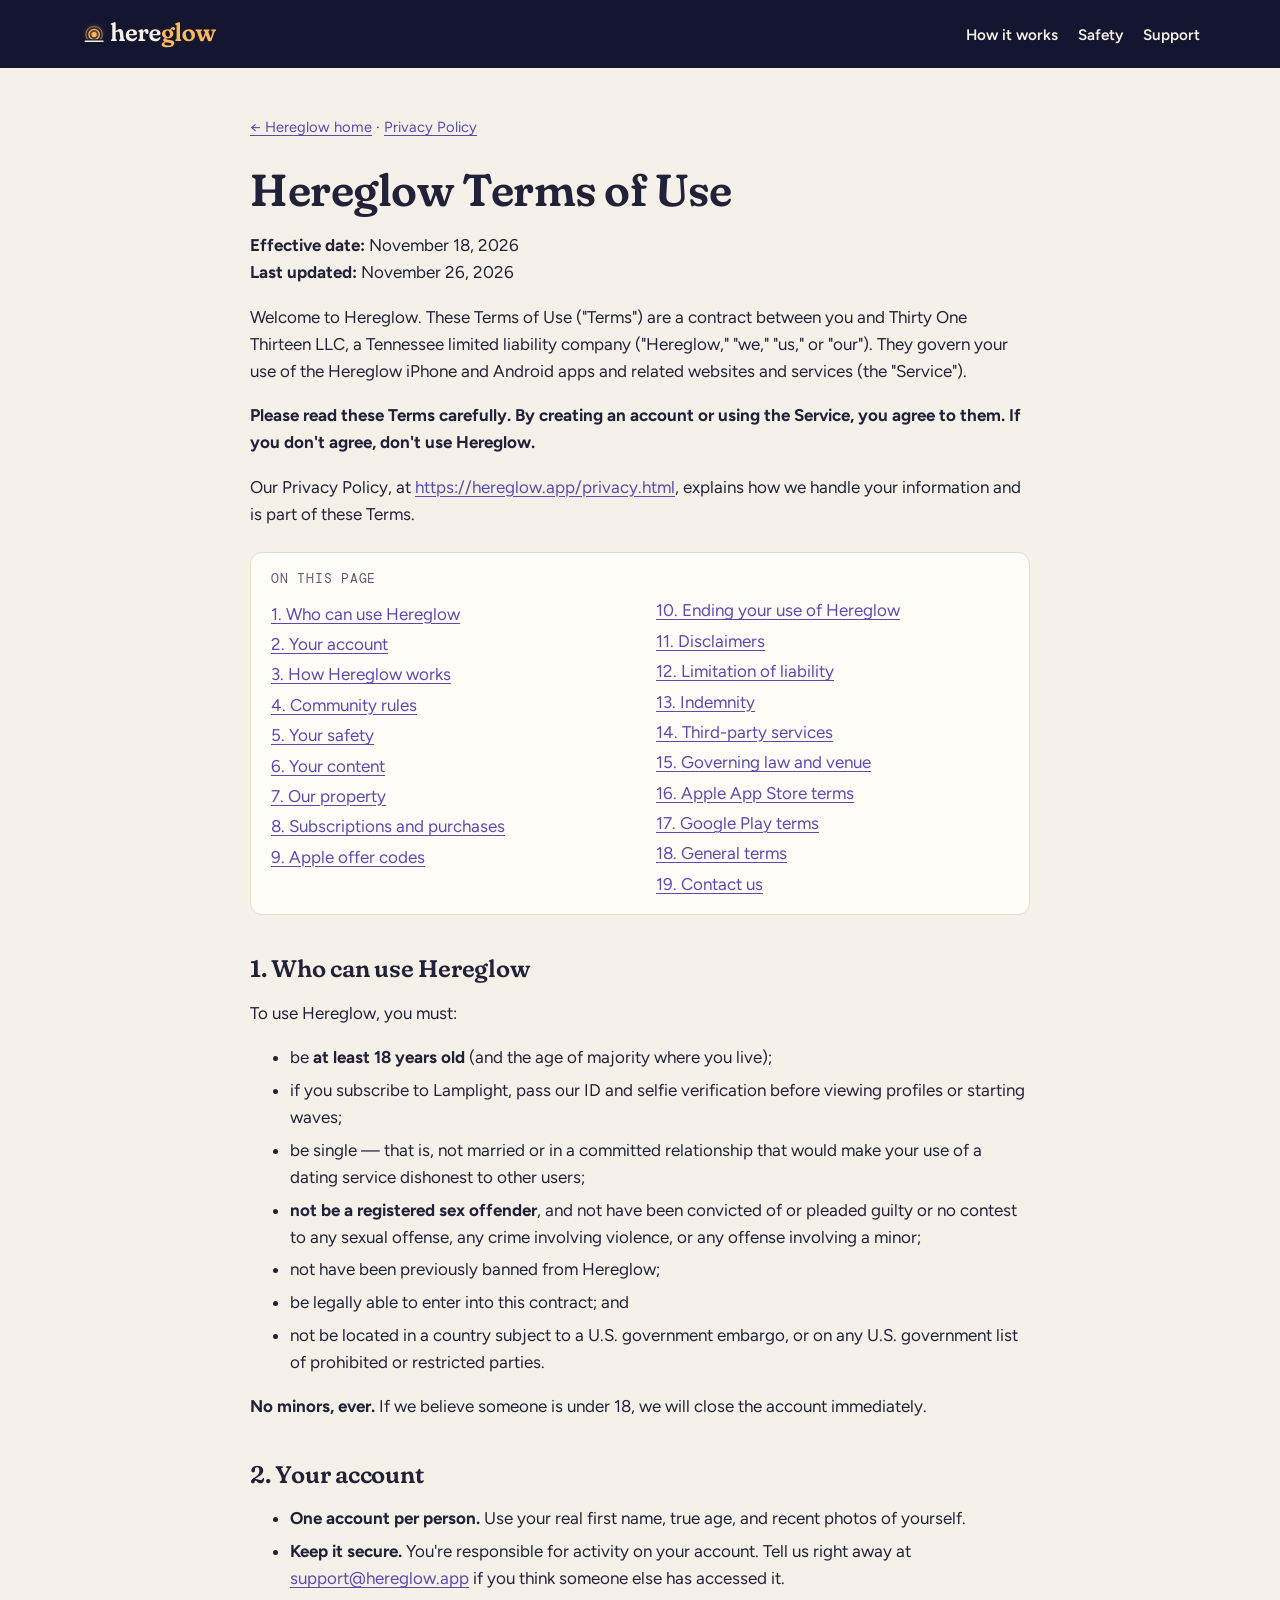
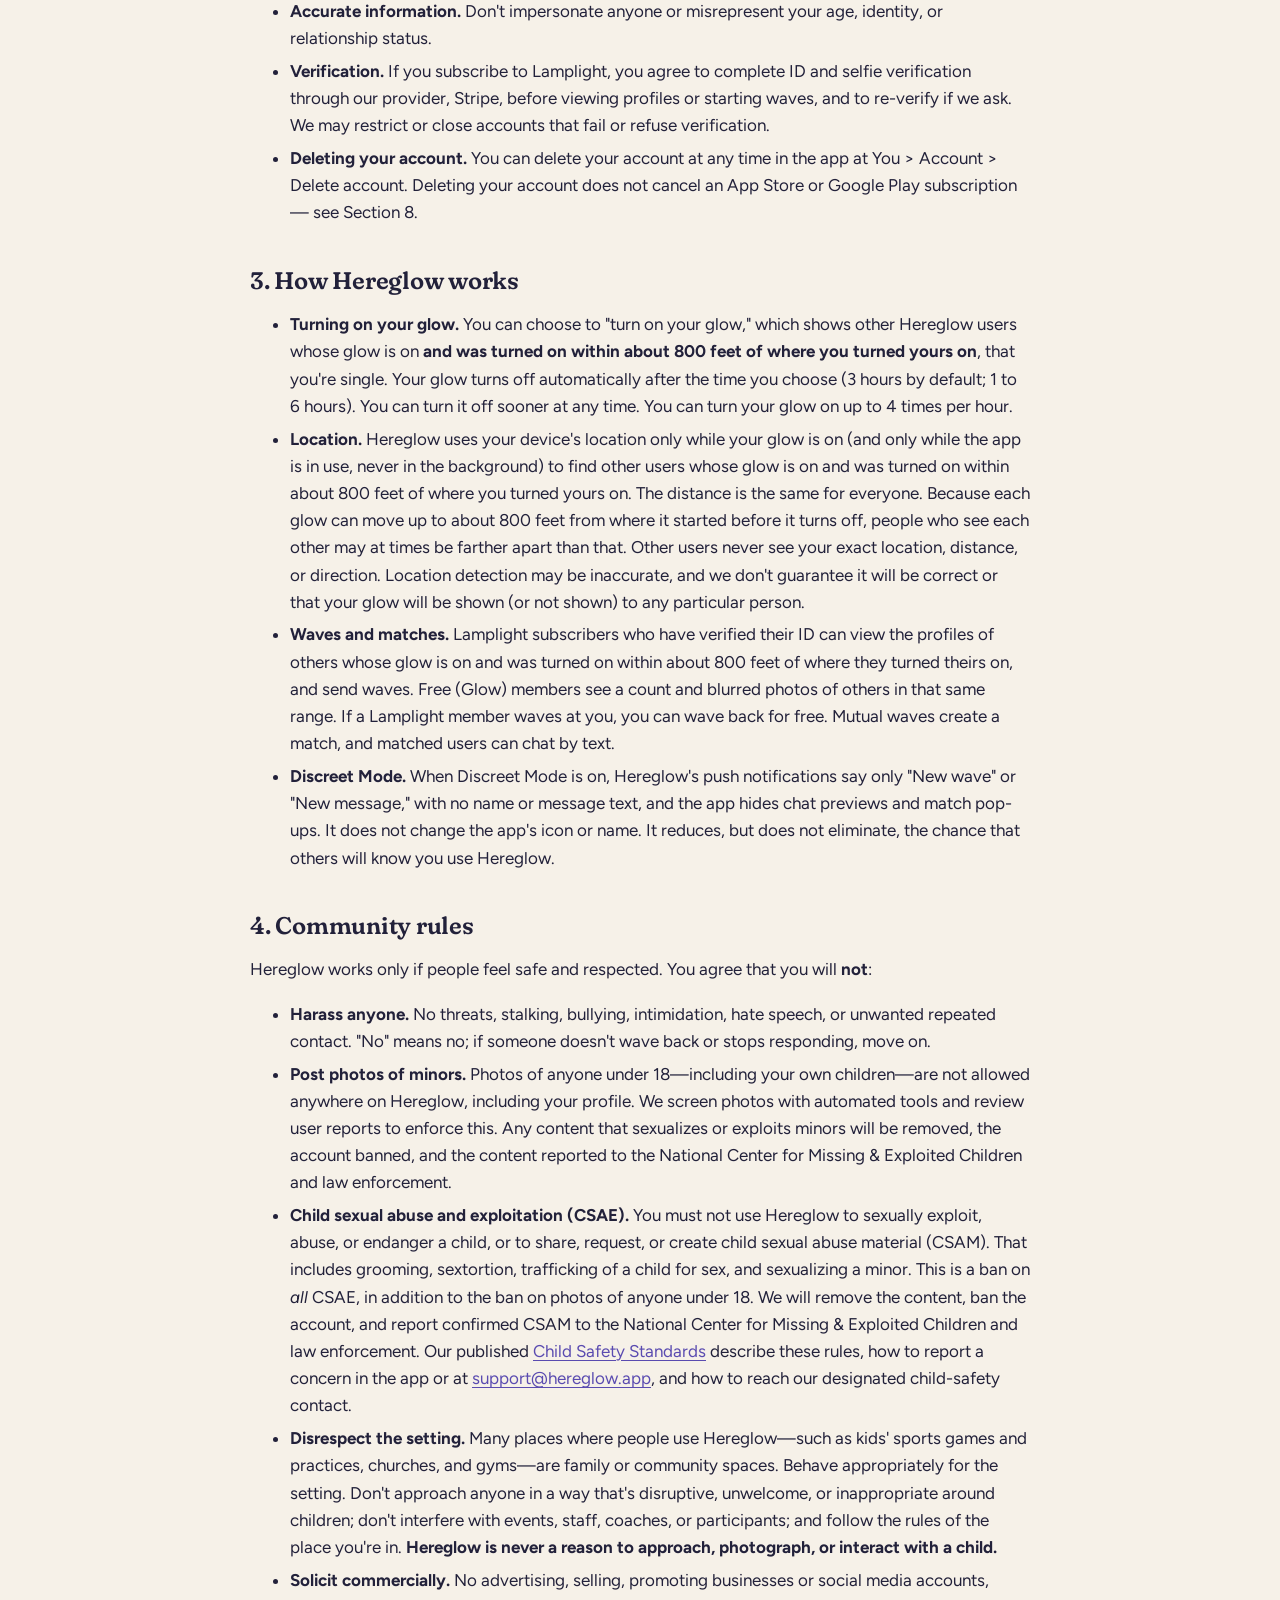
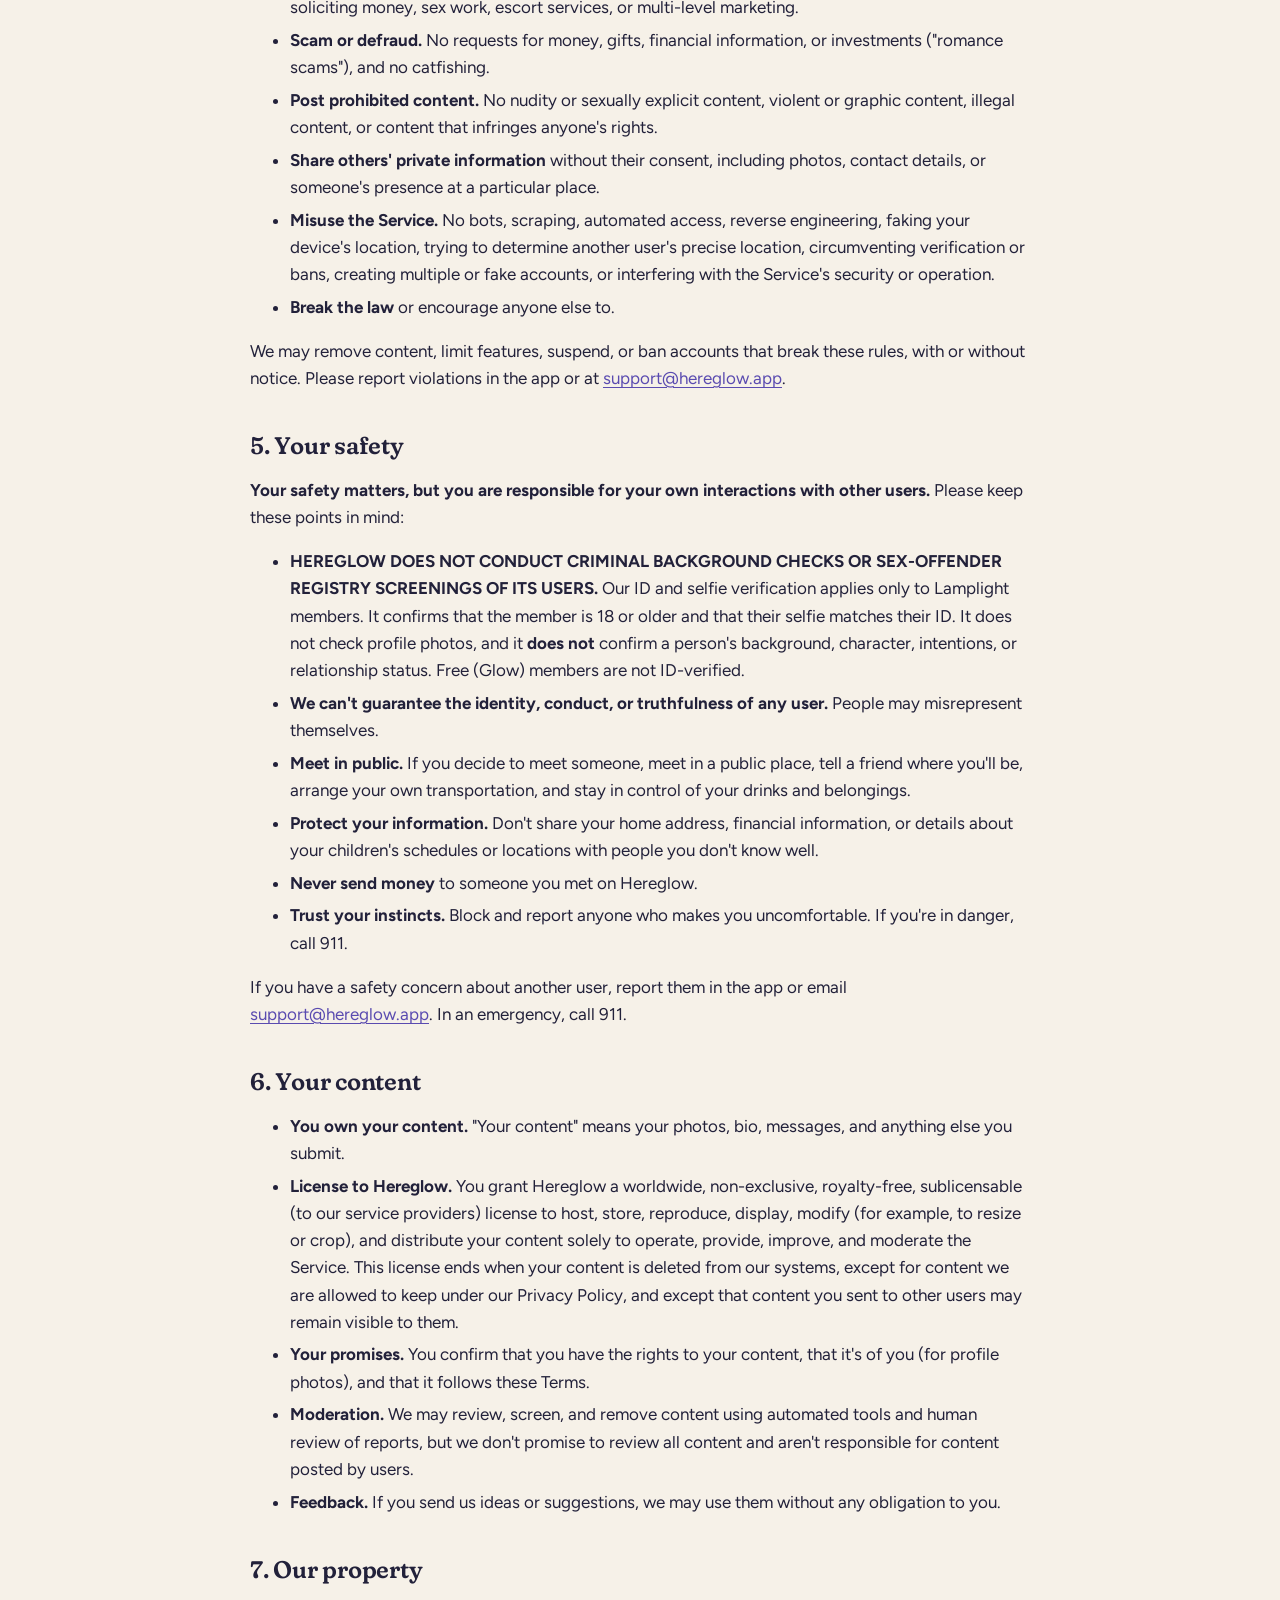
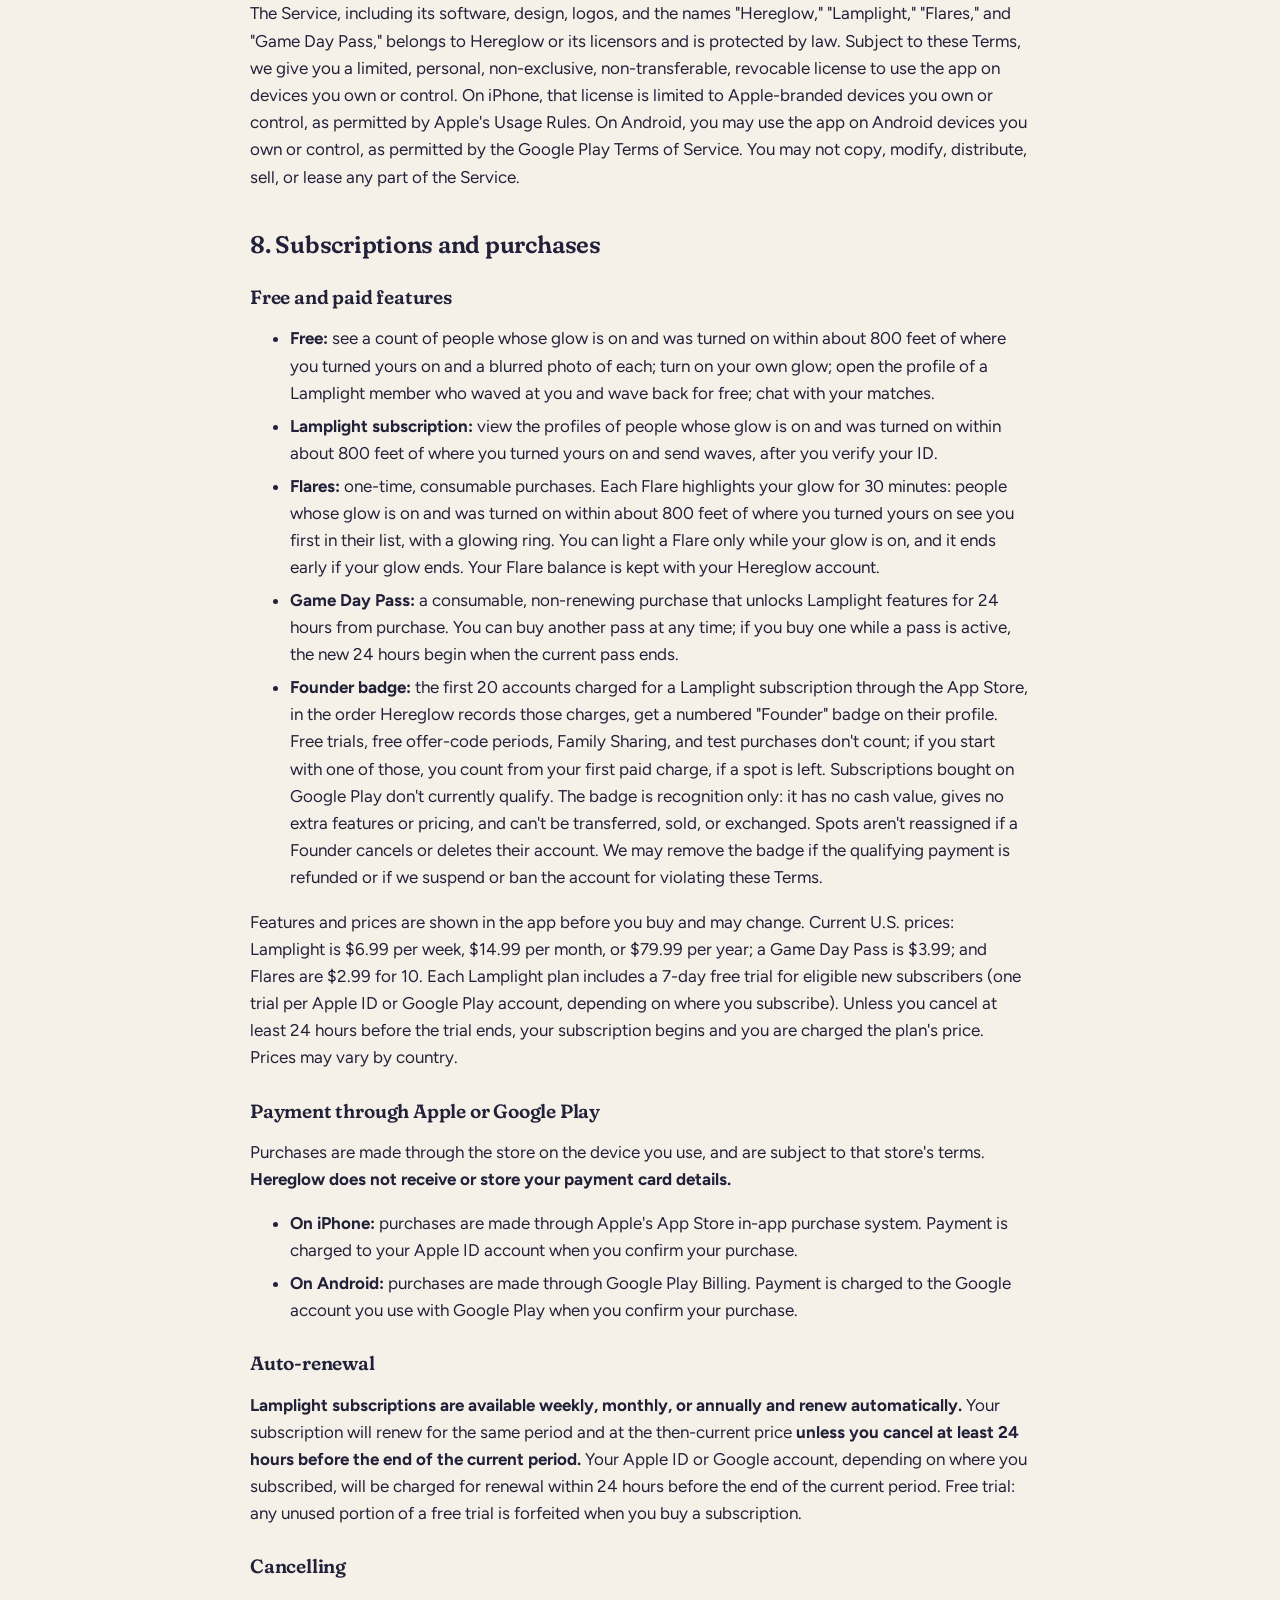
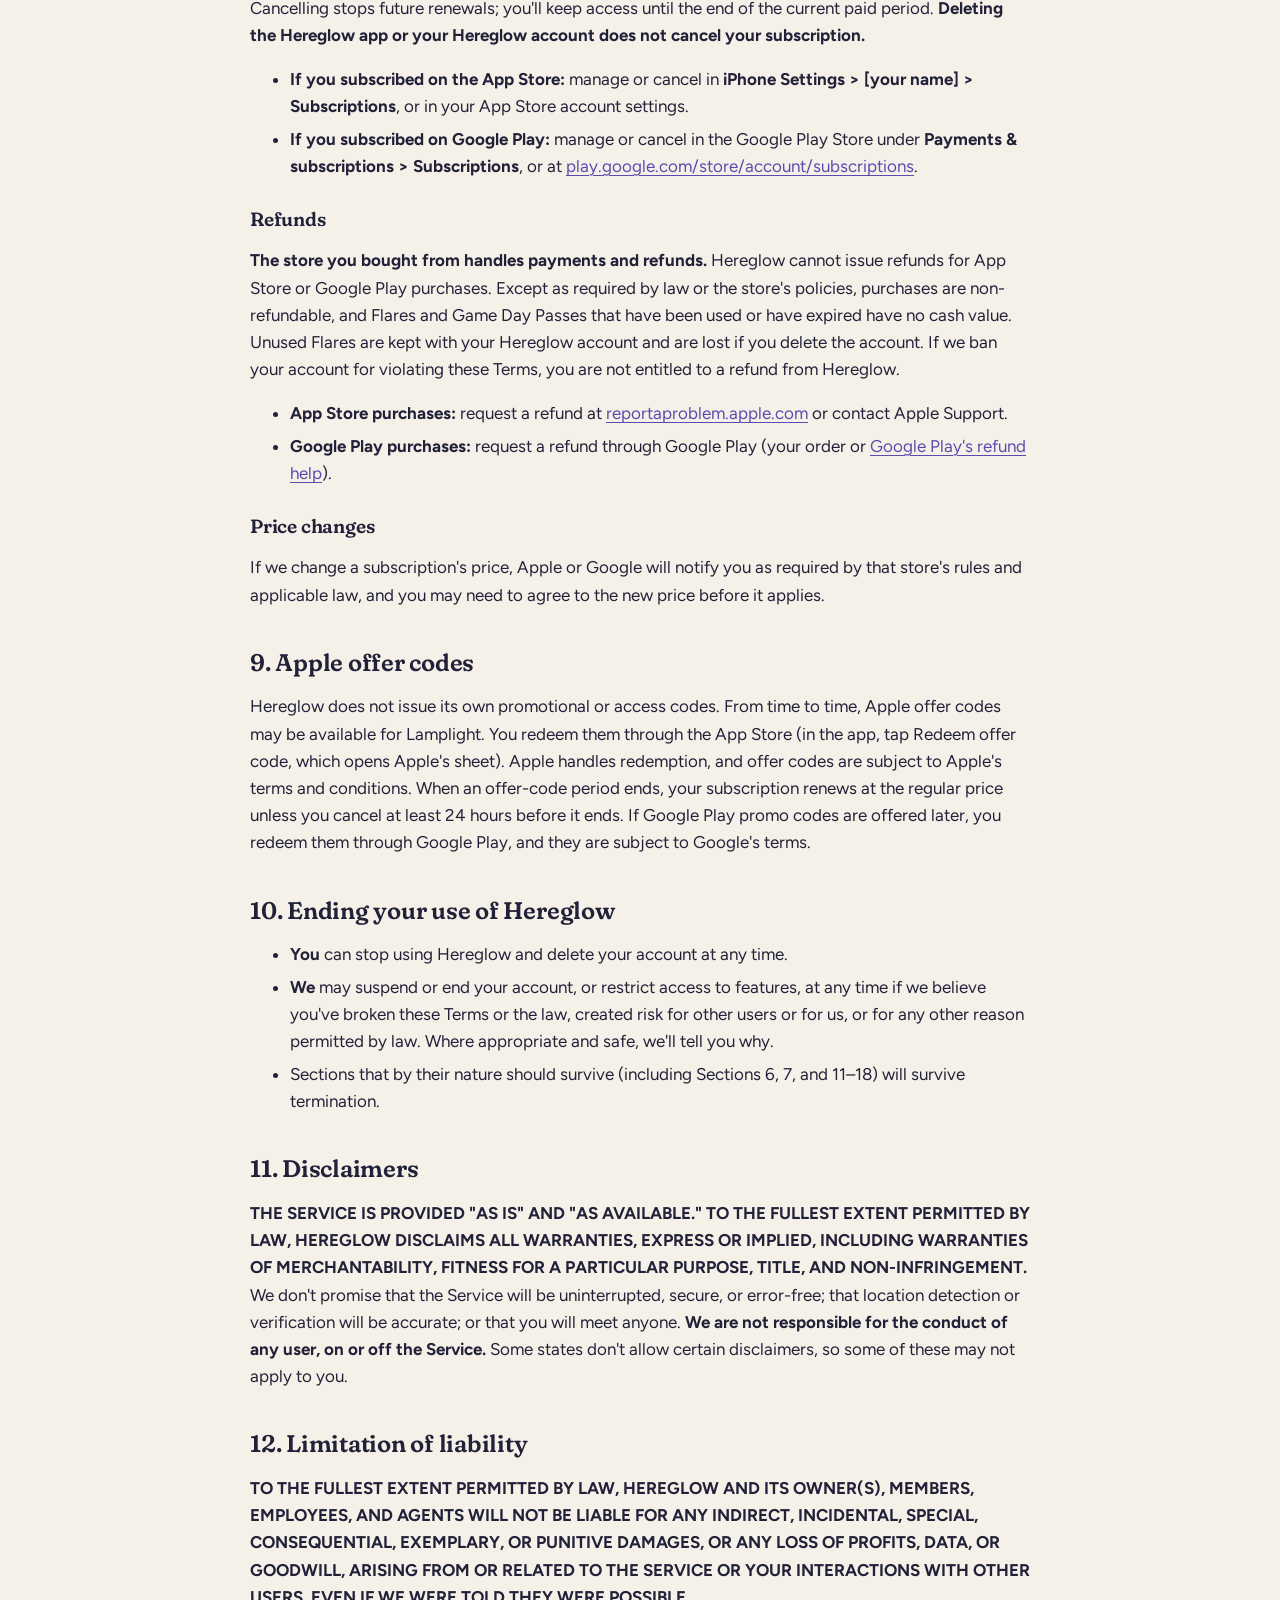
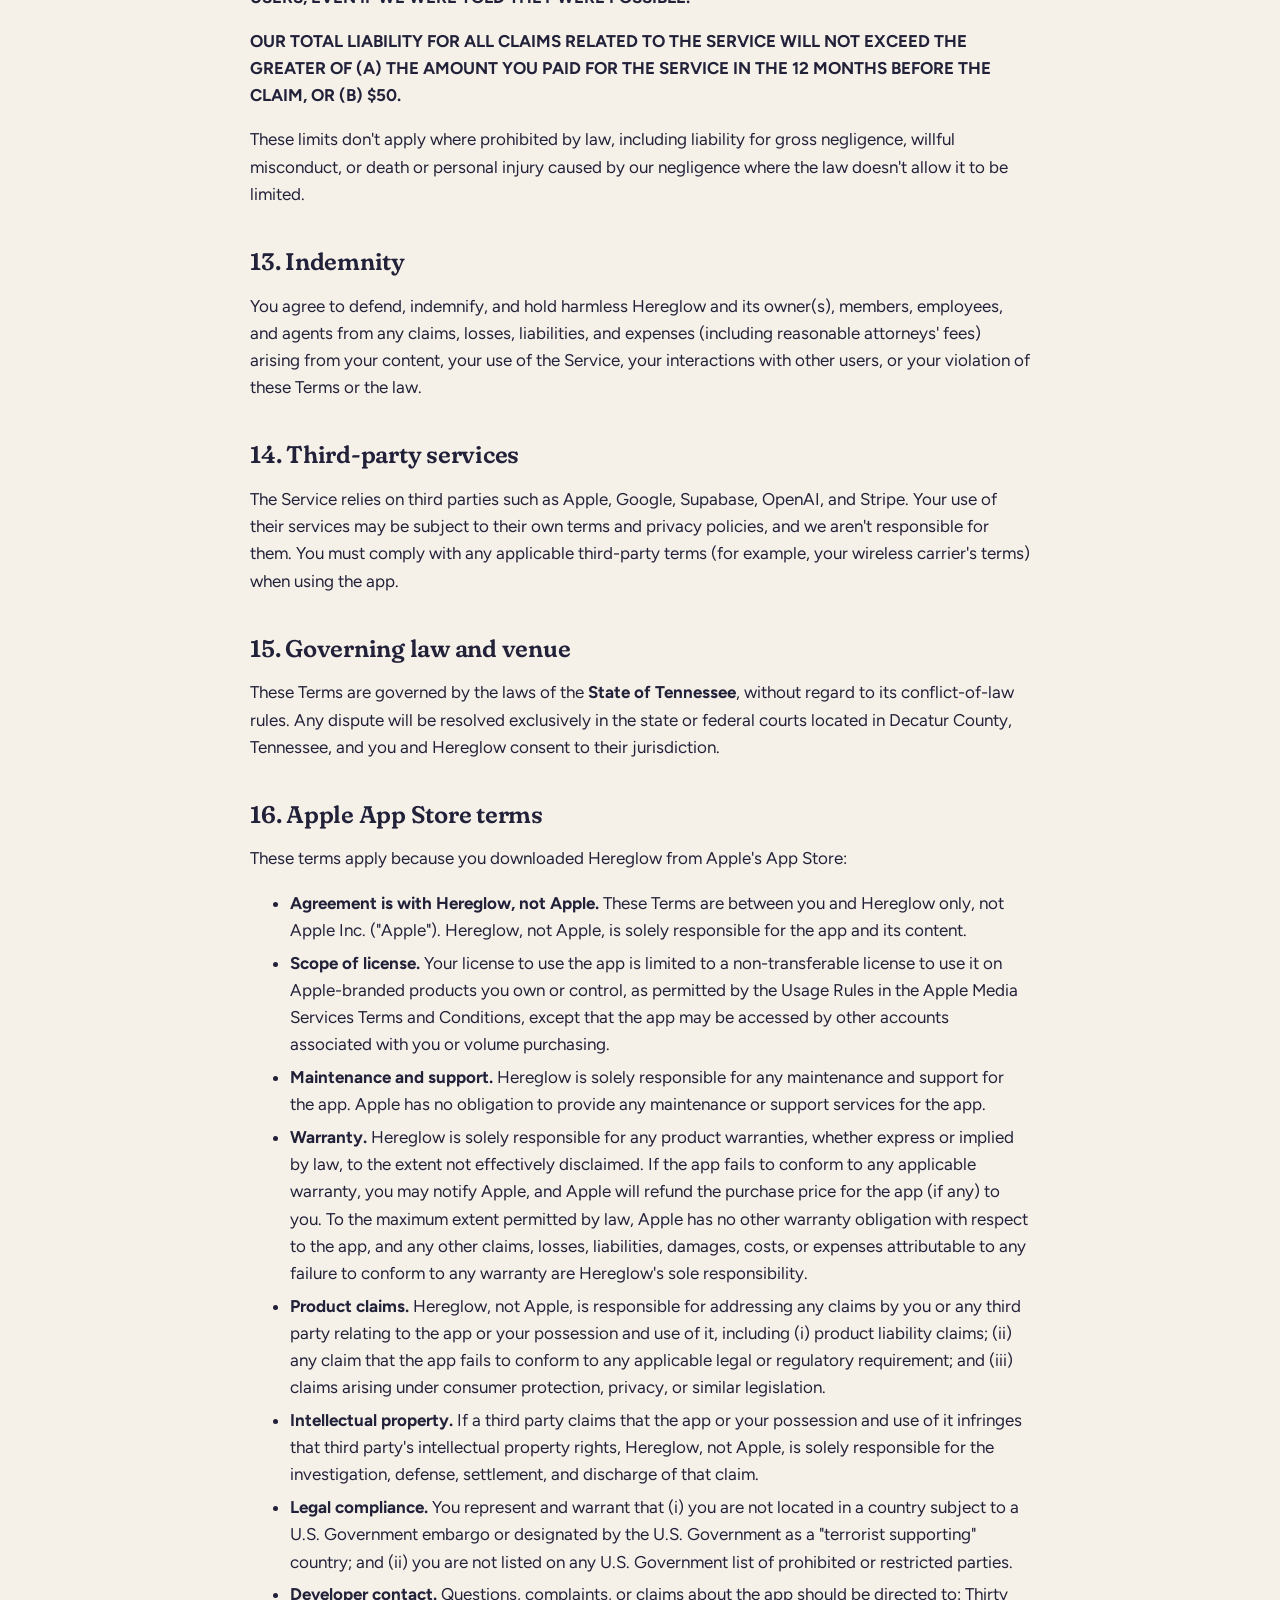
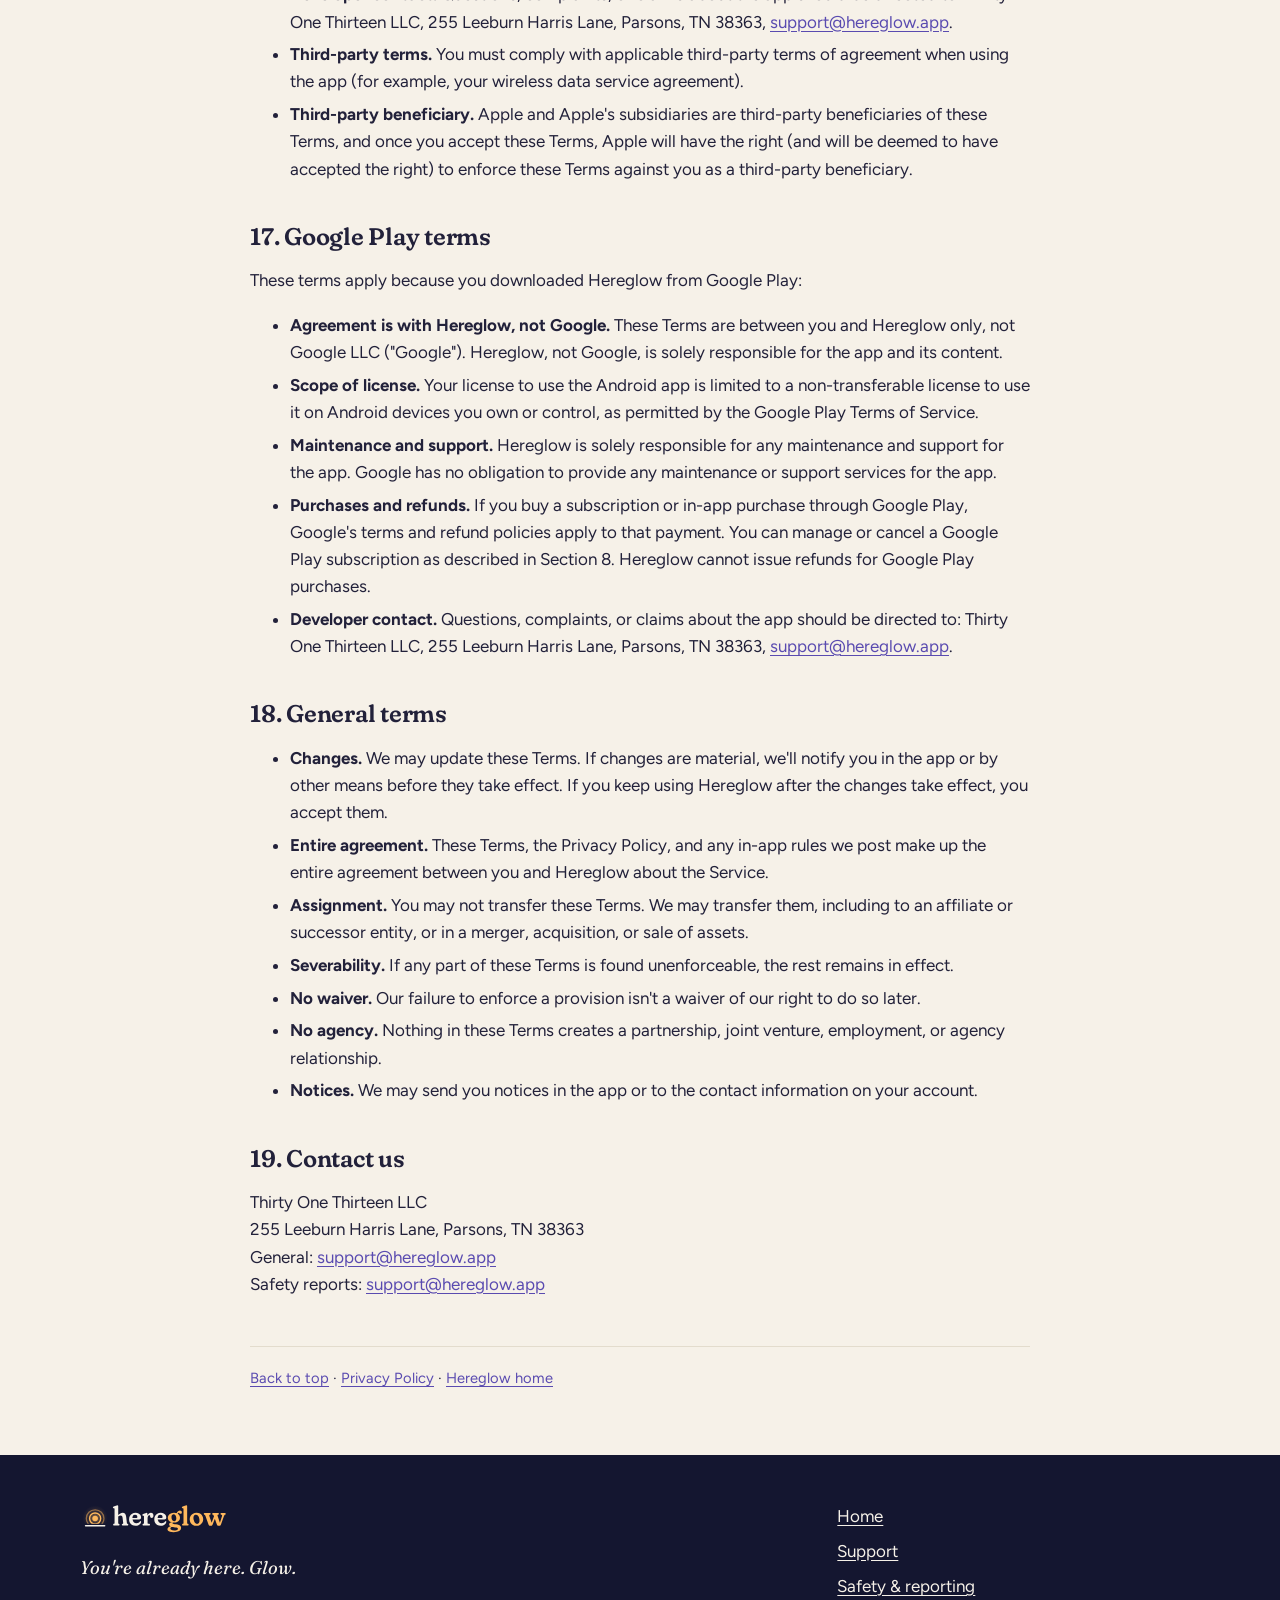
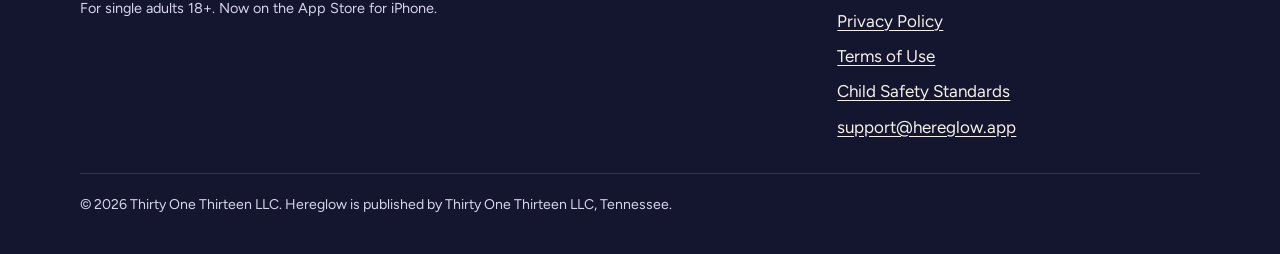
<file: terms.html>
<!doctype html>
<html lang="en">
<head>
<meta charset="utf-8">
<meta name="viewport" content="width=device-width, initial-scale=1">
<title>Terms of Use · Hereglow</title>
<meta name="description" content="The Terms of Use for the Hereglow iPhone and Android apps and related services.">
<link rel="canonical" href="https://hereglow.app/terms.html">
<meta name="theme-color" content="#141630">
<meta name="apple-itunes-app" content="app-id=6829981714">
<meta property="og:type" content="website">
<meta property="og:site_name" content="Hereglow">
<meta property="og:title" content="Terms of Use · Hereglow">
<meta property="og:description" content="The Terms of Use for the Hereglow iPhone and Android apps and related services.">
<meta property="og:url" content="https://hereglow.app/terms.html">
<meta property="og:image" content="https://hereglow.app/assets/og-image.png">
<meta property="og:image:width" content="1200">
<meta property="og:image:height" content="630">
<meta property="og:image:alt" content="The Hereglow app icon: a glowing dot in halo rings above a dusk horizon">
<meta name="twitter:card" content="summary_large_image">
<meta name="twitter:title" content="Terms of Use · Hereglow">
<meta name="twitter:description" content="The Terms of Use for the Hereglow iPhone and Android apps and related services.">
<meta name="twitter:image" content="https://hereglow.app/assets/og-image.png">
<link rel="icon" href="/assets/hereglow-app-icon.svg" type="image/svg+xml">
<link rel="icon" href="/assets/favicon-32.png" sizes="32x32" type="image/png">
<link rel="apple-touch-icon" href="/assets/apple-touch-icon.png">
<link rel="preconnect" href="https://fonts.googleapis.com">
<link rel="preconnect" href="https://fonts.gstatic.com" crossorigin>
<link href="https://fonts.googleapis.com/css2?family=DM+Mono:wght@400;500&family=Figtree:wght@400;500;600;700;800&family=Fraunces:ital,opsz,wght,SOFT@0,9..144,500..600,100;1,9..144,500,100&display=swap" rel="stylesheet">
<link rel="stylesheet" href="/styles.css">
</head>
<body>
<a class="skip" href="#main">Skip to content</a>
<header class="site-header">
  <nav class="nav wrap" aria-label="Main">
    <a class="brand" href="/" aria-label="Hereglow home"><img src="/assets/hereglow-lockup-dark-transparent.svg" alt="Hereglow" width="149" height="30"></a>
    <ul>
      <li><a href="/#how">How it works</a></li>
      <li><a href="/#safety">Safety</a></li>
      <li><a href="/support.html">Support</a></li>
    </ul>
  </nav>
</header>
<main id="main" class="wrap legal">
<p class="crumb"><a href="/">&larr; Hereglow home</a> · <a href="/privacy.html">Privacy Policy</a></p>
<h1>Hereglow Terms of Use</h1>
<p><strong>Effective date:</strong> November 18, 2026<br>
<strong>Last updated:</strong> November 26, 2026</p>

<p>Welcome to Hereglow. These Terms of Use ("Terms") are a contract between you and Thirty One Thirteen LLC, a Tennessee limited liability company ("Hereglow," "we," "us," or "our"). They govern your use of the Hereglow iPhone and Android apps and related websites and services (the "Service").</p>
<p><strong>Please read these Terms carefully. By creating an account or using the Service, you agree to them. If you don't agree, don't use Hereglow.</strong></p>
<p>Our Privacy Policy, at <a href="/privacy.html">https://hereglow.app/privacy.html</a>, explains how we handle your information and is part of these Terms.</p>
<nav class="toc" aria-label="On this page"><p class="toc-h">On this page</p><ul><li><a href="#who-can-use-hereglow">1. Who can use Hereglow</a></li><li><a href="#your-account">2. Your account</a></li><li><a href="#how-hereglow-works">3. How Hereglow works</a></li><li><a href="#community-rules">4. Community rules</a></li><li><a href="#your-safety">5. Your safety</a></li><li><a href="#your-content">6. Your content</a></li><li><a href="#our-property">7. Our property</a></li><li><a href="#subscriptions-and-purchases">8. Subscriptions and purchases</a></li><li><a href="#apple-offer-codes">9. Apple offer codes</a></li><li><a href="#ending-your-use-of-hereglow">10. Ending your use of Hereglow</a></li><li><a href="#disclaimers">11. Disclaimers</a></li><li><a href="#limitation-of-liability">12. Limitation of liability</a></li><li><a href="#indemnity">13. Indemnity</a></li><li><a href="#third-party-services">14. Third-party services</a></li><li><a href="#governing-law-and-venue">15. Governing law and venue</a></li><li><a href="#apple-app-store-terms">16. Apple App Store terms</a></li><li><a href="#google-play-terms">17. Google Play terms</a></li><li><a href="#general-terms">18. General terms</a></li><li><a href="#contact-us">19. Contact us</a></li></ul></nav>
<h2 id="who-can-use-hereglow"><a class="anchor" href="#who-can-use-hereglow">1. Who can use Hereglow</a></h2>
<p>To use Hereglow, you must:</p>
<ul>
<li>be <strong>at least 18 years old</strong> (and the age of majority where you live);
</li><li>if you subscribe to Lamplight, pass our ID and selfie verification before viewing profiles or starting waves;
</li><li>be single — that is, not married or in a committed relationship that would make your use of a dating service dishonest to other users;
</li><li><strong>not be a registered sex offender</strong>, and not have been convicted of or pleaded guilty or no contest to any sexual offense, any crime involving violence, or any offense involving a minor;
</li><li>not have been previously banned from Hereglow;
</li><li>be legally able to enter into this contract; and
</li><li>not be located in a country subject to a U.S. government embargo, or on any U.S. government list of prohibited or restricted parties.
</li></ul>
<p><strong>No minors, ever.</strong> If we believe someone is under 18, we will close the account immediately.</p>
<h2 id="your-account"><a class="anchor" href="#your-account">2. Your account</a></h2>
<ul>
<li><strong>One account per person.</strong> Use your real first name, true age, and recent photos of yourself.
</li><li><strong>Keep it secure.</strong> You're responsible for activity on your account. Tell us right away at <a href="mailto:support@hereglow.app">support@hereglow.app</a> if you think someone else has accessed it.
</li><li><strong>Accurate information.</strong> Don't impersonate anyone or misrepresent your age, identity, or relationship status.
</li><li><strong>Verification.</strong> If you subscribe to Lamplight, you agree to complete ID and selfie verification through our provider, Stripe, before viewing profiles or starting waves, and to re-verify if we ask. We may restrict or close accounts that fail or refuse verification.
</li><li><strong>Deleting your account.</strong> You can delete your account at any time in the app at You &gt; Account &gt; Delete account. Deleting your account does not cancel an App Store or Google Play subscription — see Section 8.
</li></ul>
<h2 id="how-hereglow-works"><a class="anchor" href="#how-hereglow-works">3. How Hereglow works</a></h2>
<ul>
<li><strong>Turning on your glow.</strong> You can choose to "turn on your glow," which shows other Hereglow users whose glow is on <strong>and was turned on within about 800 feet of where you turned yours on</strong>, that you're single. Your glow turns off automatically after the time you choose (3 hours by default; 1 to 6 hours). You can turn it off sooner at any time. You can turn your glow on up to 4 times per hour.
</li><li><strong>Location.</strong> Hereglow uses your device's location only while your glow is on (and only while the app is in use, never in the background) to find other users whose glow is on and was turned on within about 800 feet of where you turned yours on. The distance is the same for everyone. Because each glow can move up to about 800 feet from where it started before it turns off, people who see each other may at times be farther apart than that. Other users never see your exact location, distance, or direction. Location detection may be inaccurate, and we don't guarantee it will be correct or that your glow will be shown (or not shown) to any particular person.
</li><li><strong>Waves and matches.</strong> Lamplight subscribers who have verified their ID can view the profiles of others whose glow is on and was turned on within about 800 feet of where they turned theirs on, and send waves. Free (Glow) members see a count and blurred photos of others in that same range. If a Lamplight member waves at you, you can wave back for free. Mutual waves create a match, and matched users can chat by text.
</li><li><strong>Discreet Mode.</strong> When Discreet Mode is on, Hereglow's push notifications say only "New wave" or "New message," with no name or message text, and the app hides chat previews and match pop-ups. It does not change the app's icon or name. It reduces, but does not eliminate, the chance that others will know you use Hereglow.
</li></ul>
<h2 id="community-rules"><a class="anchor" href="#community-rules">4. Community rules</a></h2>
<p>Hereglow works only if people feel safe and respected. You agree that you will <strong>not</strong>:</p>
<ul>
<li><strong>Harass anyone.</strong> No threats, stalking, bullying, intimidation, hate speech, or unwanted repeated contact. "No" means no; if someone doesn't wave back or stops responding, move on.
</li><li><strong>Post photos of minors.</strong> Photos of anyone under 18—including your own children—are not allowed anywhere on Hereglow, including your profile. We screen photos with automated tools and review user reports to enforce this. Any content that sexualizes or exploits minors will be removed, the account banned, and the content reported to the National Center for Missing &amp; Exploited Children and law enforcement.
</li><li><strong>Child sexual abuse and exploitation (CSAE).</strong> You must not use Hereglow to sexually exploit, abuse, or endanger a child, or to share, request, or create child sexual abuse material (CSAM). That includes grooming, sextortion, trafficking of a child for sex, and sexualizing a minor. This is a ban on <em>all</em> CSAE, in addition to the ban on photos of anyone under 18. We will remove the content, ban the account, and report confirmed CSAM to the National Center for Missing &amp; Exploited Children and law enforcement. Our published <a href="/child-safety.html">Child Safety Standards</a> describe these rules, how to report a concern in the app or at <a href="mailto:support@hereglow.app">support@hereglow.app</a>, and how to reach our designated child-safety contact.</li><li><strong>Disrespect the setting.</strong> Many places where people use Hereglow—such as kids' sports games and practices, churches, and gyms—are family or community spaces. Behave appropriately for the setting. Don't approach anyone in a way that's disruptive, unwelcome, or inappropriate around children; don't interfere with events, staff, coaches, or participants; and follow the rules of the place you're in. <strong>Hereglow is never a reason to approach, photograph, or interact with a child.</strong>
</li><li><strong>Solicit commercially.</strong> No advertising, selling, promoting businesses or social media accounts, soliciting money, sex work, escort services, or multi-level marketing.
</li><li><strong>Scam or defraud.</strong> No requests for money, gifts, financial information, or investments ("romance scams"), and no catfishing.
</li><li><strong>Post prohibited content.</strong> No nudity or sexually explicit content, violent or graphic content, illegal content, or content that infringes anyone's rights.
</li><li><strong>Share others' private information</strong> without their consent, including photos, contact details, or someone's presence at a particular place.
</li><li><strong>Misuse the Service.</strong> No bots, scraping, automated access, reverse engineering, faking your device's location, trying to determine another user's precise location, circumventing verification or bans, creating multiple or fake accounts, or interfering with the Service's security or operation.
</li><li><strong>Break the law</strong> or encourage anyone else to.
</li></ul>
<p>We may remove content, limit features, suspend, or ban accounts that break these rules, with or without notice. Please report violations in the app or at <a href="mailto:support@hereglow.app">support@hereglow.app</a>.</p>
<h2 id="your-safety"><a class="anchor" href="#your-safety">5. Your safety</a></h2>
<p><strong>Your safety matters, but you are responsible for your own interactions with other users.</strong> Please keep these points in mind:</p>
<ul>
<li><strong>HEREGLOW DOES NOT CONDUCT CRIMINAL BACKGROUND CHECKS OR SEX-OFFENDER REGISTRY SCREENINGS OF ITS USERS.</strong> Our ID and selfie verification applies only to Lamplight members. It confirms that the member is 18 or older and that their selfie matches their ID. It does not check profile photos, and it <strong>does not</strong> confirm a person's background, character, intentions, or relationship status. Free (Glow) members are not ID-verified.
</li><li><strong>We can't guarantee the identity, conduct, or truthfulness of any user.</strong> People may misrepresent themselves.
</li><li><strong>Meet in public.</strong> If you decide to meet someone, meet in a public place, tell a friend where you'll be, arrange your own transportation, and stay in control of your drinks and belongings.
</li><li><strong>Protect your information.</strong> Don't share your home address, financial information, or details about your children's schedules or locations with people you don't know well.
</li><li><strong>Never send money</strong> to someone you met on Hereglow.
</li><li><strong>Trust your instincts.</strong> Block and report anyone who makes you uncomfortable. If you're in danger, call 911.
</li></ul>
<p>If you have a safety concern about another user, report them in the app or email <a href="mailto:support@hereglow.app">support@hereglow.app</a>. In an emergency, call 911.</p>
<h2 id="your-content"><a class="anchor" href="#your-content">6. Your content</a></h2>
<ul>
<li><strong>You own your content.</strong> "Your content" means your photos, bio, messages, and anything else you submit.
</li><li><strong>License to Hereglow.</strong> You grant Hereglow a worldwide, non-exclusive, royalty-free, sublicensable (to our service providers) license to host, store, reproduce, display, modify (for example, to resize or crop), and distribute your content solely to operate, provide, improve, and moderate the Service. This license ends when your content is deleted from our systems, except for content we are allowed to keep under our Privacy Policy, and except that content you sent to other users may remain visible to them.
</li><li><strong>Your promises.</strong> You confirm that you have the rights to your content, that it's of you (for profile photos), and that it follows these Terms.
</li><li><strong>Moderation.</strong> We may review, screen, and remove content using automated tools and human review of reports, but we don't promise to review all content and aren't responsible for content posted by users.
</li><li><strong>Feedback.</strong> If you send us ideas or suggestions, we may use them without any obligation to you.
</li></ul>
<h2 id="our-property"><a class="anchor" href="#our-property">7. Our property</a></h2>
<p>The Service, including its software, design, logos, and the names "Hereglow," "Lamplight," "Flares," and "Game Day Pass," belongs to Hereglow or its licensors and is protected by law. Subject to these Terms, we give you a limited, personal, non-exclusive, non-transferable, revocable license to use the app on devices you own or control. On iPhone, that license is limited to Apple-branded devices you own or control, as permitted by Apple's Usage Rules. On Android, you may use the app on Android devices you own or control, as permitted by the Google Play Terms of Service. You may not copy, modify, distribute, sell, or lease any part of the Service.</p>
<h2 id="subscriptions-and-purchases"><a class="anchor" href="#subscriptions-and-purchases">8. Subscriptions and purchases</a></h2>
<h3 id="free-and-paid-features"><a class="anchor" href="#free-and-paid-features">Free and paid features</a></h3>
<ul>
<li><strong>Free:</strong> see a count of people whose glow is on and was turned on within about 800 feet of where you turned yours on and a blurred photo of each; turn on your own glow; open the profile of a Lamplight member who waved at you and wave back for free; chat with your matches.
</li><li><strong>Lamplight subscription:</strong> view the profiles of people whose glow is on and was turned on within about 800 feet of where you turned yours on and send waves, after you verify your ID.
</li><li><strong>Flares:</strong> one-time, consumable purchases. Each Flare highlights your glow for 30 minutes: people whose glow is on and was turned on within about 800 feet of where you turned yours on see you first in their list, with a glowing ring. You can light a Flare only while your glow is on, and it ends early if your glow ends. Your Flare balance is kept with your Hereglow account.
</li><li><strong>Game Day Pass:</strong> a consumable, non-renewing purchase that unlocks Lamplight features for 24 hours from purchase. You can buy another pass at any time; if you buy one while a pass is active, the new 24 hours begin when the current pass ends.
</li><li><strong>Founder badge:</strong> the first 20 accounts charged for a Lamplight subscription through the App Store, in the order Hereglow records those charges, get a numbered "Founder" badge on their profile. Free trials, free offer-code periods, Family Sharing, and test purchases don't count; if you start with one of those, you count from your first paid charge, if a spot is left. Subscriptions bought on Google Play don't currently qualify. The badge is recognition only: it has no cash value, gives no extra features or pricing, and can't be transferred, sold, or exchanged. Spots aren't reassigned if a Founder cancels or deletes their account. We may remove the badge if the qualifying payment is refunded or if we suspend or ban the account for violating these Terms.
</li></ul>
<p>Features and prices are shown in the app before you buy and may change. Current U.S. prices: Lamplight is $6.99 per week, $14.99 per month, or $79.99 per year; a Game Day Pass is $3.99; and Flares are $2.99 for 10. Each Lamplight plan includes a 7-day free trial for eligible new subscribers (one trial per Apple ID or Google Play account, depending on where you subscribe). Unless you cancel at least 24 hours before the trial ends, your subscription begins and you are charged the plan's price. Prices may vary by country.</p>
<h3 id="payment-through-apple"><a class="anchor" href="#payment-through-apple">Payment through Apple or Google Play</a></h3>
<p>Purchases are made through the store on the device you use, and are subject to that store's terms. <strong>Hereglow does not receive or store your payment card details.</strong></p>
<ul>
<li><strong>On iPhone:</strong> purchases are made through Apple's App Store in-app purchase system. Payment is charged to your Apple ID account when you confirm your purchase.</li>
<li><strong>On Android:</strong> purchases are made through Google Play Billing. Payment is charged to the Google account you use with Google Play when you confirm your purchase.</li>
</ul>
<h3 id="auto-renewal"><a class="anchor" href="#auto-renewal">Auto-renewal</a></h3>
<p><strong>Lamplight subscriptions are available weekly, monthly, or annually and renew automatically.</strong> Your subscription will renew for the same period and at the then-current price <strong>unless you cancel at least 24 hours before the end of the current period.</strong> Your Apple ID or Google account, depending on where you subscribed, will be charged for renewal within 24 hours before the end of the current period. Free trial: any unused portion of a free trial is forfeited when you buy a subscription.</p>
<h3 id="cancelling"><a class="anchor" href="#cancelling">Cancelling</a></h3>
<p>Cancelling stops future renewals; you'll keep access until the end of the current paid period. <strong>Deleting the Hereglow app or your Hereglow account does not cancel your subscription.</strong></p>
<ul>
<li><strong>If you subscribed on the App Store:</strong> manage or cancel in <strong>iPhone Settings &gt; [your name] &gt; Subscriptions</strong>, or in your App Store account settings.</li>
<li><strong>If you subscribed on Google Play:</strong> manage or cancel in the Google Play Store under <strong>Payments &amp; subscriptions &gt; Subscriptions</strong>, or at <a href="https://play.google.com/store/account/subscriptions">play.google.com/store/account/subscriptions</a>.</li>
</ul>
<h3 id="refunds"><a class="anchor" href="#refunds">Refunds</a></h3>
<p><strong>The store you bought from handles payments and refunds.</strong> Hereglow cannot issue refunds for App Store or Google Play purchases. Except as required by law or the store's policies, purchases are non-refundable, and Flares and Game Day Passes that have been used or have expired have no cash value. Unused Flares are kept with your Hereglow account and are lost if you delete the account. If we ban your account for violating these Terms, you are not entitled to a refund from Hereglow.</p>
<ul>
<li><strong>App Store purchases:</strong> request a refund at <a href="https://reportaproblem.apple.com">reportaproblem.apple.com</a> or contact Apple Support.</li>
<li><strong>Google Play purchases:</strong> request a refund through Google Play (your order or <a href="https://support.google.com/googleplay/answer/2479637">Google Play's refund help</a>).</li>
</ul>
<h3 id="price-changes"><a class="anchor" href="#price-changes">Price changes</a></h3>
<p>If we change a subscription's price, Apple or Google will notify you as required by that store's rules and applicable law, and you may need to agree to the new price before it applies.</p>
<h2 id="apple-offer-codes"><a class="anchor" href="#apple-offer-codes">9. Apple offer codes</a></h2>
<p>Hereglow does not issue its own promotional or access codes. From time to time, Apple offer codes may be available for Lamplight. You redeem them through the App Store (in the app, tap Redeem offer code, which opens Apple's sheet). Apple handles redemption, and offer codes are subject to Apple's terms and conditions. When an offer-code period ends, your subscription renews at the regular price unless you cancel at least 24 hours before it ends. If Google Play promo codes are offered later, you redeem them through Google Play, and they are subject to Google's terms.</p>
<h2 id="ending-your-use-of-hereglow"><a class="anchor" href="#ending-your-use-of-hereglow">10. Ending your use of Hereglow</a></h2>
<ul>
<li><strong>You</strong> can stop using Hereglow and delete your account at any time.
</li><li><strong>We</strong> may suspend or end your account, or restrict access to features, at any time if we believe you've broken these Terms or the law, created risk for other users or for us, or for any other reason permitted by law. Where appropriate and safe, we'll tell you why.
</li><li>Sections that by their nature should survive (including Sections 6, 7, and 11–18) will survive termination.
</li></ul>
<h2 id="disclaimers"><a class="anchor" href="#disclaimers">11. Disclaimers</a></h2>
<p><strong>THE SERVICE IS PROVIDED "AS IS" AND "AS AVAILABLE." TO THE FULLEST EXTENT PERMITTED BY LAW, HEREGLOW DISCLAIMS ALL WARRANTIES, EXPRESS OR IMPLIED, INCLUDING WARRANTIES OF MERCHANTABILITY, FITNESS FOR A PARTICULAR PURPOSE, TITLE, AND NON-INFRINGEMENT.</strong> We don't promise that the Service will be uninterrupted, secure, or error-free; that location detection or verification will be accurate; or that you will meet anyone. <strong>We are not responsible for the conduct of any user, on or off the Service.</strong> Some states don't allow certain disclaimers, so some of these may not apply to you.</p>
<h2 id="limitation-of-liability"><a class="anchor" href="#limitation-of-liability">12. Limitation of liability</a></h2>
<p><strong>TO THE FULLEST EXTENT PERMITTED BY LAW, HEREGLOW AND ITS OWNER(S), MEMBERS, EMPLOYEES, AND AGENTS WILL NOT BE LIABLE FOR ANY INDIRECT, INCIDENTAL, SPECIAL, CONSEQUENTIAL, EXEMPLARY, OR PUNITIVE DAMAGES, OR ANY LOSS OF PROFITS, DATA, OR GOODWILL, ARISING FROM OR RELATED TO THE SERVICE OR YOUR INTERACTIONS WITH OTHER USERS, EVEN IF WE WERE TOLD THEY WERE POSSIBLE.</strong></p>
<p><strong>OUR TOTAL LIABILITY FOR ALL CLAIMS RELATED TO THE SERVICE WILL NOT EXCEED THE GREATER OF (A) THE AMOUNT YOU PAID FOR THE SERVICE IN THE 12 MONTHS BEFORE THE CLAIM, OR (B) $50.</strong></p>
<p>These limits don't apply where prohibited by law, including liability for gross negligence, willful misconduct, or death or personal injury caused by our negligence where the law doesn't allow it to be limited.</p>
<h2 id="indemnity"><a class="anchor" href="#indemnity">13. Indemnity</a></h2>
<p>You agree to defend, indemnify, and hold harmless Hereglow and its owner(s), members, employees, and agents from any claims, losses, liabilities, and expenses (including reasonable attorneys' fees) arising from your content, your use of the Service, your interactions with other users, or your violation of these Terms or the law.</p>
<h2 id="third-party-services"><a class="anchor" href="#third-party-services">14. Third-party services</a></h2>
<p>The Service relies on third parties such as Apple, Google, Supabase, OpenAI, and Stripe. Your use of their services may be subject to their own terms and privacy policies, and we aren't responsible for them. You must comply with any applicable third-party terms (for example, your wireless carrier's terms) when using the app.</p>
<h2 id="governing-law-and-venue"><a class="anchor" href="#governing-law-and-venue">15. Governing law and venue</a></h2>
<p>These Terms are governed by the laws of the <strong>State of Tennessee</strong>, without regard to its conflict-of-law rules. Any dispute will be resolved exclusively in the state or federal courts located in Decatur County, Tennessee, and you and Hereglow consent to their jurisdiction. </p>
<h2 id="apple-app-store-terms"><a class="anchor" href="#apple-app-store-terms">16. Apple App Store terms</a></h2>
<p>These terms apply because you downloaded Hereglow from Apple's App Store:</p>
<ul>
<li><strong>Agreement is with Hereglow, not Apple.</strong> These Terms are between you and Hereglow only, not Apple Inc. ("Apple"). Hereglow, not Apple, is solely responsible for the app and its content.
</li><li><strong>Scope of license.</strong> Your license to use the app is limited to a non-transferable license to use it on Apple-branded products you own or control, as permitted by the Usage Rules in the Apple Media Services Terms and Conditions, except that the app may be accessed by other accounts associated with you or volume purchasing.
</li><li><strong>Maintenance and support.</strong> Hereglow is solely responsible for any maintenance and support for the app. Apple has no obligation to provide any maintenance or support services for the app.
</li><li><strong>Warranty.</strong> Hereglow is solely responsible for any product warranties, whether express or implied by law, to the extent not effectively disclaimed. If the app fails to conform to any applicable warranty, you may notify Apple, and Apple will refund the purchase price for the app (if any) to you. To the maximum extent permitted by law, Apple has no other warranty obligation with respect to the app, and any other claims, losses, liabilities, damages, costs, or expenses attributable to any failure to conform to any warranty are Hereglow's sole responsibility.
</li><li><strong>Product claims.</strong> Hereglow, not Apple, is responsible for addressing any claims by you or any third party relating to the app or your possession and use of it, including (i) product liability claims; (ii) any claim that the app fails to conform to any applicable legal or regulatory requirement; and (iii) claims arising under consumer protection, privacy, or similar legislation.
</li><li><strong>Intellectual property.</strong> If a third party claims that the app or your possession and use of it infringes that third party's intellectual property rights, Hereglow, not Apple, is solely responsible for the investigation, defense, settlement, and discharge of that claim.
</li><li><strong>Legal compliance.</strong> You represent and warrant that (i) you are not located in a country subject to a U.S. Government embargo or designated by the U.S. Government as a "terrorist supporting" country; and (ii) you are not listed on any U.S. Government list of prohibited or restricted parties.
</li><li><strong>Developer contact.</strong> Questions, complaints, or claims about the app should be directed to: Thirty One Thirteen LLC, 255 Leeburn Harris Lane, Parsons, TN 38363, <a href="mailto:support@hereglow.app">support@hereglow.app</a>.
</li><li><strong>Third-party terms.</strong> You must comply with applicable third-party terms of agreement when using the app (for example, your wireless data service agreement).
</li><li><strong>Third-party beneficiary.</strong> Apple and Apple's subsidiaries are third-party beneficiaries of these Terms, and once you accept these Terms, Apple will have the right (and will be deemed to have accepted the right) to enforce these Terms against you as a third-party beneficiary.
</li></ul>
<h2 id="google-play-terms"><a class="anchor" href="#google-play-terms">17. Google Play terms</a></h2>
<p>These terms apply because you downloaded Hereglow from Google Play:</p>
<ul>
<li><strong>Agreement is with Hereglow, not Google.</strong> These Terms are between you and Hereglow only, not Google LLC ("Google"). Hereglow, not Google, is solely responsible for the app and its content.</li>
<li><strong>Scope of license.</strong> Your license to use the Android app is limited to a non-transferable license to use it on Android devices you own or control, as permitted by the Google Play Terms of Service.</li>
<li><strong>Maintenance and support.</strong> Hereglow is solely responsible for any maintenance and support for the app. Google has no obligation to provide any maintenance or support services for the app.</li>
<li><strong>Purchases and refunds.</strong> If you buy a subscription or in-app purchase through Google Play, Google's terms and refund policies apply to that payment. You can manage or cancel a Google Play subscription as described in Section 8. Hereglow cannot issue refunds for Google Play purchases.</li>
<li><strong>Developer contact.</strong> Questions, complaints, or claims about the app should be directed to: Thirty One Thirteen LLC, 255 Leeburn Harris Lane, Parsons, TN 38363, <a href="mailto:support@hereglow.app">support@hereglow.app</a>.</li>
</ul>
<h2 id="general-terms"><a class="anchor" href="#general-terms">18. General terms</a></h2>
<ul>
<li><strong>Changes.</strong> We may update these Terms. If changes are material, we'll notify you in the app or by other means before they take effect. If you keep using Hereglow after the changes take effect, you accept them. 
</li><li><strong>Entire agreement.</strong> These Terms, the Privacy Policy, and any in-app rules we post make up the entire agreement between you and Hereglow about the Service.
</li><li><strong>Assignment.</strong> You may not transfer these Terms. We may transfer them, including to an affiliate or successor entity, or in a merger, acquisition, or sale of assets.
</li><li><strong>Severability.</strong> If any part of these Terms is found unenforceable, the rest remains in effect.
</li><li><strong>No waiver.</strong> Our failure to enforce a provision isn't a waiver of our right to do so later.
</li><li><strong>No agency.</strong> Nothing in these Terms creates a partnership, joint venture, employment, or agency relationship.
</li><li><strong>Notices.</strong> We may send you notices in the app or to the contact information on your account.
</li></ul>
<h2 id="contact-us"><a class="anchor" href="#contact-us">19. Contact us</a></h2>
<p>Thirty One Thirteen LLC<br>
255 Leeburn Harris Lane, Parsons, TN 38363<br>
General: <a href="mailto:support@hereglow.app">support@hereglow.app</a><br>
Safety reports: <a href="mailto:support@hereglow.app">support@hereglow.app</a></p>
<p class="crumb end"><a href="#main">Back to top</a> · <a href="/privacy.html">Privacy Policy</a> · <a href="/">Hereglow home</a></p>
</main>
<footer class="site-footer">
  <div class="wrap foot">
    <div>
      <img src="/assets/hereglow-lockup-dark-transparent.svg" alt="Hereglow" width="149" height="30">
      <p class="tag">You're already here. Glow.</p>
      <p class="small">For single adults 18+. Now on the App Store for iPhone.</p>
    </div>
    <nav aria-label="Footer">
      <ul>
        <li><a href="/">Home</a></li>
        <li><a href="/support.html">Support</a></li>
        <li><a href="/support.html#safety">Safety &amp; reporting</a></li>
        <li><a href="/privacy.html">Privacy Policy</a></li>
        <li><a href="/terms.html">Terms of Use</a></li>
        <li><a href="/child-safety.html">Child Safety Standards</a></li>
        <li><a href="mailto:support@hereglow.app">support@hereglow.app</a></li>
      </ul>
    </nav>
  </div>
  <p class="wrap copy">&copy; 2026 Thirty One Thirteen LLC. Hereglow is published by Thirty One Thirteen LLC, Tennessee.</p>
</footer>
</body>
</html>
</file>
<file: styles.css>
:root{--violet:#5A4BB0;--lamp:#FFB85C;--night:#141630;--twilight:#23264A;--sail:#F6F1E8;--paper:#FFFDF8;--ink:#22213A;--ink2:#5D5B73;--pine:#3DAA7D;--lampink:#2A1E0B;
--serif:"Fraunces","New York",Georgia,serif;--sans:"Figtree",-apple-system,"SF Pro Text",system-ui,sans-serif;--mono:"DM Mono",ui-monospace,monospace}
*{box-sizing:border-box}
html{scroll-behavior:smooth}
@media (prefers-reduced-motion:reduce){html{scroll-behavior:auto}}
body{margin:0;font-family:var(--sans);font-size:1.0625rem;line-height:1.6;color:var(--ink);background:var(--sail)}
img{max-width:100%;height:auto}
a{color:var(--violet);text-underline-offset:3px}
a:hover{text-decoration-thickness:2px}
:focus-visible{outline:3px solid var(--lamp);outline-offset:3px;border-radius:4px}
h1,h2,h3{font-family:var(--serif);font-variation-settings:"SOFT" 100;font-weight:600;line-height:1.15;letter-spacing:-.01em}
.wrap{width:min(1120px,100% - 2.5rem);margin-inline:auto}
.narrow{max-width:720px}
.skip{position:absolute;left:-999px;top:0;background:var(--lamp);color:var(--lampink);padding:.6rem 1rem;z-index:10}
.skip:focus{left:1rem;top:1rem}
.small{font-size:.9rem}
/* header */
.site-header{background:var(--night);color:var(--sail)}
.nav{display:flex;flex-wrap:wrap;align-items:center;justify-content:space-between;gap:.5rem 1.5rem;padding:1rem 0}
.brand{display:inline-flex;padding:.25rem 0}
.brand img{width:140px}
.nav ul{display:flex;gap:1.25rem;list-style:none;margin:0;padding:0;flex-wrap:wrap}
.nav a:not(.brand){color:var(--sail);text-decoration:none;font-weight:600;font-size:.95rem}
.nav a:not(.brand):hover{color:var(--lamp)}
/* hero */
.hero{background:linear-gradient(180deg,var(--night) 0%,#3A3389 70%,#B0789A 140%);color:var(--sail);padding:3rem 0 4rem;overflow:hidden}
.hero-grid{display:grid;gap:3rem;align-items:center}
.eyebrow{font-family:var(--mono);font-size:.85rem;letter-spacing:.06em;text-transform:uppercase;color:#d9d3f5;margin:0 0 1rem}
.hero h1{font-size:clamp(2.4rem,8vw,4.4rem);margin:0 0 1.25rem}
.hero h1 em{font-style:italic;color:var(--lamp);text-shadow:0 0 28px rgba(255,184,92,.55)}
.lede{font-size:1.2rem;max-width:36rem}
.support-line{font-family:var(--serif);font-style:italic;font-size:1.15rem;color:#e6e0f7}
.launch{display:flex;flex-wrap:wrap;align-items:center;gap:.75rem 1rem;margin-top:1.75rem}
.pill{display:inline-flex;align-items:center;gap:.6rem;border:1px solid rgba(246,241,232,.45);border-radius:999px;padding:.7rem 1.2rem;font-weight:700;background:rgba(20,22,48,.5)}
.dot{width:10px;height:10px;border-radius:50%;background:var(--lamp);box-shadow:0 0 0 4px rgba(255,184,92,.25),0 0 14px 4px rgba(255,184,92,.6);flex:none}
.hero-art{position:relative;display:grid;place-items:center;min-height:380px}
.halo{position:absolute;width:420px;height:420px;border-radius:50%;background:radial-gradient(circle,rgba(255,184,92,.55) 0%,rgba(255,184,92,.16) 35%,rgba(255,184,92,0) 70%)}
.halo::before,.halo::after{content:"";position:absolute;inset:22%;border:2px solid rgba(255,184,92,.3);border-radius:50%}
.halo::after{inset:8%;border-color:rgba(255,184,92,.15)}
.phone{position:relative;width:250px;border-radius:34px;background:var(--night);border:1px solid rgba(255,255,255,.14);padding:1.75rem 1.4rem;box-shadow:0 30px 60px rgba(0,0,0,.35)}
.badge-venue{display:inline-flex;align-items:center;gap:.5rem;font-size:.8rem;font-weight:700;background:var(--twilight);border-radius:999px;padding:.35rem .8rem}
.badge-venue .dot{width:8px;height:8px}
.phone-title{font-family:var(--serif);font-size:1.5rem;font-weight:600;margin:1.2rem 0 .3rem}
.phone-sub{font-size:.9rem;color:#cfcbe6;margin:0 0 1rem}
.timer{font-family:var(--mono);font-size:.85rem;color:var(--lamp)}
.toggle{margin-top:1.2rem;width:78px;height:42px;border-radius:999px;background:linear-gradient(90deg,var(--violet),#B0789A);position:relative}
.toggle span{position:absolute;right:5px;top:5px;width:32px;height:32px;border-radius:50%;background:var(--lamp);box-shadow:0 0 18px 6px rgba(255,184,92,.6)}
/* sections */
.section{padding:4rem 0}
.section h2{font-size:clamp(1.8rem,5vw,2.6rem);margin:0 0 .75rem}
.section-lede{color:var(--ink2);max-width:40rem;margin:0 0 2.25rem}
.features{display:grid;gap:1.25rem}
.feature{background:var(--paper);border-radius:20px;padding:1.6rem;box-shadow:0 1px 0 rgba(34,33,58,.06),0 8px 24px rgba(34,33,58,.06)}
.feature h3{font-size:1.35rem;margin:0 0 .5rem;color:var(--violet)}
.feature p{margin:0;color:var(--ink2)}
.lamplight{background:var(--night);color:var(--sail);text-align:center}
.lamplight h2{color:var(--lamp);text-shadow:0 0 24px rgba(255,184,92,.45)}
.safety{background:var(--paper)}
.checks{list-style:none;padding:0;display:grid;gap:1rem;margin:1.5rem 0 2rem}
.checks li{position:relative;padding-left:2.2rem}
.checks li::before{content:"";position:absolute;left:0;top:.3rem;width:1.3rem;height:1.3rem;border-radius:50%;background:var(--pine) url("data:image/svg+xml,%3Csvg xmlns='http://www.w3.org/2000/svg' viewBox='0 0 20 20'%3E%3Cpath d='M5 10.5l3 3 7-7' fill='none' stroke='white' stroke-width='2.4' stroke-linecap='round' stroke-linejoin='round'/%3E%3C/svg%3E") center/80% no-repeat}
.btn{display:inline-block;background:var(--violet);color:#fff;font-weight:700;text-decoration:none;padding:.8rem 1.4rem;border-radius:999px}
.btn:hover{background:#4a3d98}
/* legal / support */
.legal{padding:3rem 0 4rem;max-width:780px}
.legal h1{font-size:clamp(2rem,6vw,2.8rem);margin:0 0 1rem}
.legal h2{font-size:1.5rem;margin:2.5rem 0 .75rem}
.legal h3{font-size:1.2rem;margin:1.75rem 0 .5rem}
.legal li{margin:.35rem 0}
.legal .lede{color:var(--ink2)}
.table-scroll{overflow-x:auto;margin:1.25rem 0;border-radius:12px;border:1px solid #e3dccd;background:var(--paper)}
table{border-collapse:collapse;width:100%;font-size:.92rem;min-width:620px}
th,td{text-align:left;vertical-align:top;padding:.65rem .8rem;border-bottom:1px solid #ebe4d6}
th{background:#efe8da;font-weight:700}
.notfound{text-align:center;padding:5rem 0}
.notfound h1{font-size:2.4rem;margin:1rem 0 .5rem}
.notfound img{background:var(--night);border-radius:24px;padding:10px}
/* footer */
.site-footer{background:var(--night);color:#d8d4ea;padding:3rem 0 1.5rem}
.site-footer a{color:var(--sail)}
.site-footer a:hover{color:var(--lamp)}
.foot{display:grid;gap:2rem}
.foot img{width:150px}
.tag{font-family:var(--serif);font-style:italic;font-size:1.15rem;color:var(--sail);margin:.75rem 0 .25rem}
.foot ul{list-style:none;padding:0;margin:0;display:grid;gap:.5rem}
.copy{border-top:1px solid rgba(255,255,255,.12);margin-top:2rem;padding-top:1.25rem;font-size:.88rem}
@media (min-width:720px){
  .features{grid-template-columns:repeat(2,1fr)}
  .foot{grid-template-columns:2fr 1fr}
}
@media (min-width:960px){
  .hero{padding:5rem 0 6rem}
  .hero-grid{grid-template-columns:1.15fr .85fr}
  .features{grid-template-columns:repeat(4,1fr)}
}

/* legal pages */
.legal .crumb{font-size:.92rem;margin:0 0 1.5rem}
.legal .crumb.end{margin:3rem 0 0;padding-top:1.25rem;border-top:1px solid #e3dccd}
.legal h2 .anchor,.legal h3 .anchor{color:inherit;text-decoration:none}
.legal h2 .anchor:hover::after,.legal h3 .anchor:hover::after{content:" #";color:var(--violet)}
.legal h2,.legal h3{scroll-margin-top:1rem}
.legal ul ul{margin:.35rem 0}
.legal p,.legal li{overflow-wrap:anywhere}
.toc{background:var(--paper);border:1px solid #e3dccd;border-radius:12px;padding:1rem 1.25rem;margin:1.5rem 0}
.toc-h{font-family:var(--mono);font-size:.8rem;letter-spacing:.06em;text-transform:uppercase;color:var(--ink2);margin:0 0 .5rem}
.toc ul{margin:0;padding:0;list-style:none;columns:1}
.toc li{margin:.2rem 0}
@media (min-width:720px){.toc ul{columns:2;column-gap:2rem}}
</file>
